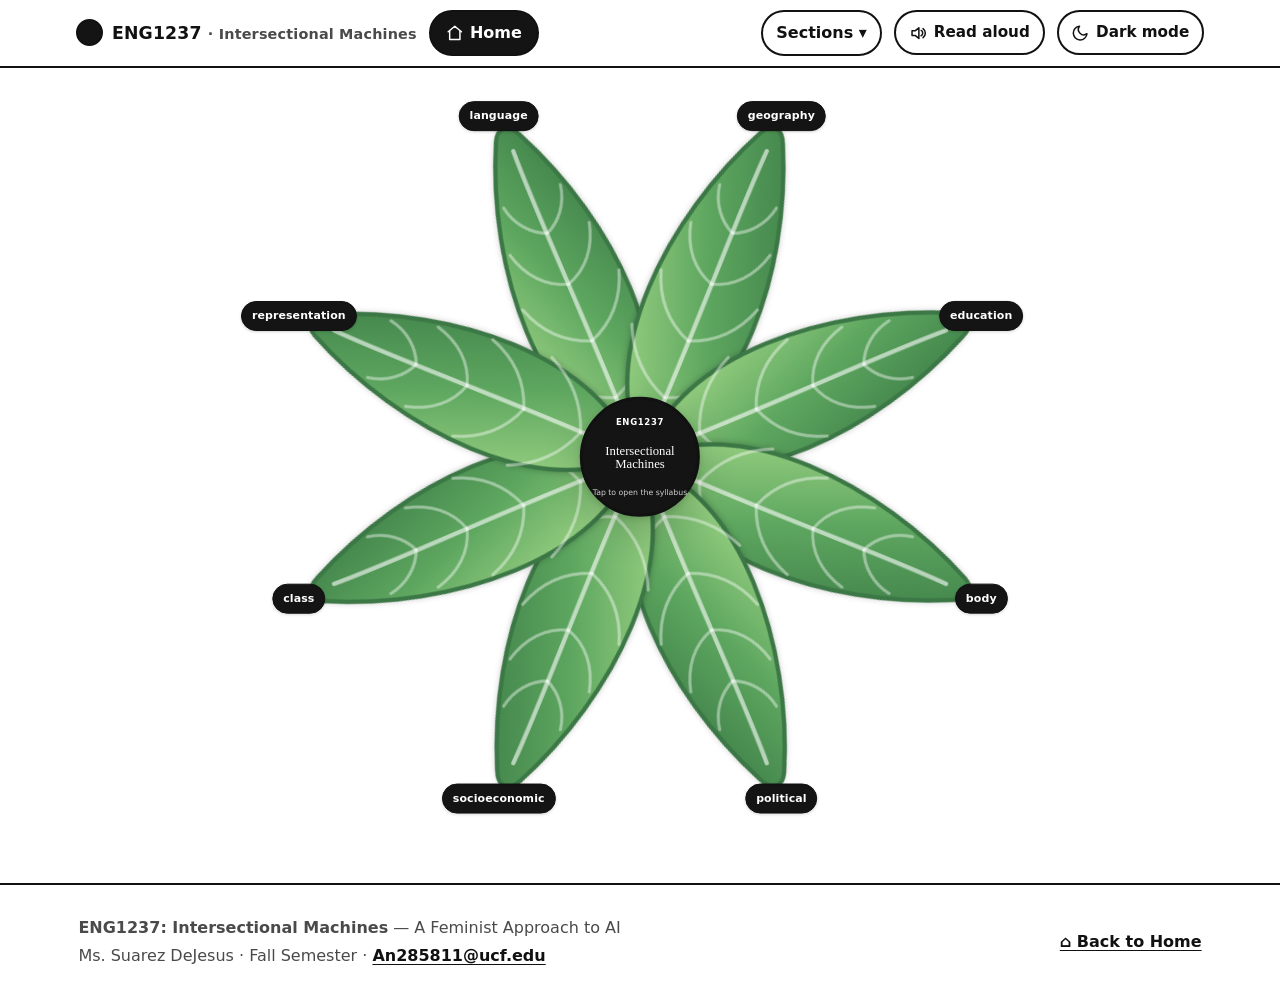
<file: index.html>
<!DOCTYPE html>
<html lang="en" data-theme="">
<head>
<meta charset="utf-8">
<meta name="viewport" content="width=device-width, initial-scale=1">
<title>ENG1237: Intersectional Machines — A Feminist Approach to AI</title>
<meta name="description" content="Interactive syllabus for ENG1237 Intersectional Machines: A Feminist Approach to AI.">
<link rel="preconnect" href="https://fonts.googleapis.com">
<link rel="stylesheet" href="assets/style.css?v=54cf5fe5">
<link rel="icon" href="data:image/svg+xml,%3Csvg xmlns='http://www.w3.org/2000/svg' viewBox='0 0 100 100'%3E%3Ccircle cx='50' cy='50' r='46' fill='%236b2d5c'/%3E%3Ctext x='50' y='68' font-size='54' text-anchor='middle' fill='%23fff' font-family='Georgia,serif'%3EIM%3C/text%3E%3C/svg%3E">
<script>
  // Set theme before paint to avoid a flash
  (function(){try{var t=localStorage.getItem('eng1237-theme');if(t==='light'||t==='dark')document.documentElement.setAttribute('data-theme',t);}catch(e){}})();
</script>
</head>
<body>
<a class="skip-link" href="#main">Skip to main content</a>

<div class="sticky-stack">
<header class="topbar">
  <div class="topbar-inner">
    <a class="brand" href="index.html">
      <span class="dot" aria-hidden="true"></span>
      <span>ENG1237 <small>&middot; Intersectional Machines</small></span>
    </a>
    <a class="home-tab" href="index.html"><svg viewBox="0 0 24 24" fill="none" stroke="currentColor" stroke-width="2" stroke-linecap="round" stroke-linejoin="round" aria-hidden="true"><path d="M3 10.5 12 3l9 7.5"/><path d="M5 9.5V21h14V9.5"/></svg><span>Home</span></a>
    <span class="nav-spacer"></span>

    <details class="menu" id="sections-menu">
      <summary aria-label="Jump to a section">Sections &#9662;</summary>
      <div class="menu-panel" role="menu">
        <a href="index.html" aria-current="page"><span class="num">&#8962;</span><span>Home</span></a>
        <a href="section1.html"><span class="num">1</span><span>Instructor Contact &amp; Course Frequency</span></a>
          <a href="section2.html"><span class="num">2</span><span>Course Description</span></a>
          <a href="section3.html"><span class="num">3</span><span>Course Objectives</span></a>
          <a href="section4.html"><span class="num">4</span><span>Required Course Reading Materials</span></a>
          <a href="section5.html"><span class="num">5</span><span>AI Bias Supplemental Readings</span></a>
          <a href="section6.html"><span class="num">6</span><span>Required Course Software &amp; AI Materials</span></a>
          <a href="section7.html"><span class="num">7</span><span>AI Policy</span></a>
          <a href="section8.html"><span class="num">8</span><span>Assignment Overview, Grading &amp; Late Policy</span></a>
          <a href="section9.html"><span class="num">9</span><span>Class-by-Class Schedule</span></a>
          <a href="section10.html"><span class="num">10</span><span>EXAMPLE of AGENTIC Textual Analysis</span></a>
      </div>
    </details>

    <button class="util-btn" id="read-aloud" type="button" aria-pressed="false"
            title="Read this page aloud">
      <svg viewBox="0 0 24 24" fill="none" stroke="currentColor" stroke-width="2" stroke-linecap="round" stroke-linejoin="round" aria-hidden="true"><path d="M4 9v6h4l5 4V5L8 9H4Z"/><path d="M16 8.5a4 4 0 0 1 0 7"/><path d="M18.5 6a7.5 7.5 0 0 1 0 12"/></svg><span class="label">Read aloud</span>
    </button>

    <button class="util-btn" id="theme-toggle" type="button" aria-pressed="false"
            title="Switch colour theme">
      <svg class="icon-sun" viewBox="0 0 24 24" fill="none" stroke="currentColor" stroke-width="2" stroke-linecap="round" stroke-linejoin="round" aria-hidden="true"><circle cx="12" cy="12" r="4"/><path d="M12 2v2M12 20v2M4.9 4.9l1.4 1.4M17.7 17.7l1.4 1.4M2 12h2M20 12h2M4.9 19.1l1.4-1.4M17.7 6.3l1.4-1.4"/></svg><svg class="icon-moon" viewBox="0 0 24 24" fill="none" stroke="currentColor" stroke-width="2" stroke-linecap="round" stroke-linejoin="round" aria-hidden="true"><path d="M21 12.8A9 9 0 1 1 11.2 3a7 7 0 0 0 9.8 9.8Z"/></svg><span class="label">Dark mode</span>
    </button>
  </div>
</header>

<div class="reader-bar" id="reader-bar" role="region" aria-label="Read aloud controls">
  <div class="reader-inner">
    <strong>&#128266; Reading aloud</strong>
    <button class="rbtn" id="reader-playpause" type="button">&#9208; Pause</button>
    <button class="rbtn" id="reader-restart" type="button">&#8635; Restart</button>
    <button class="rbtn" id="reader-stop" type="button">&#9632; Stop</button>
    <label>Voice
      <select id="reader-voice" aria-label="Choose a voice"></select>
    </label>
    <label>Speed
      <select id="reader-rate" aria-label="Reading speed">
        <option value="0.75">0.75&times;</option>
        <option value="0.9">0.9&times;</option>
        <option value="1" selected>1&times;</option>
        <option value="1.15">1.15&times;</option>
        <option value="1.35">1.35&times;</option>
      </select>
    </label>
    <span class="reader-status" id="reader-status" aria-live="polite"></span>
  </div>
</div>
</div>
<main id="main" tabindex="-1">
  <div class="wrap wide home-flower">
    <h1 class="visually-hidden">ENG1237: Intersectional Machines &mdash; syllabus</h1>

    <div class="lotus-stage" id="lotus-stage">
      <div class="lotus-fit">
        <div class="lotus">
    <div class="pads" role="group" aria-label="Course concepts — tap a leaf for a prelude">
      <button class="pad" type="button" style="--ang:337.5deg" data-concept="concept-language" aria-haspopup="dialog" aria-expanded="false"><span class="pad-leaf" aria-hidden="true"><svg class="leaf-svg" viewBox="0 0 60 120" aria-hidden="true" preserveAspectRatio="xMidYMax meet"><defs><linearGradient id="leafgrad" x1="0" y1="1" x2=".8" y2="0"><stop offset="0" stop-color="#a7db8b"/><stop offset=".55" stop-color="#5da65f"/><stop offset="1" stop-color="#3f8049"/></linearGradient></defs><path class="leaf-blade" d="M30 118 C4 96 8 44 26 7 C28 3 32 3 34 8 C52 46 55 95 30 118 Z" fill="url(#leafgrad)" stroke="#3c7746" stroke-width="1.4"/><path class="leaf-vein" d="M30 115 C31 74 29 36 30 12" fill="none" stroke="rgba(255,255,255,.6)" stroke-width="1.4" stroke-linecap="round"/><g class="leaf-vein" fill="none" stroke="rgba(255,255,255,.42)" stroke-width="1" stroke-linecap="round"><path d="M30 99 C22 96 15 90 11 81"/><path d="M30 99 C38 96 45 90 49 81"/><path d="M30 79 C22 76 16 70 13 61"/><path d="M30 79 C38 76 44 70 47 61"/><path d="M30 59 C23 57 18 51 16 43"/><path d="M30 59 C37 57 42 51 44 43"/><path d="M30 41 C25 39 21 34 20 28"/><path d="M30 41 C35 39 39 34 40 28"/></g></svg></span><span class="pad-label"><span class="pad-label-in">language</span></span></button>
      <button class="pad" type="button" style="--ang:22.5deg" data-concept="concept-geography" aria-haspopup="dialog" aria-expanded="false"><span class="pad-leaf" aria-hidden="true"><svg class="leaf-svg" viewBox="0 0 60 120" aria-hidden="true" preserveAspectRatio="xMidYMax meet"><defs><linearGradient id="leafgrad" x1="0" y1="1" x2=".8" y2="0"><stop offset="0" stop-color="#a7db8b"/><stop offset=".55" stop-color="#5da65f"/><stop offset="1" stop-color="#3f8049"/></linearGradient></defs><path class="leaf-blade" d="M30 118 C4 96 8 44 26 7 C28 3 32 3 34 8 C52 46 55 95 30 118 Z" fill="url(#leafgrad)" stroke="#3c7746" stroke-width="1.4"/><path class="leaf-vein" d="M30 115 C31 74 29 36 30 12" fill="none" stroke="rgba(255,255,255,.6)" stroke-width="1.4" stroke-linecap="round"/><g class="leaf-vein" fill="none" stroke="rgba(255,255,255,.42)" stroke-width="1" stroke-linecap="round"><path d="M30 99 C22 96 15 90 11 81"/><path d="M30 99 C38 96 45 90 49 81"/><path d="M30 79 C22 76 16 70 13 61"/><path d="M30 79 C38 76 44 70 47 61"/><path d="M30 59 C23 57 18 51 16 43"/><path d="M30 59 C37 57 42 51 44 43"/><path d="M30 41 C25 39 21 34 20 28"/><path d="M30 41 C35 39 39 34 40 28"/></g></svg></span><span class="pad-label"><span class="pad-label-in">geography</span></span></button>
      <button class="pad" type="button" style="--ang:67.5deg" data-concept="concept-education" aria-haspopup="dialog" aria-expanded="false"><span class="pad-leaf" aria-hidden="true"><svg class="leaf-svg" viewBox="0 0 60 120" aria-hidden="true" preserveAspectRatio="xMidYMax meet"><defs><linearGradient id="leafgrad" x1="0" y1="1" x2=".8" y2="0"><stop offset="0" stop-color="#a7db8b"/><stop offset=".55" stop-color="#5da65f"/><stop offset="1" stop-color="#3f8049"/></linearGradient></defs><path class="leaf-blade" d="M30 118 C4 96 8 44 26 7 C28 3 32 3 34 8 C52 46 55 95 30 118 Z" fill="url(#leafgrad)" stroke="#3c7746" stroke-width="1.4"/><path class="leaf-vein" d="M30 115 C31 74 29 36 30 12" fill="none" stroke="rgba(255,255,255,.6)" stroke-width="1.4" stroke-linecap="round"/><g class="leaf-vein" fill="none" stroke="rgba(255,255,255,.42)" stroke-width="1" stroke-linecap="round"><path d="M30 99 C22 96 15 90 11 81"/><path d="M30 99 C38 96 45 90 49 81"/><path d="M30 79 C22 76 16 70 13 61"/><path d="M30 79 C38 76 44 70 47 61"/><path d="M30 59 C23 57 18 51 16 43"/><path d="M30 59 C37 57 42 51 44 43"/><path d="M30 41 C25 39 21 34 20 28"/><path d="M30 41 C35 39 39 34 40 28"/></g></svg></span><span class="pad-label"><span class="pad-label-in">education</span></span></button>
      <button class="pad" type="button" style="--ang:112.5deg" data-concept="concept-body" aria-haspopup="dialog" aria-expanded="false"><span class="pad-leaf" aria-hidden="true"><svg class="leaf-svg" viewBox="0 0 60 120" aria-hidden="true" preserveAspectRatio="xMidYMax meet"><defs><linearGradient id="leafgrad" x1="0" y1="1" x2=".8" y2="0"><stop offset="0" stop-color="#a7db8b"/><stop offset=".55" stop-color="#5da65f"/><stop offset="1" stop-color="#3f8049"/></linearGradient></defs><path class="leaf-blade" d="M30 118 C4 96 8 44 26 7 C28 3 32 3 34 8 C52 46 55 95 30 118 Z" fill="url(#leafgrad)" stroke="#3c7746" stroke-width="1.4"/><path class="leaf-vein" d="M30 115 C31 74 29 36 30 12" fill="none" stroke="rgba(255,255,255,.6)" stroke-width="1.4" stroke-linecap="round"/><g class="leaf-vein" fill="none" stroke="rgba(255,255,255,.42)" stroke-width="1" stroke-linecap="round"><path d="M30 99 C22 96 15 90 11 81"/><path d="M30 99 C38 96 45 90 49 81"/><path d="M30 79 C22 76 16 70 13 61"/><path d="M30 79 C38 76 44 70 47 61"/><path d="M30 59 C23 57 18 51 16 43"/><path d="M30 59 C37 57 42 51 44 43"/><path d="M30 41 C25 39 21 34 20 28"/><path d="M30 41 C35 39 39 34 40 28"/></g></svg></span><span class="pad-label"><span class="pad-label-in">body</span></span></button>
      <button class="pad" type="button" style="--ang:157.5deg" data-concept="concept-political" aria-haspopup="dialog" aria-expanded="false"><span class="pad-leaf" aria-hidden="true"><svg class="leaf-svg" viewBox="0 0 60 120" aria-hidden="true" preserveAspectRatio="xMidYMax meet"><defs><linearGradient id="leafgrad" x1="0" y1="1" x2=".8" y2="0"><stop offset="0" stop-color="#a7db8b"/><stop offset=".55" stop-color="#5da65f"/><stop offset="1" stop-color="#3f8049"/></linearGradient></defs><path class="leaf-blade" d="M30 118 C4 96 8 44 26 7 C28 3 32 3 34 8 C52 46 55 95 30 118 Z" fill="url(#leafgrad)" stroke="#3c7746" stroke-width="1.4"/><path class="leaf-vein" d="M30 115 C31 74 29 36 30 12" fill="none" stroke="rgba(255,255,255,.6)" stroke-width="1.4" stroke-linecap="round"/><g class="leaf-vein" fill="none" stroke="rgba(255,255,255,.42)" stroke-width="1" stroke-linecap="round"><path d="M30 99 C22 96 15 90 11 81"/><path d="M30 99 C38 96 45 90 49 81"/><path d="M30 79 C22 76 16 70 13 61"/><path d="M30 79 C38 76 44 70 47 61"/><path d="M30 59 C23 57 18 51 16 43"/><path d="M30 59 C37 57 42 51 44 43"/><path d="M30 41 C25 39 21 34 20 28"/><path d="M30 41 C35 39 39 34 40 28"/></g></svg></span><span class="pad-label"><span class="pad-label-in">political</span></span></button>
      <button class="pad" type="button" style="--ang:202.5deg" data-concept="concept-socioeconomic" aria-haspopup="dialog" aria-expanded="false"><span class="pad-leaf" aria-hidden="true"><svg class="leaf-svg" viewBox="0 0 60 120" aria-hidden="true" preserveAspectRatio="xMidYMax meet"><defs><linearGradient id="leafgrad" x1="0" y1="1" x2=".8" y2="0"><stop offset="0" stop-color="#a7db8b"/><stop offset=".55" stop-color="#5da65f"/><stop offset="1" stop-color="#3f8049"/></linearGradient></defs><path class="leaf-blade" d="M30 118 C4 96 8 44 26 7 C28 3 32 3 34 8 C52 46 55 95 30 118 Z" fill="url(#leafgrad)" stroke="#3c7746" stroke-width="1.4"/><path class="leaf-vein" d="M30 115 C31 74 29 36 30 12" fill="none" stroke="rgba(255,255,255,.6)" stroke-width="1.4" stroke-linecap="round"/><g class="leaf-vein" fill="none" stroke="rgba(255,255,255,.42)" stroke-width="1" stroke-linecap="round"><path d="M30 99 C22 96 15 90 11 81"/><path d="M30 99 C38 96 45 90 49 81"/><path d="M30 79 C22 76 16 70 13 61"/><path d="M30 79 C38 76 44 70 47 61"/><path d="M30 59 C23 57 18 51 16 43"/><path d="M30 59 C37 57 42 51 44 43"/><path d="M30 41 C25 39 21 34 20 28"/><path d="M30 41 C35 39 39 34 40 28"/></g></svg></span><span class="pad-label"><span class="pad-label-in">socioeconomic</span></span></button>
      <button class="pad" type="button" style="--ang:247.5deg" data-concept="concept-class" aria-haspopup="dialog" aria-expanded="false"><span class="pad-leaf" aria-hidden="true"><svg class="leaf-svg" viewBox="0 0 60 120" aria-hidden="true" preserveAspectRatio="xMidYMax meet"><defs><linearGradient id="leafgrad" x1="0" y1="1" x2=".8" y2="0"><stop offset="0" stop-color="#a7db8b"/><stop offset=".55" stop-color="#5da65f"/><stop offset="1" stop-color="#3f8049"/></linearGradient></defs><path class="leaf-blade" d="M30 118 C4 96 8 44 26 7 C28 3 32 3 34 8 C52 46 55 95 30 118 Z" fill="url(#leafgrad)" stroke="#3c7746" stroke-width="1.4"/><path class="leaf-vein" d="M30 115 C31 74 29 36 30 12" fill="none" stroke="rgba(255,255,255,.6)" stroke-width="1.4" stroke-linecap="round"/><g class="leaf-vein" fill="none" stroke="rgba(255,255,255,.42)" stroke-width="1" stroke-linecap="round"><path d="M30 99 C22 96 15 90 11 81"/><path d="M30 99 C38 96 45 90 49 81"/><path d="M30 79 C22 76 16 70 13 61"/><path d="M30 79 C38 76 44 70 47 61"/><path d="M30 59 C23 57 18 51 16 43"/><path d="M30 59 C37 57 42 51 44 43"/><path d="M30 41 C25 39 21 34 20 28"/><path d="M30 41 C35 39 39 34 40 28"/></g></svg></span><span class="pad-label"><span class="pad-label-in">class</span></span></button>
      <button class="pad" type="button" style="--ang:292.5deg" data-concept="concept-representation" aria-haspopup="dialog" aria-expanded="false"><span class="pad-leaf" aria-hidden="true"><svg class="leaf-svg" viewBox="0 0 60 120" aria-hidden="true" preserveAspectRatio="xMidYMax meet"><defs><linearGradient id="leafgrad" x1="0" y1="1" x2=".8" y2="0"><stop offset="0" stop-color="#a7db8b"/><stop offset=".55" stop-color="#5da65f"/><stop offset="1" stop-color="#3f8049"/></linearGradient></defs><path class="leaf-blade" d="M30 118 C4 96 8 44 26 7 C28 3 32 3 34 8 C52 46 55 95 30 118 Z" fill="url(#leafgrad)" stroke="#3c7746" stroke-width="1.4"/><path class="leaf-vein" d="M30 115 C31 74 29 36 30 12" fill="none" stroke="rgba(255,255,255,.6)" stroke-width="1.4" stroke-linecap="round"/><g class="leaf-vein" fill="none" stroke="rgba(255,255,255,.42)" stroke-width="1" stroke-linecap="round"><path d="M30 99 C22 96 15 90 11 81"/><path d="M30 99 C38 96 45 90 49 81"/><path d="M30 79 C22 76 16 70 13 61"/><path d="M30 79 C38 76 44 70 47 61"/><path d="M30 59 C23 57 18 51 16 43"/><path d="M30 59 C37 57 42 51 44 43"/><path d="M30 41 C25 39 21 34 20 28"/><path d="M30 41 C35 39 39 34 40 28"/></g></svg></span><span class="pad-label"><span class="pad-label-in">representation</span></span></button>
    </div>
    <div class="ring ring-back" role="list">
      <a class="petal" role="listitem" href="section10.html" style="--ang:330.0deg; --pc:#a9d8c0;" aria-label="Section 10: Example of Agentic Textual Analysis"><span class="p-inner"><span class="p-num">10</span><span class="p-title">EXAMPLE of AGENTIC Textual Analysis</span></span></a>
    </div>
    <div class="ring ring0" role="list">
      <a class="petal" role="listitem" href="section1.html" style="--ang:30.0deg; --pc:#f4bcd0;" aria-label="Section 1: Instructor Contact and Course Frequency"><span class="p-inner"><span class="p-num">1</span><span class="p-title">Instructor Contact &amp; Course Frequency</span></span></a>
      <a class="petal" role="listitem" href="section2.html" style="--ang:150.0deg; --pc:#f7d6a3;" aria-label="Section 2: Course Description"><span class="p-inner"><span class="p-num">2</span><span class="p-title">Course Description</span></span></a>
      <a class="petal" role="listitem" href="section3.html" style="--ang:270.0deg; --pc:#f1e595;" aria-label="Section 3: Course Objectives"><span class="p-inner"><span class="p-num">3</span><span class="p-title">Course Objectives</span></span></a>
    </div>
    <div class="ring ring1" role="list">
      <a class="petal" role="listitem" href="section4.html" style="--ang:0.0deg; --pc:#cbe7a4;" aria-label="Section 4: Required Course Reading Materials"><span class="p-inner"><span class="p-num">4</span><span class="p-title">Required Course Reading Materials</span></span></a>
      <a class="petal" role="listitem" href="section5.html" style="--ang:60.0deg; --pc:#aee2d1;" aria-label="Section 5: AI Bias Supplemental Readings"><span class="p-inner"><span class="p-num">5</span><span class="p-title">AI Bias Supplemental Readings</span></span></a>
      <a class="petal" role="listitem" href="section6.html" style="--ang:120.0deg; --pc:#b4daf3;" aria-label="Section 6: Required Course Software and AI Materials"><span class="p-inner"><span class="p-num">6</span><span class="p-title">Required Course Software and AI Materials</span></span></a>
      <a class="petal" role="listitem" href="section7.html" style="--ang:180.0deg; --pc:#c4c8f1;" aria-label="Section 7: AI Policy"><span class="p-inner"><span class="p-num">7</span><span class="p-title">AI Policy</span></span></a>
      <a class="petal" role="listitem" href="section8.html" style="--ang:240.0deg; --pc:#e6c3ef;" aria-label="Section 8: Assignment Overview, Grading, and Late Policy"><span class="p-inner"><span class="p-num">8</span><span class="p-title">Assignment Overview, Grading, and Late Policy</span></span></a>
      <a class="petal" role="listitem" href="section9.html" style="--ang:300.0deg; --pc:#f6bcb7;" aria-label="Section 9: Class-by-Class Schedule"><span class="p-inner"><span class="p-num">9</span><span class="p-title">Class-by-Class Schedule</span></span></a>
    </div>
          <button type="button" class="lotus-center" id="lotus-center"
                  aria-expanded="false" aria-controls="lotus-stage">
            <span class="lc-course">ENG1237</span>
            <span class="lc-title">Intersectional Machines</span>
            <span class="lc-hint" id="lotus-hint">Tap to open the syllabus</span>
          </button>
        </div>
      </div>
    </div>
    <div class="bubble-sources" hidden aria-hidden="true">
      <div id="src-concept-language"><h3>language</h3><p class="take">What happens to dialect, register, and multilingual voice when generative AI rewrites it.</p><p class="fits"><span class="fits-h">Theories &amp; authors:</span> Slator, &ldquo;He Said, She Said&rdquo; (gender in machine translation); Noble, &ldquo;Google Search&rdquo;; Crenshaw on intersectional voice.</p></div>
      <div id="src-concept-geography"><h3>geography</h3><p class="take">Where AI is built, whose data it harvests, and which places it centers or pushes to the margins.</p><p class="fits"><span class="fits-h">Theories &amp; authors:</span> West et al., &ldquo;Discriminating Systems&rdquo;; Crawford &amp; Paglen, &ldquo;Excavating AI.&rdquo;</p></div>
      <div id="src-concept-education"><h3>education</h3><p class="take">How AI enters classrooms and the digital humanities, and whom its tools include or leave out.</p><p class="fits"><span class="fits-h">Theories &amp; authors:</span> Kirschenbaum, &ldquo;What is DH?&rdquo;; Williams, &ldquo;Disability, Universal Design &amp; the DH&rdquo;; Ratto, &ldquo;Critical Making.&rdquo;</p></div>
      <div id="src-concept-body"><h3>body</h3><p class="take">How AI reads &mdash; and mis-reads &mdash; bodies, from facial recognition to medical risk.</p><p class="fits"><span class="fits-h">Theories &amp; authors:</span> Buolamwini on the &ldquo;coded gaze&rdquo;; Williams on universal design; the healthcare risk-algorithm case (Obermeyer).</p></div>
      <div id="src-concept-political"><h3>political</h3><p class="take">AI in law, policing, and public benefits &mdash; and whom it disadvantages.</p><p class="fits"><span class="fits-h">Theories &amp; authors:</span> Crenshaw on antidiscrimination law; Angwin et al., &ldquo;Machine Bias&rdquo; (COMPAS); the MIDAS and Idaho Medicaid cases.</p></div>
      <div id="src-concept-socioeconomic"><h3>socioeconomic</h3><p class="take">AI gatekeeping jobs, credit, and housing.</p><p class="fits"><span class="fits-h">Theories &amp; authors:</span> Amazon&rsquo;s hiring tool; the Apple Card and mortgage-approval cases; West, &ldquo;Redistribution and Rekognition.&rdquo;</p></div>
      <div id="src-concept-class"><h3>class</h3><p class="take">Who holds power in the AI industry and whose labor is buried in the data.</p><p class="fits"><span class="fits-h">Theories &amp; authors:</span> West et al., &ldquo;Discriminating Systems&rdquo; (the &ldquo;diversity crisis&rdquo;); Wajcman, &ldquo;Feminist Theories of Technology.&rdquo;</p></div>
      <div id="src-concept-representation"><h3>representation</h3><p class="take">How AI pictures &mdash; and erases &mdash; identity in text and image.</p><p class="fits"><span class="fits-h">Theories &amp; authors:</span> Crawford &amp; Paglen, &ldquo;Excavating AI&rdquo;; Noble on hyper-visibility / invisibility; the Stable Diffusion and Gemini image cases.</p></div>
    </div>
    <div class="concept-bubble" id="concept-bubble" role="dialog"
         aria-label="Concept prelude" hidden>
      <button class="bubble-close" id="bubble-close" type="button" aria-label="Close">&times;</button>
      <div class="bubble-body" id="bubble-body"></div>
    </div>
    
  </div>
</main>

<footer class="site">
  <div class="foot-inner">
    <div>
      <strong>ENG1237: Intersectional Machines</strong> &mdash; A Feminist Approach to AI<br>
      Ms. Suarez DeJesus &middot; Fall Semester &middot;
      <a href="mailto:An285811@ucf.edu">An285811@ucf.edu</a>
    </div>
    <div><a href="index.html">&#8962; Back to Home</a></div>
  </div>
</footer>

<script src="assets/app.js?v=54cf5fe5"></script>
</body>
</html>
</file>
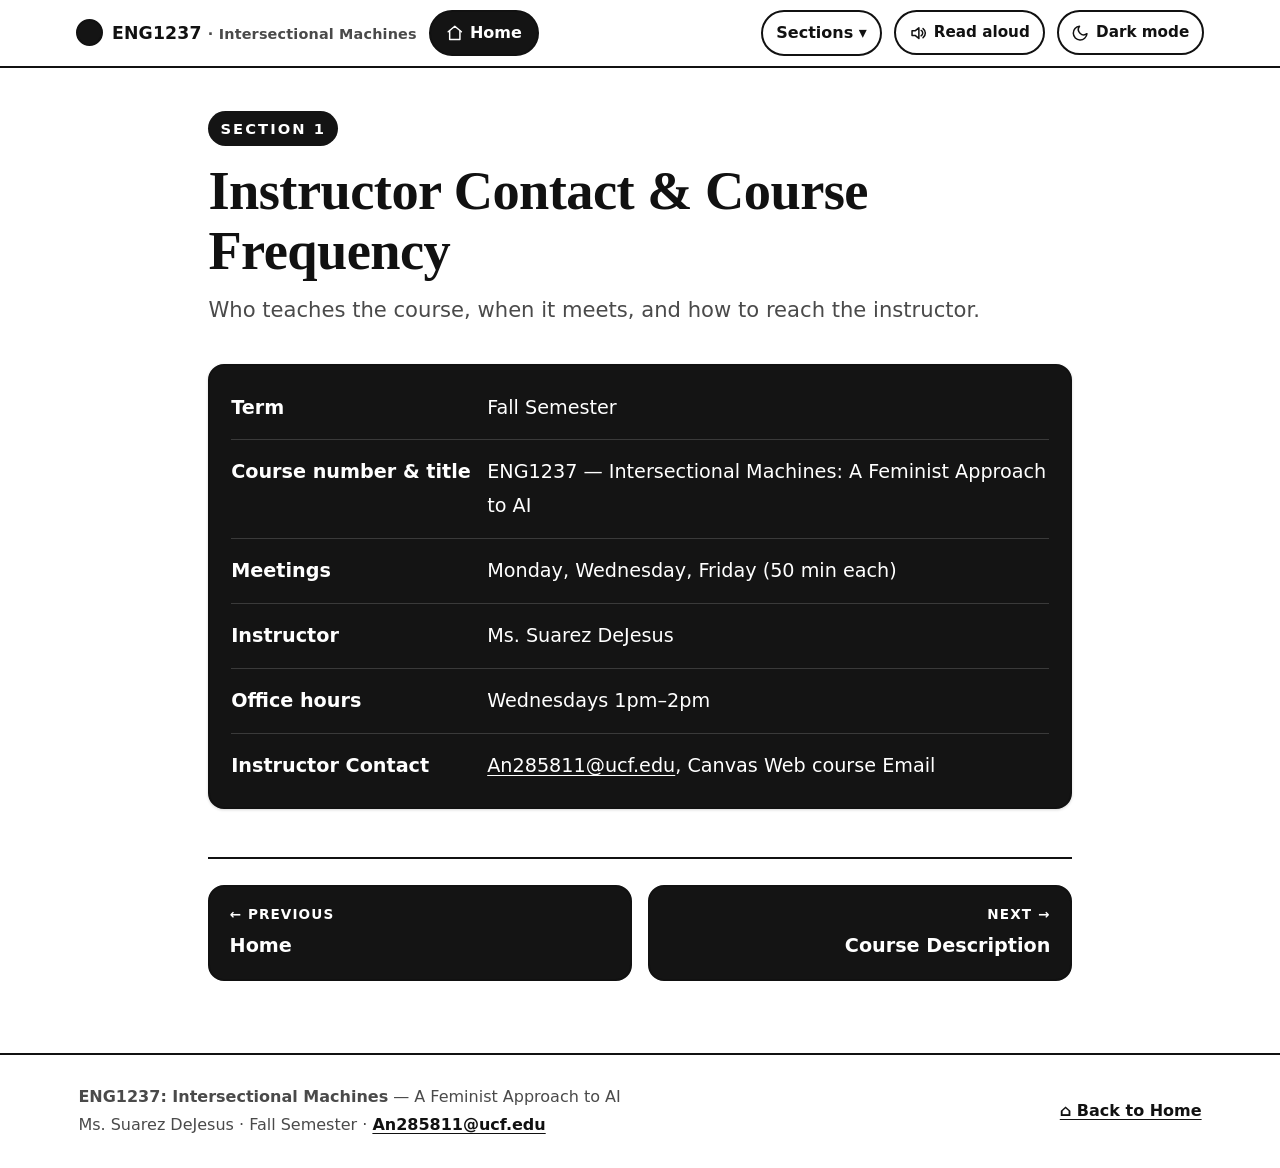
<file: section1.html>
<!DOCTYPE html>
<html lang="en" data-theme="">
<head>
<meta charset="utf-8">
<meta name="viewport" content="width=device-width, initial-scale=1">
<title>Section 1: Instructor Contact & Course Frequency — ENG1237 Intersectional Machines</title>
<meta name="description" content="Interactive syllabus for ENG1237 Intersectional Machines: A Feminist Approach to AI.">
<link rel="preconnect" href="https://fonts.googleapis.com">
<link rel="stylesheet" href="assets/style.css?v=54cf5fe5">
<link rel="icon" href="data:image/svg+xml,%3Csvg xmlns='http://www.w3.org/2000/svg' viewBox='0 0 100 100'%3E%3Ccircle cx='50' cy='50' r='46' fill='%236b2d5c'/%3E%3Ctext x='50' y='68' font-size='54' text-anchor='middle' fill='%23fff' font-family='Georgia,serif'%3EIM%3C/text%3E%3C/svg%3E">
<script>
  // Set theme before paint to avoid a flash
  (function(){try{var t=localStorage.getItem('eng1237-theme');if(t==='light'||t==='dark')document.documentElement.setAttribute('data-theme',t);}catch(e){}})();
</script>
</head>
<body>
<a class="skip-link" href="#main">Skip to main content</a>

<div class="sticky-stack">
<header class="topbar">
  <div class="topbar-inner">
    <a class="brand" href="index.html">
      <span class="dot" aria-hidden="true"></span>
      <span>ENG1237 <small>&middot; Intersectional Machines</small></span>
    </a>
    <a class="home-tab" href="index.html"><svg viewBox="0 0 24 24" fill="none" stroke="currentColor" stroke-width="2" stroke-linecap="round" stroke-linejoin="round" aria-hidden="true"><path d="M3 10.5 12 3l9 7.5"/><path d="M5 9.5V21h14V9.5"/></svg><span>Home</span></a>
    <span class="nav-spacer"></span>

    <details class="menu" id="sections-menu">
      <summary aria-label="Jump to a section">Sections &#9662;</summary>
      <div class="menu-panel" role="menu">
        <a href="index.html"><span class="num">&#8962;</span><span>Home</span></a>
        <a href="section1.html" aria-current="page"><span class="num">1</span><span>Instructor Contact &amp; Course Frequency</span></a>
          <a href="section2.html"><span class="num">2</span><span>Course Description</span></a>
          <a href="section3.html"><span class="num">3</span><span>Course Objectives</span></a>
          <a href="section4.html"><span class="num">4</span><span>Required Course Reading Materials</span></a>
          <a href="section5.html"><span class="num">5</span><span>AI Bias Supplemental Readings</span></a>
          <a href="section6.html"><span class="num">6</span><span>Required Course Software &amp; AI Materials</span></a>
          <a href="section7.html"><span class="num">7</span><span>AI Policy</span></a>
          <a href="section8.html"><span class="num">8</span><span>Assignment Overview, Grading &amp; Late Policy</span></a>
          <a href="section9.html"><span class="num">9</span><span>Class-by-Class Schedule</span></a>
          <a href="section10.html"><span class="num">10</span><span>EXAMPLE of AGENTIC Textual Analysis</span></a>
      </div>
    </details>

    <button class="util-btn" id="read-aloud" type="button" aria-pressed="false"
            title="Read this page aloud">
      <svg viewBox="0 0 24 24" fill="none" stroke="currentColor" stroke-width="2" stroke-linecap="round" stroke-linejoin="round" aria-hidden="true"><path d="M4 9v6h4l5 4V5L8 9H4Z"/><path d="M16 8.5a4 4 0 0 1 0 7"/><path d="M18.5 6a7.5 7.5 0 0 1 0 12"/></svg><span class="label">Read aloud</span>
    </button>

    <button class="util-btn" id="theme-toggle" type="button" aria-pressed="false"
            title="Switch colour theme">
      <svg class="icon-sun" viewBox="0 0 24 24" fill="none" stroke="currentColor" stroke-width="2" stroke-linecap="round" stroke-linejoin="round" aria-hidden="true"><circle cx="12" cy="12" r="4"/><path d="M12 2v2M12 20v2M4.9 4.9l1.4 1.4M17.7 17.7l1.4 1.4M2 12h2M20 12h2M4.9 19.1l1.4-1.4M17.7 6.3l1.4-1.4"/></svg><svg class="icon-moon" viewBox="0 0 24 24" fill="none" stroke="currentColor" stroke-width="2" stroke-linecap="round" stroke-linejoin="round" aria-hidden="true"><path d="M21 12.8A9 9 0 1 1 11.2 3a7 7 0 0 0 9.8 9.8Z"/></svg><span class="label">Dark mode</span>
    </button>
  </div>
</header>

<div class="reader-bar" id="reader-bar" role="region" aria-label="Read aloud controls">
  <div class="reader-inner">
    <strong>&#128266; Reading aloud</strong>
    <button class="rbtn" id="reader-playpause" type="button">&#9208; Pause</button>
    <button class="rbtn" id="reader-restart" type="button">&#8635; Restart</button>
    <button class="rbtn" id="reader-stop" type="button">&#9632; Stop</button>
    <label>Voice
      <select id="reader-voice" aria-label="Choose a voice"></select>
    </label>
    <label>Speed
      <select id="reader-rate" aria-label="Reading speed">
        <option value="0.75">0.75&times;</option>
        <option value="0.9">0.9&times;</option>
        <option value="1" selected>1&times;</option>
        <option value="1.15">1.15&times;</option>
        <option value="1.35">1.35&times;</option>
      </select>
    </label>
    <span class="reader-status" id="reader-status" aria-live="polite"></span>
  </div>
</div>
</div>
<main id="main" tabindex="-1">
  <div class="wrap">
    <div class="page-head"><span class="eyebrow">Section 1</span><h1>Instructor Contact &amp; Course Frequency</h1><p class="lede">Who teaches the course, when it meets, and how to reach the instructor.</p></div>

    <dl class="info-list">
      <div class="row"><dt>Term</dt><dd>Fall Semester</dd></div>
      <div class="row"><dt>Course number &amp; title</dt><dd>ENG1237 &mdash; Intersectional Machines: A Feminist Approach to AI</dd></div>
      <div class="row"><dt>Meetings</dt><dd>Monday, Wednesday, Friday (50 min each)</dd></div>
      <div class="row"><dt>Instructor</dt><dd>Ms. Suarez DeJesus</dd></div>
      <div class="row"><dt>Office hours</dt><dd>Wednesdays 1pm&ndash;2pm</dd></div>
      <div class="row"><dt>Instructor Contact</dt>
        <dd><a href="mailto:An285811@ucf.edu">An285811@ucf.edu</a>, Canvas Web course Email</dd></div>
    </dl>
    <nav class="pager" aria-label="Section navigation"><a class="prev" href="index.html"><span class="dir">&#8592; Previous</span><span class="ttl">Home</span></a><a class="next" href="section2.html"><span class="dir">Next &#8594;</span><span class="ttl">Course Description</span></a></nav>
  </div>
</main>

<footer class="site">
  <div class="foot-inner">
    <div>
      <strong>ENG1237: Intersectional Machines</strong> &mdash; A Feminist Approach to AI<br>
      Ms. Suarez DeJesus &middot; Fall Semester &middot;
      <a href="mailto:An285811@ucf.edu">An285811@ucf.edu</a>
    </div>
    <div><a href="index.html">&#8962; Back to Home</a></div>
  </div>
</footer>

<script src="assets/app.js?v=54cf5fe5"></script>
</body>
</html>
</file>
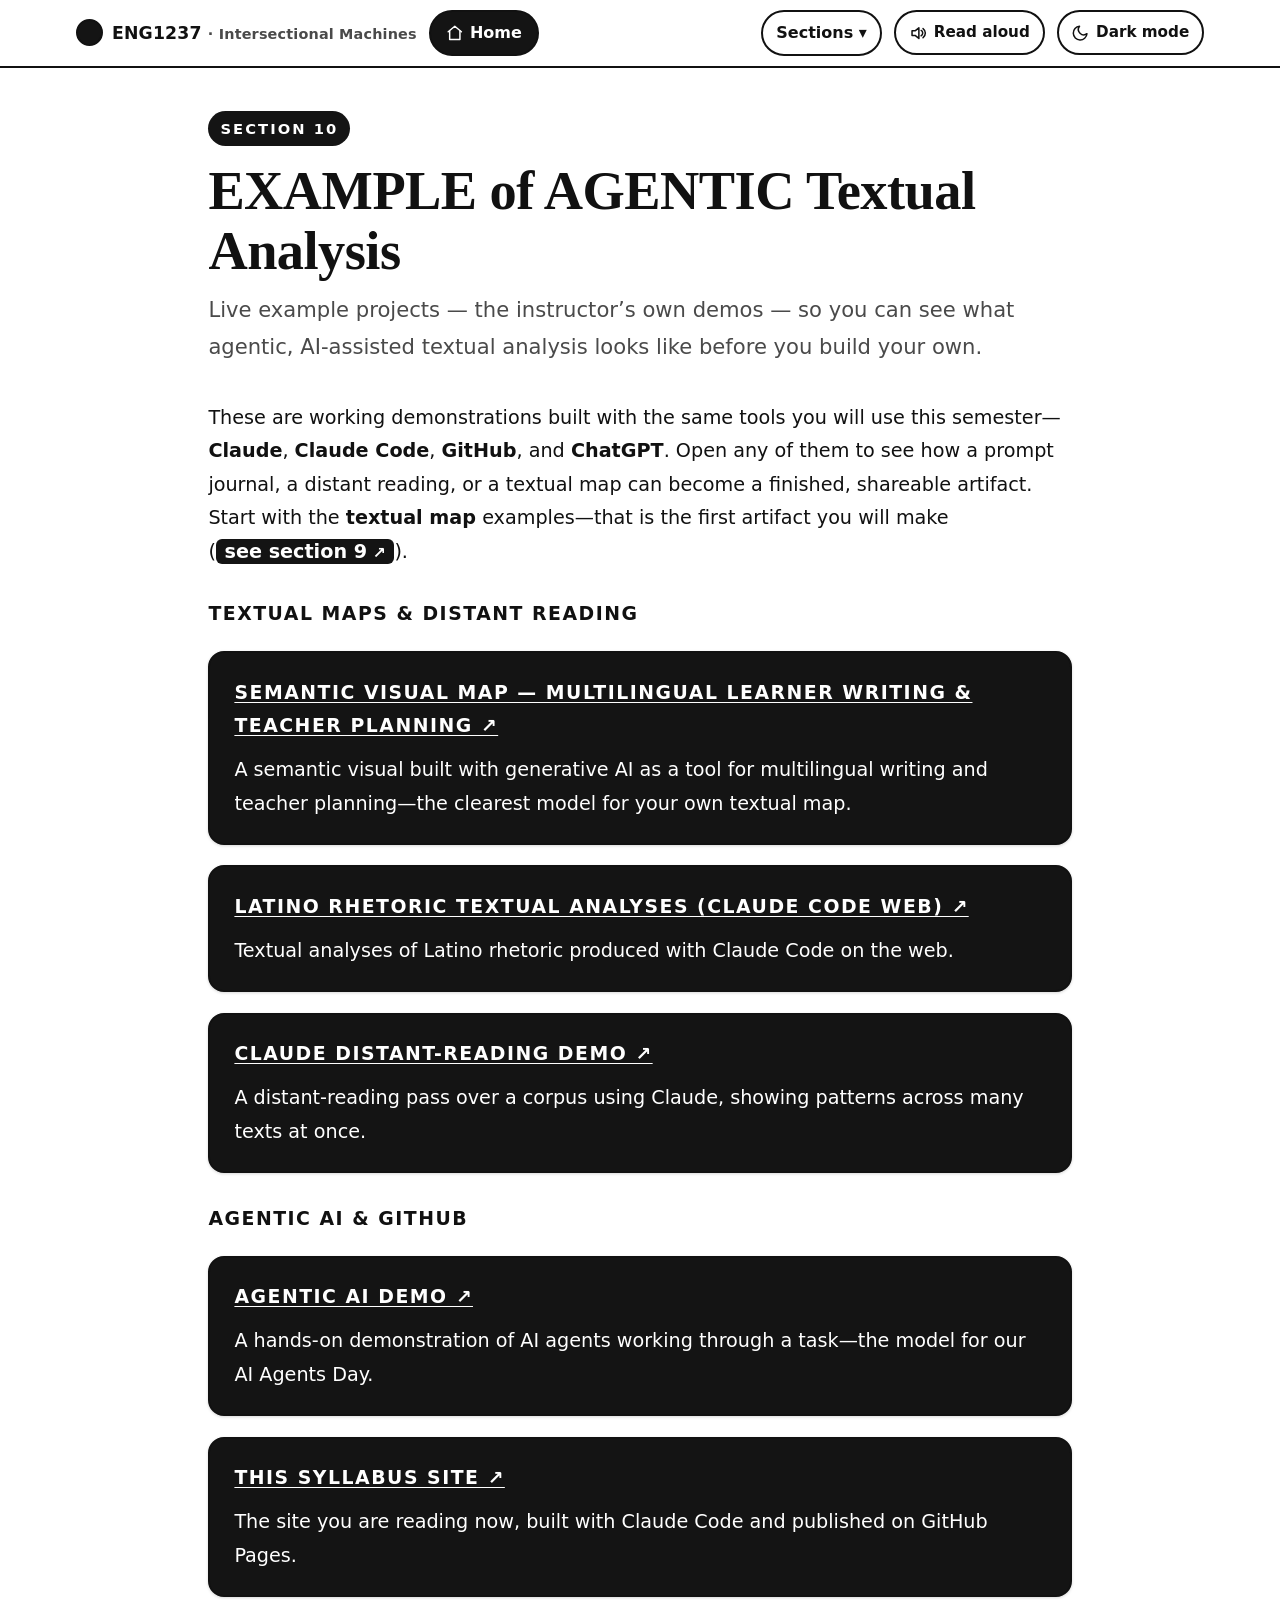
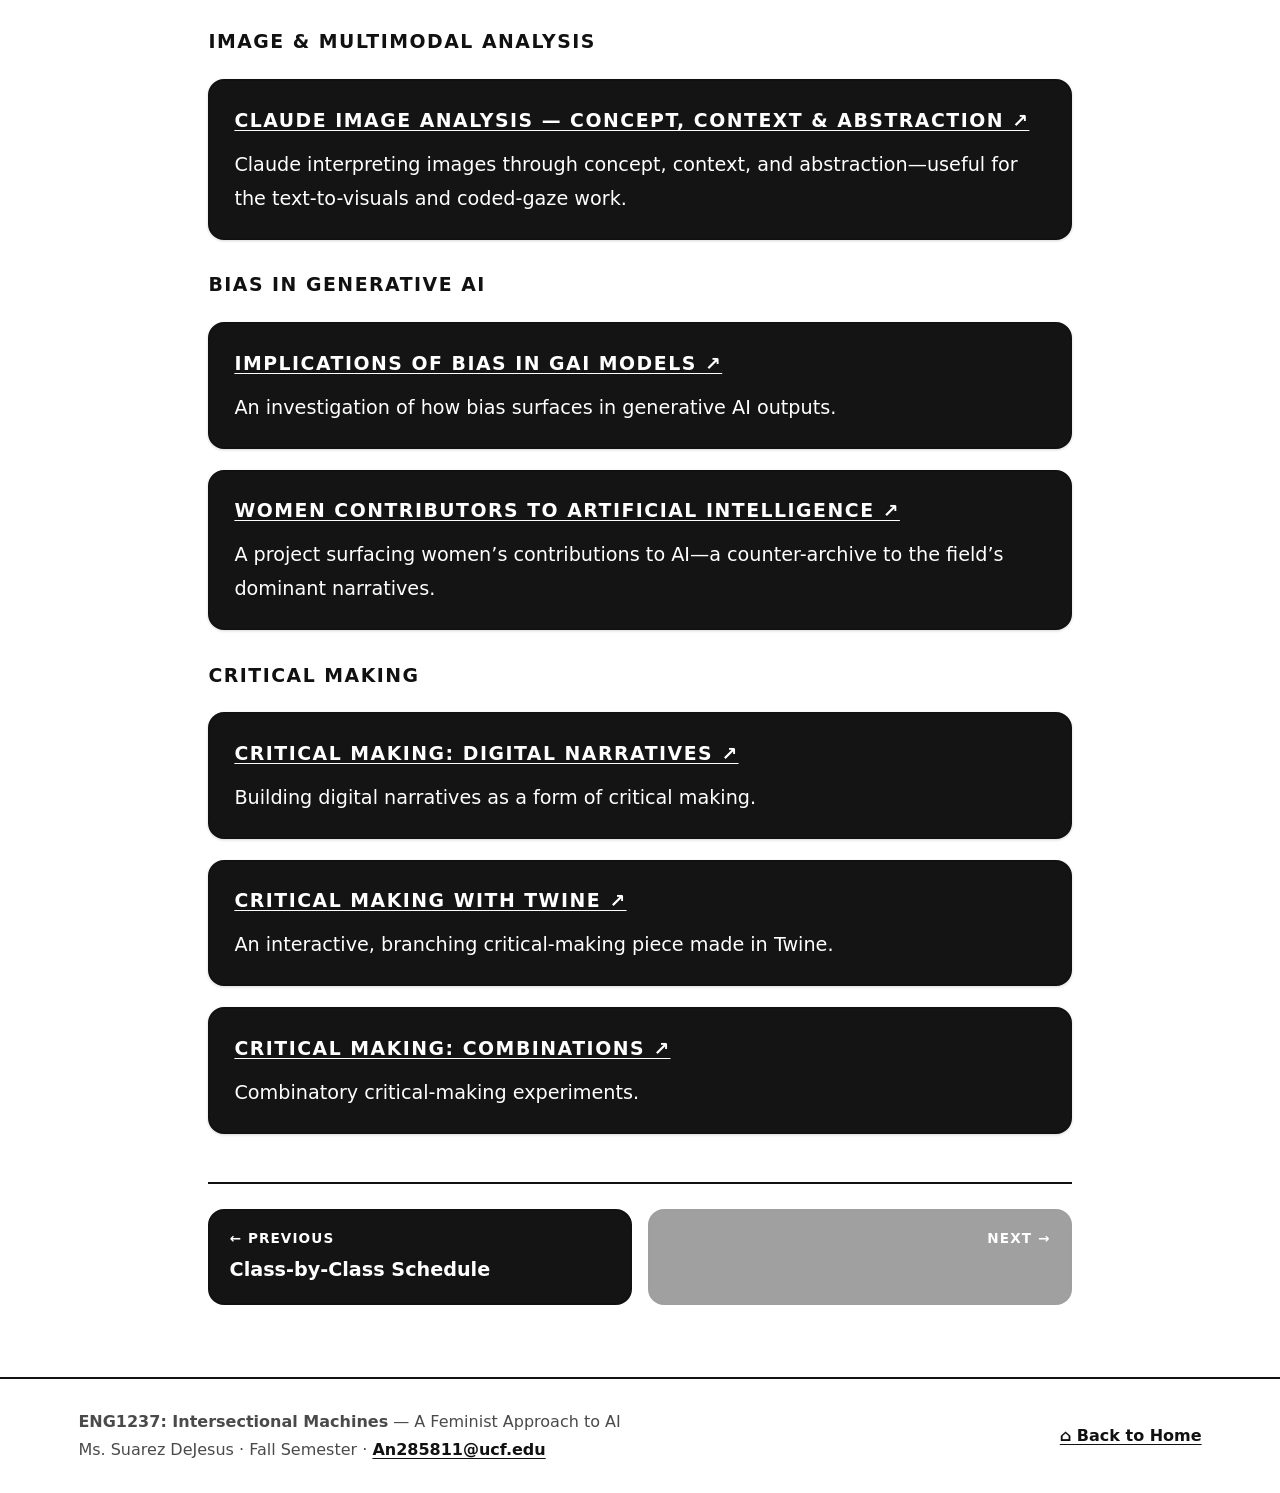
<file: section10.html>
<!DOCTYPE html>
<html lang="en" data-theme="">
<head>
<meta charset="utf-8">
<meta name="viewport" content="width=device-width, initial-scale=1">
<title>Section 10: EXAMPLE of AGENTIC Textual Analysis — ENG1237 Intersectional Machines</title>
<meta name="description" content="Interactive syllabus for ENG1237 Intersectional Machines: A Feminist Approach to AI.">
<link rel="preconnect" href="https://fonts.googleapis.com">
<link rel="stylesheet" href="assets/style.css?v=54cf5fe5">
<link rel="icon" href="data:image/svg+xml,%3Csvg xmlns='http://www.w3.org/2000/svg' viewBox='0 0 100 100'%3E%3Ccircle cx='50' cy='50' r='46' fill='%236b2d5c'/%3E%3Ctext x='50' y='68' font-size='54' text-anchor='middle' fill='%23fff' font-family='Georgia,serif'%3EIM%3C/text%3E%3C/svg%3E">
<script>
  // Set theme before paint to avoid a flash
  (function(){try{var t=localStorage.getItem('eng1237-theme');if(t==='light'||t==='dark')document.documentElement.setAttribute('data-theme',t);}catch(e){}})();
</script>
</head>
<body>
<a class="skip-link" href="#main">Skip to main content</a>

<div class="sticky-stack">
<header class="topbar">
  <div class="topbar-inner">
    <a class="brand" href="index.html">
      <span class="dot" aria-hidden="true"></span>
      <span>ENG1237 <small>&middot; Intersectional Machines</small></span>
    </a>
    <a class="home-tab" href="index.html"><svg viewBox="0 0 24 24" fill="none" stroke="currentColor" stroke-width="2" stroke-linecap="round" stroke-linejoin="round" aria-hidden="true"><path d="M3 10.5 12 3l9 7.5"/><path d="M5 9.5V21h14V9.5"/></svg><span>Home</span></a>
    <span class="nav-spacer"></span>

    <details class="menu" id="sections-menu">
      <summary aria-label="Jump to a section">Sections &#9662;</summary>
      <div class="menu-panel" role="menu">
        <a href="index.html"><span class="num">&#8962;</span><span>Home</span></a>
        <a href="section1.html"><span class="num">1</span><span>Instructor Contact &amp; Course Frequency</span></a>
          <a href="section2.html"><span class="num">2</span><span>Course Description</span></a>
          <a href="section3.html"><span class="num">3</span><span>Course Objectives</span></a>
          <a href="section4.html"><span class="num">4</span><span>Required Course Reading Materials</span></a>
          <a href="section5.html"><span class="num">5</span><span>AI Bias Supplemental Readings</span></a>
          <a href="section6.html"><span class="num">6</span><span>Required Course Software &amp; AI Materials</span></a>
          <a href="section7.html"><span class="num">7</span><span>AI Policy</span></a>
          <a href="section8.html"><span class="num">8</span><span>Assignment Overview, Grading &amp; Late Policy</span></a>
          <a href="section9.html"><span class="num">9</span><span>Class-by-Class Schedule</span></a>
          <a href="section10.html" aria-current="page"><span class="num">10</span><span>EXAMPLE of AGENTIC Textual Analysis</span></a>
      </div>
    </details>

    <button class="util-btn" id="read-aloud" type="button" aria-pressed="false"
            title="Read this page aloud">
      <svg viewBox="0 0 24 24" fill="none" stroke="currentColor" stroke-width="2" stroke-linecap="round" stroke-linejoin="round" aria-hidden="true"><path d="M4 9v6h4l5 4V5L8 9H4Z"/><path d="M16 8.5a4 4 0 0 1 0 7"/><path d="M18.5 6a7.5 7.5 0 0 1 0 12"/></svg><span class="label">Read aloud</span>
    </button>

    <button class="util-btn" id="theme-toggle" type="button" aria-pressed="false"
            title="Switch colour theme">
      <svg class="icon-sun" viewBox="0 0 24 24" fill="none" stroke="currentColor" stroke-width="2" stroke-linecap="round" stroke-linejoin="round" aria-hidden="true"><circle cx="12" cy="12" r="4"/><path d="M12 2v2M12 20v2M4.9 4.9l1.4 1.4M17.7 17.7l1.4 1.4M2 12h2M20 12h2M4.9 19.1l1.4-1.4M17.7 6.3l1.4-1.4"/></svg><svg class="icon-moon" viewBox="0 0 24 24" fill="none" stroke="currentColor" stroke-width="2" stroke-linecap="round" stroke-linejoin="round" aria-hidden="true"><path d="M21 12.8A9 9 0 1 1 11.2 3a7 7 0 0 0 9.8 9.8Z"/></svg><span class="label">Dark mode</span>
    </button>
  </div>
</header>

<div class="reader-bar" id="reader-bar" role="region" aria-label="Read aloud controls">
  <div class="reader-inner">
    <strong>&#128266; Reading aloud</strong>
    <button class="rbtn" id="reader-playpause" type="button">&#9208; Pause</button>
    <button class="rbtn" id="reader-restart" type="button">&#8635; Restart</button>
    <button class="rbtn" id="reader-stop" type="button">&#9632; Stop</button>
    <label>Voice
      <select id="reader-voice" aria-label="Choose a voice"></select>
    </label>
    <label>Speed
      <select id="reader-rate" aria-label="Reading speed">
        <option value="0.75">0.75&times;</option>
        <option value="0.9">0.9&times;</option>
        <option value="1" selected>1&times;</option>
        <option value="1.15">1.15&times;</option>
        <option value="1.35">1.35&times;</option>
      </select>
    </label>
    <span class="reader-status" id="reader-status" aria-live="polite"></span>
  </div>
</div>
</div>
<main id="main" tabindex="-1">
  <div class="wrap">
    <div class="page-head"><span class="eyebrow">Section 10</span><h1>EXAMPLE of AGENTIC Textual Analysis</h1><p class="lede">Live example projects &mdash; the instructor&rsquo;s own demos &mdash; so you can see what agentic, AI-assisted textual analysis looks like before you build your own.</p></div>

    <p>These are working demonstrations built with the same tools you will use this
    semester&mdash;<strong>Claude</strong>, <strong>Claude Code</strong>,
    <strong>GitHub</strong>, and <strong>ChatGPT</strong>. Open any of them to see how a
    prompt journal, a distant reading, or a textual map can become a finished, shareable
    artifact. Start with the <strong>textual map</strong> examples&mdash;that is the first
    artifact you will make (<a class="xref" href="section9.html">see section 9</a>).</p>
    <section class="reading-group">
      <h3>Textual maps &amp; distant reading</h3>
      <div class="block">
        <h3 style="margin-top:0"><a href="https://acsuarez84.github.io/Generative-AI-Prompt-Engineering-Teaching-Learning-with-AI/" target="_blank" rel="noopener">Semantic visual map &mdash; multilingual learner writing &amp; teacher planning &#8599;</a></h3>
        <p style="margin-bottom:0">A semantic visual built with generative AI as a tool for multilingual writing and teacher planning&mdash;the clearest model for your own textual map.</p>
      </div>
      <div class="block">
        <h3 style="margin-top:0"><a href="https://acsuarez84.github.io/HumInAgeofAI-Textual-Analyses/" target="_blank" rel="noopener">Latino Rhetoric textual analyses (Claude Code Web) &#8599;</a></h3>
        <p style="margin-bottom:0">Textual analyses of Latino rhetoric produced with Claude Code on the web.</p>
      </div>
      <div class="block">
        <h3 style="margin-top:0"><a href="https://acsuarez84.github.io/claude-distant-reading-demo/" target="_blank" rel="noopener">Claude distant-reading demo &#8599;</a></h3>
        <p style="margin-bottom:0">A distant-reading pass over a corpus using Claude, showing patterns across many texts at once.</p>
      </div>
    </section>
    <section class="reading-group">
      <h3>Agentic AI &amp; GitHub</h3>
      <div class="block">
        <h3 style="margin-top:0"><a href="https://acsuarez84.github.io/AgenticDemoing/" target="_blank" rel="noopener">Agentic AI demo &#8599;</a></h3>
        <p style="margin-bottom:0">A hands-on demonstration of AI agents working through a task&mdash;the model for our AI Agents Day.</p>
      </div>
      <div class="block">
        <h3 style="margin-top:0"><a href="https://acsuarez84.github.io/ENG1237-Intersectional-Machines-Course-Syllabus/" target="_blank" rel="noopener">This syllabus site &#8599;</a></h3>
        <p style="margin-bottom:0">The site you are reading now, built with Claude Code and published on GitHub Pages.</p>
      </div>
    </section>
    <section class="reading-group">
      <h3>Image &amp; multimodal analysis</h3>
      <div class="block">
        <h3 style="margin-top:0"><a href="https://acsuarez84.github.io/Image-Analysis-Demo/" target="_blank" rel="noopener">Claude image analysis &mdash; concept, context &amp; abstraction &#8599;</a></h3>
        <p style="margin-bottom:0">Claude interpreting images through concept, context, and abstraction&mdash;useful for the text-to-visuals and coded-gaze work.</p>
      </div>
    </section>
    <section class="reading-group">
      <h3>Bias in generative AI</h3>
      <div class="block">
        <h3 style="margin-top:0"><a href="https://acsuarez84.github.io/Implications-of-Bias-in-GAI-Models/" target="_blank" rel="noopener">Implications of bias in GAI models &#8599;</a></h3>
        <p style="margin-bottom:0">An investigation of how bias surfaces in generative AI outputs.</p>
      </div>
      <div class="block">
        <h3 style="margin-top:0"><a href="https://acsuarez84.github.io/Women-Contributors-to-Artificial-Intelligence/" target="_blank" rel="noopener">Women contributors to Artificial Intelligence &#8599;</a></h3>
        <p style="margin-bottom:0">A project surfacing women&rsquo;s contributions to AI&mdash;a counter-archive to the field&rsquo;s dominant narratives.</p>
      </div>
    </section>
    <section class="reading-group">
      <h3>Critical making</h3>
      <div class="block">
        <h3 style="margin-top:0"><a href="https://acsuarez84.github.io/CriticalMakingDigitaNarratives/" target="_blank" rel="noopener">Critical Making: digital narratives &#8599;</a></h3>
        <p style="margin-bottom:0">Building digital narratives as a form of critical making.</p>
      </div>
      <div class="block">
        <h3 style="margin-top:0"><a href="https://acsuarez84.github.io/CriticalMakingTwine/" target="_blank" rel="noopener">Critical Making with Twine &#8599;</a></h3>
        <p style="margin-bottom:0">An interactive, branching critical-making piece made in Twine.</p>
      </div>
      <div class="block">
        <h3 style="margin-top:0"><a href="https://acsuarez84.github.io/CriticalMakingCombinations/" target="_blank" rel="noopener">Critical Making: combinations &#8599;</a></h3>
        <p style="margin-bottom:0">Combinatory critical-making experiments.</p>
      </div>
    </section>
    <nav class="pager" aria-label="Section navigation"><a class="prev" href="section9.html"><span class="dir">&#8592; Previous</span><span class="ttl">Class-by-Class Schedule</span></a><a class="next disabled" aria-disabled="true"><span class="dir">Next &#8594;</span><span class="ttl">&nbsp;</span></a></nav>
  </div>
</main>

<footer class="site">
  <div class="foot-inner">
    <div>
      <strong>ENG1237: Intersectional Machines</strong> &mdash; A Feminist Approach to AI<br>
      Ms. Suarez DeJesus &middot; Fall Semester &middot;
      <a href="mailto:An285811@ucf.edu">An285811@ucf.edu</a>
    </div>
    <div><a href="index.html">&#8962; Back to Home</a></div>
  </div>
</footer>

<script src="assets/app.js?v=54cf5fe5"></script>
</body>
</html>
</file>
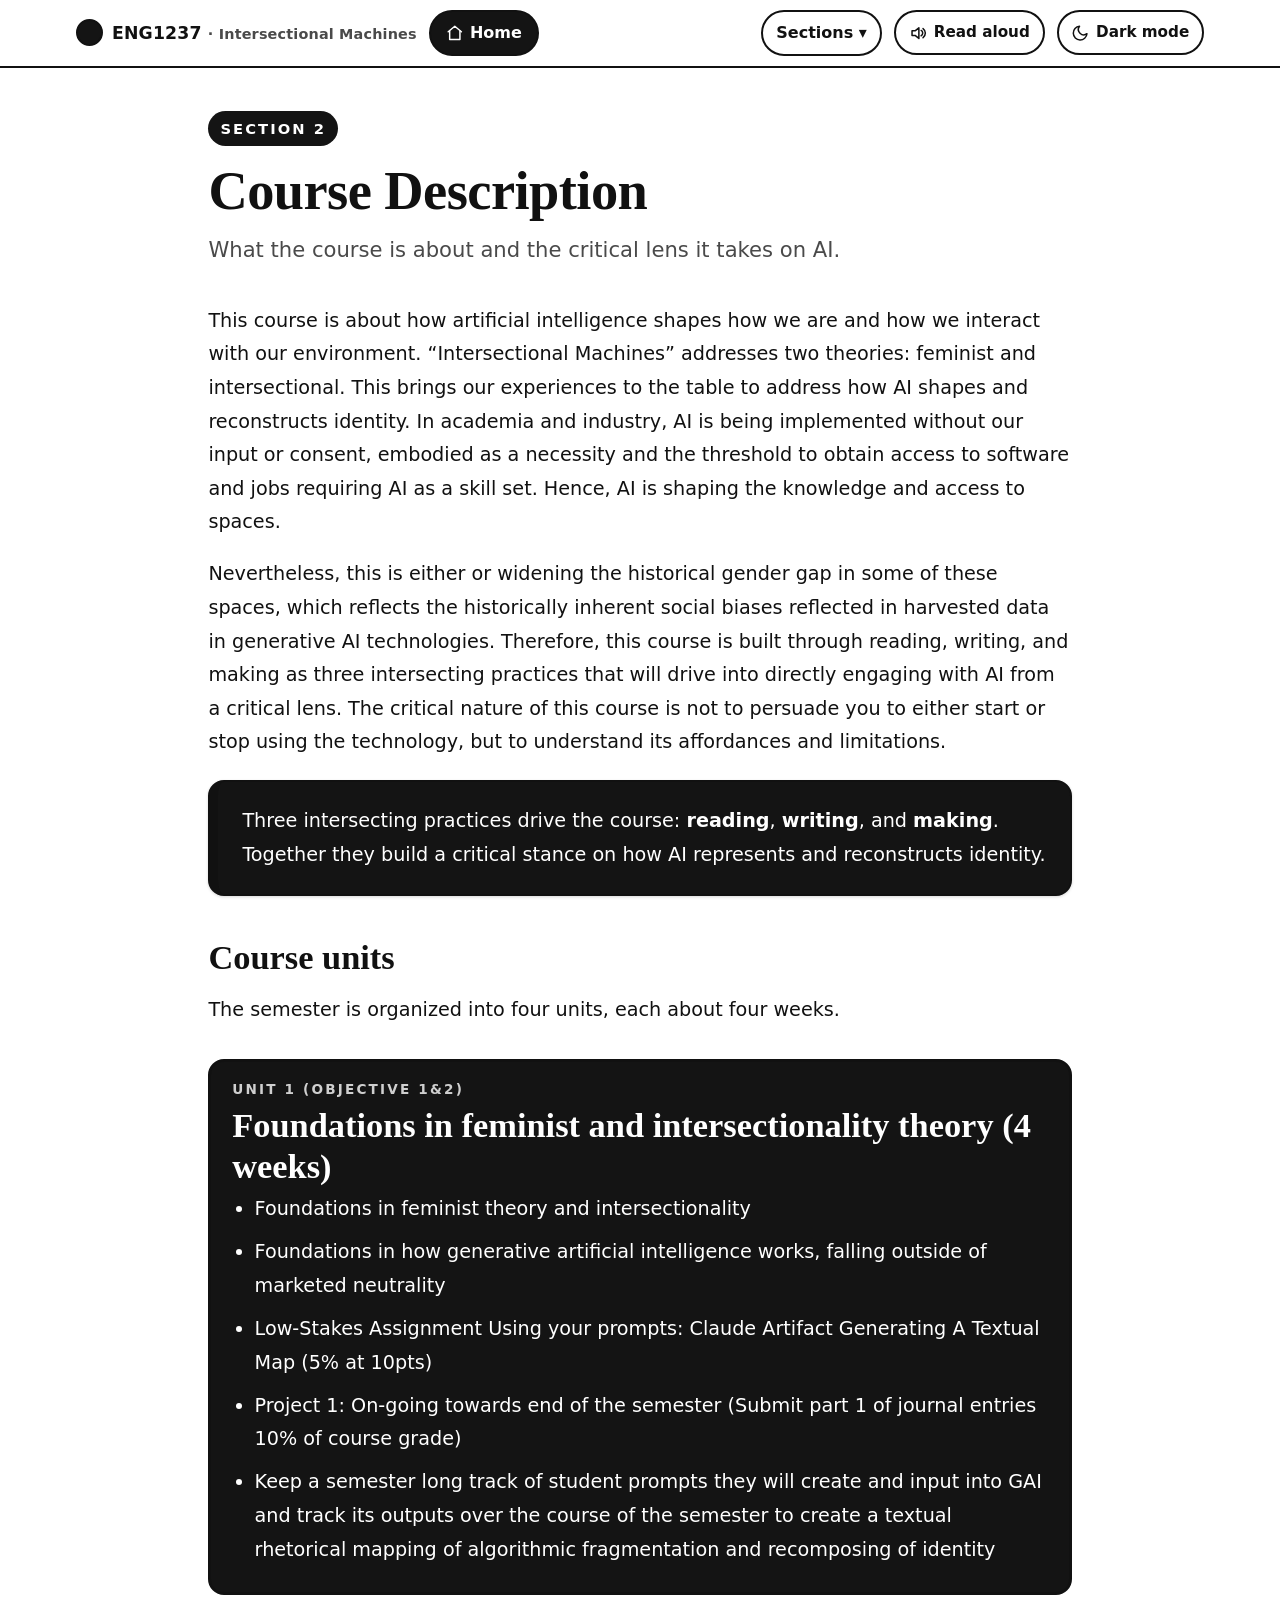
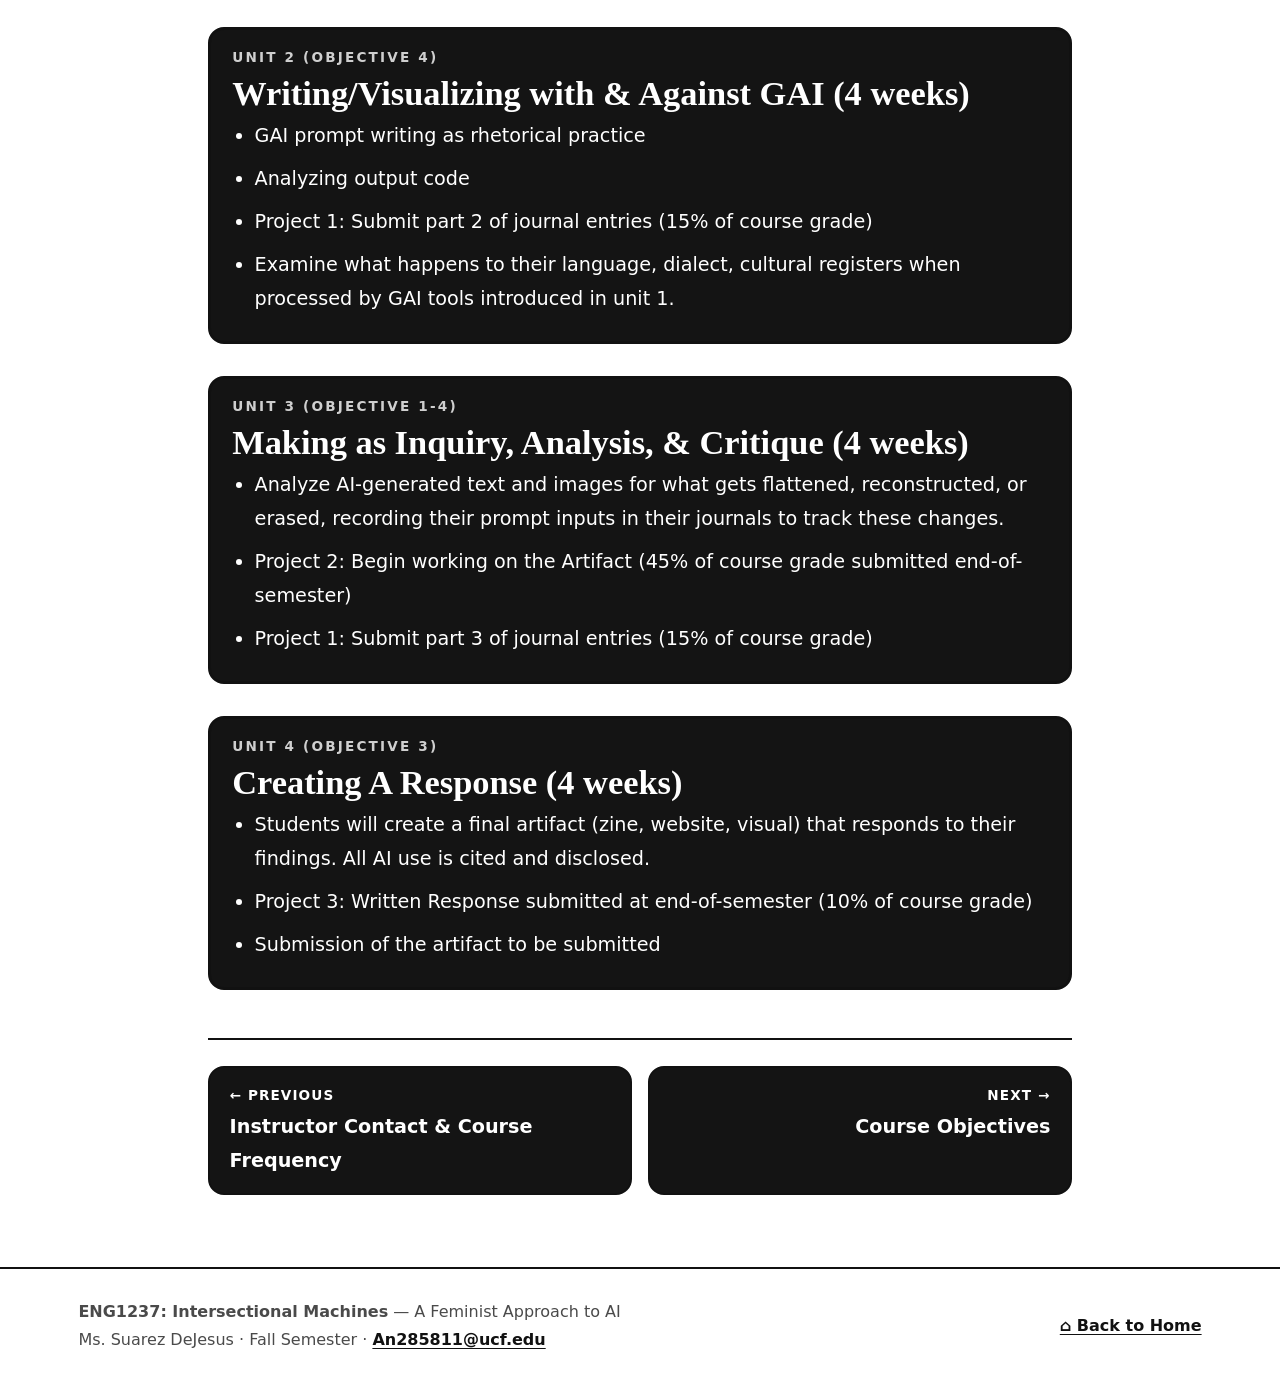
<file: section2.html>
<!DOCTYPE html>
<html lang="en" data-theme="">
<head>
<meta charset="utf-8">
<meta name="viewport" content="width=device-width, initial-scale=1">
<title>Section 2: Course Description — ENG1237 Intersectional Machines</title>
<meta name="description" content="Interactive syllabus for ENG1237 Intersectional Machines: A Feminist Approach to AI.">
<link rel="preconnect" href="https://fonts.googleapis.com">
<link rel="stylesheet" href="assets/style.css?v=54cf5fe5">
<link rel="icon" href="data:image/svg+xml,%3Csvg xmlns='http://www.w3.org/2000/svg' viewBox='0 0 100 100'%3E%3Ccircle cx='50' cy='50' r='46' fill='%236b2d5c'/%3E%3Ctext x='50' y='68' font-size='54' text-anchor='middle' fill='%23fff' font-family='Georgia,serif'%3EIM%3C/text%3E%3C/svg%3E">
<script>
  // Set theme before paint to avoid a flash
  (function(){try{var t=localStorage.getItem('eng1237-theme');if(t==='light'||t==='dark')document.documentElement.setAttribute('data-theme',t);}catch(e){}})();
</script>
</head>
<body>
<a class="skip-link" href="#main">Skip to main content</a>

<div class="sticky-stack">
<header class="topbar">
  <div class="topbar-inner">
    <a class="brand" href="index.html">
      <span class="dot" aria-hidden="true"></span>
      <span>ENG1237 <small>&middot; Intersectional Machines</small></span>
    </a>
    <a class="home-tab" href="index.html"><svg viewBox="0 0 24 24" fill="none" stroke="currentColor" stroke-width="2" stroke-linecap="round" stroke-linejoin="round" aria-hidden="true"><path d="M3 10.5 12 3l9 7.5"/><path d="M5 9.5V21h14V9.5"/></svg><span>Home</span></a>
    <span class="nav-spacer"></span>

    <details class="menu" id="sections-menu">
      <summary aria-label="Jump to a section">Sections &#9662;</summary>
      <div class="menu-panel" role="menu">
        <a href="index.html"><span class="num">&#8962;</span><span>Home</span></a>
        <a href="section1.html"><span class="num">1</span><span>Instructor Contact &amp; Course Frequency</span></a>
          <a href="section2.html" aria-current="page"><span class="num">2</span><span>Course Description</span></a>
          <a href="section3.html"><span class="num">3</span><span>Course Objectives</span></a>
          <a href="section4.html"><span class="num">4</span><span>Required Course Reading Materials</span></a>
          <a href="section5.html"><span class="num">5</span><span>AI Bias Supplemental Readings</span></a>
          <a href="section6.html"><span class="num">6</span><span>Required Course Software &amp; AI Materials</span></a>
          <a href="section7.html"><span class="num">7</span><span>AI Policy</span></a>
          <a href="section8.html"><span class="num">8</span><span>Assignment Overview, Grading &amp; Late Policy</span></a>
          <a href="section9.html"><span class="num">9</span><span>Class-by-Class Schedule</span></a>
          <a href="section10.html"><span class="num">10</span><span>EXAMPLE of AGENTIC Textual Analysis</span></a>
      </div>
    </details>

    <button class="util-btn" id="read-aloud" type="button" aria-pressed="false"
            title="Read this page aloud">
      <svg viewBox="0 0 24 24" fill="none" stroke="currentColor" stroke-width="2" stroke-linecap="round" stroke-linejoin="round" aria-hidden="true"><path d="M4 9v6h4l5 4V5L8 9H4Z"/><path d="M16 8.5a4 4 0 0 1 0 7"/><path d="M18.5 6a7.5 7.5 0 0 1 0 12"/></svg><span class="label">Read aloud</span>
    </button>

    <button class="util-btn" id="theme-toggle" type="button" aria-pressed="false"
            title="Switch colour theme">
      <svg class="icon-sun" viewBox="0 0 24 24" fill="none" stroke="currentColor" stroke-width="2" stroke-linecap="round" stroke-linejoin="round" aria-hidden="true"><circle cx="12" cy="12" r="4"/><path d="M12 2v2M12 20v2M4.9 4.9l1.4 1.4M17.7 17.7l1.4 1.4M2 12h2M20 12h2M4.9 19.1l1.4-1.4M17.7 6.3l1.4-1.4"/></svg><svg class="icon-moon" viewBox="0 0 24 24" fill="none" stroke="currentColor" stroke-width="2" stroke-linecap="round" stroke-linejoin="round" aria-hidden="true"><path d="M21 12.8A9 9 0 1 1 11.2 3a7 7 0 0 0 9.8 9.8Z"/></svg><span class="label">Dark mode</span>
    </button>
  </div>
</header>

<div class="reader-bar" id="reader-bar" role="region" aria-label="Read aloud controls">
  <div class="reader-inner">
    <strong>&#128266; Reading aloud</strong>
    <button class="rbtn" id="reader-playpause" type="button">&#9208; Pause</button>
    <button class="rbtn" id="reader-restart" type="button">&#8635; Restart</button>
    <button class="rbtn" id="reader-stop" type="button">&#9632; Stop</button>
    <label>Voice
      <select id="reader-voice" aria-label="Choose a voice"></select>
    </label>
    <label>Speed
      <select id="reader-rate" aria-label="Reading speed">
        <option value="0.75">0.75&times;</option>
        <option value="0.9">0.9&times;</option>
        <option value="1" selected>1&times;</option>
        <option value="1.15">1.15&times;</option>
        <option value="1.35">1.35&times;</option>
      </select>
    </label>
    <span class="reader-status" id="reader-status" aria-live="polite"></span>
  </div>
</div>
</div>
<main id="main" tabindex="-1">
  <div class="wrap">
    <div class="page-head"><span class="eyebrow">Section 2</span><h1>Course Description</h1><p class="lede">What the course is about and the critical lens it takes on AI.</p></div>

    <p>This course is about how artificial intelligence shapes how we are and how we
    interact with our environment. &ldquo;Intersectional Machines&rdquo; addresses two
    theories: feminist and intersectional. This brings our experiences to the table to
    address how AI shapes and reconstructs identity. In academia and industry, AI is being
    implemented without our input or consent, embodied as a necessity and the threshold to
    obtain access to software and jobs requiring AI as a skill set. Hence, AI is shaping the
    knowledge and access to spaces.</p>

    <p>Nevertheless, this is either or widening the historical gender gap in some of these
    spaces, which reflects the historically inherent social biases reflected in harvested
    data in generative AI technologies. Therefore, this course is built through reading,
    writing, and making as three intersecting practices that will drive into directly
    engaging with AI from a critical lens. The critical nature of this course is not to
    persuade you to either start or stop using the technology, but to understand its
    affordances and limitations.</p>

    <div class="callout">
      <p>Three intersecting practices drive the course: <strong>reading</strong>,
      <strong>writing</strong>, and <strong>making</strong>. Together they build a critical
      stance on how AI represents and reconstructs identity.</p>
    </div>

    <h2 id="course-units">Course units</h2>
    <p>The semester is organized into four units, each about four weeks.</p>
    <div class="unit-band">
      <div class="u-label">UNIT 1 (objective 1&amp;2)</div>
      <h2>Foundations in feminist and intersectionality theory (4 weeks)</h2>
      <ul class="clean" style="margin-bottom:0">
        <li>Foundations in feminist theory and intersectionality</li>
        <li>Foundations in how generative artificial intelligence works, falling outside of marketed neutrality</li>
        <li>Low-Stakes Assignment Using your prompts: Claude Artifact Generating A Textual Map (5% at 10pts)</li>
        <li>Project 1: On-going towards end of the semester (Submit part 1 of journal entries 10% of course grade)</li>
        <li>Keep a semester long track of student prompts they will create and input into GAI and track its outputs over the course of the semester to create a textual rhetorical mapping of algorithmic fragmentation and recomposing of identity</li>
      </ul>
    </div>
    <div class="unit-band">
      <div class="u-label">UNIT 2 (objective 4)</div>
      <h2>Writing/Visualizing with &amp; Against GAI (4 weeks)</h2>
      <ul class="clean" style="margin-bottom:0">
        <li>GAI prompt writing as rhetorical practice</li>
        <li>Analyzing output code</li>
        <li>Project 1: Submit part 2 of journal entries (15% of course grade)</li>
        <li>Examine what happens to their language, dialect, cultural registers when processed by GAI tools introduced in unit 1.</li>
      </ul>
    </div>
    <div class="unit-band">
      <div class="u-label">UNIT 3 (objective 1-4)</div>
      <h2>Making as Inquiry, Analysis, &amp; Critique (4 weeks)</h2>
      <ul class="clean" style="margin-bottom:0">
        <li>Analyze AI-generated text and images for what gets flattened, reconstructed, or erased, recording their prompt inputs in their journals to track these changes.</li>
        <li>Project 2: Begin working on the Artifact (45% of course grade submitted end-of-semester)</li>
        <li>Project 1: Submit part 3 of journal entries (15% of course grade)</li>
      </ul>
    </div>
    <div class="unit-band">
      <div class="u-label">UNIT 4 (objective 3)</div>
      <h2>Creating A Response (4 weeks)</h2>
      <ul class="clean" style="margin-bottom:0">
        <li>Students will create a final artifact (zine, website, visual) that responds to their findings. All AI use is cited and disclosed.</li>
        <li>Project 3: Written Response submitted at end-of-semester (10% of course grade)</li>
        <li>Submission of the artifact to be submitted</li>
      </ul>
    </div>
    <nav class="pager" aria-label="Section navigation"><a class="prev" href="section1.html"><span class="dir">&#8592; Previous</span><span class="ttl">Instructor Contact &amp; Course Frequency</span></a><a class="next" href="section3.html"><span class="dir">Next &#8594;</span><span class="ttl">Course Objectives</span></a></nav>
  </div>
</main>

<footer class="site">
  <div class="foot-inner">
    <div>
      <strong>ENG1237: Intersectional Machines</strong> &mdash; A Feminist Approach to AI<br>
      Ms. Suarez DeJesus &middot; Fall Semester &middot;
      <a href="mailto:An285811@ucf.edu">An285811@ucf.edu</a>
    </div>
    <div><a href="index.html">&#8962; Back to Home</a></div>
  </div>
</footer>

<script src="assets/app.js?v=54cf5fe5"></script>
</body>
</html>
</file>
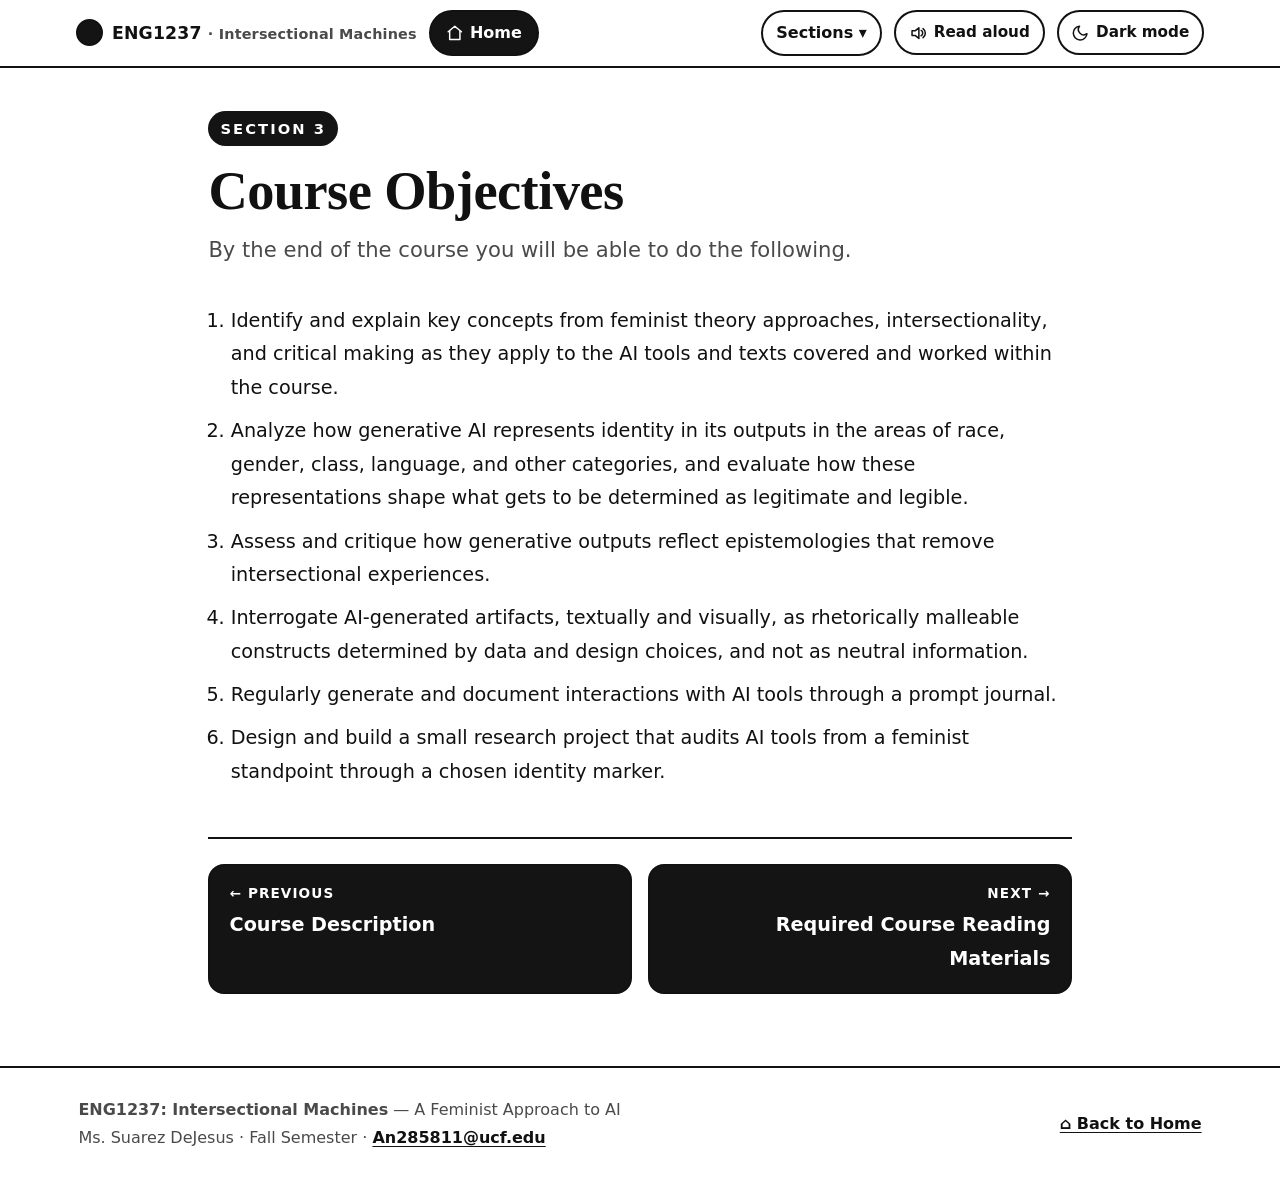
<file: section3.html>
<!DOCTYPE html>
<html lang="en" data-theme="">
<head>
<meta charset="utf-8">
<meta name="viewport" content="width=device-width, initial-scale=1">
<title>Section 3: Course Objectives — ENG1237 Intersectional Machines</title>
<meta name="description" content="Interactive syllabus for ENG1237 Intersectional Machines: A Feminist Approach to AI.">
<link rel="preconnect" href="https://fonts.googleapis.com">
<link rel="stylesheet" href="assets/style.css?v=54cf5fe5">
<link rel="icon" href="data:image/svg+xml,%3Csvg xmlns='http://www.w3.org/2000/svg' viewBox='0 0 100 100'%3E%3Ccircle cx='50' cy='50' r='46' fill='%236b2d5c'/%3E%3Ctext x='50' y='68' font-size='54' text-anchor='middle' fill='%23fff' font-family='Georgia,serif'%3EIM%3C/text%3E%3C/svg%3E">
<script>
  // Set theme before paint to avoid a flash
  (function(){try{var t=localStorage.getItem('eng1237-theme');if(t==='light'||t==='dark')document.documentElement.setAttribute('data-theme',t);}catch(e){}})();
</script>
</head>
<body>
<a class="skip-link" href="#main">Skip to main content</a>

<div class="sticky-stack">
<header class="topbar">
  <div class="topbar-inner">
    <a class="brand" href="index.html">
      <span class="dot" aria-hidden="true"></span>
      <span>ENG1237 <small>&middot; Intersectional Machines</small></span>
    </a>
    <a class="home-tab" href="index.html"><svg viewBox="0 0 24 24" fill="none" stroke="currentColor" stroke-width="2" stroke-linecap="round" stroke-linejoin="round" aria-hidden="true"><path d="M3 10.5 12 3l9 7.5"/><path d="M5 9.5V21h14V9.5"/></svg><span>Home</span></a>
    <span class="nav-spacer"></span>

    <details class="menu" id="sections-menu">
      <summary aria-label="Jump to a section">Sections &#9662;</summary>
      <div class="menu-panel" role="menu">
        <a href="index.html"><span class="num">&#8962;</span><span>Home</span></a>
        <a href="section1.html"><span class="num">1</span><span>Instructor Contact &amp; Course Frequency</span></a>
          <a href="section2.html"><span class="num">2</span><span>Course Description</span></a>
          <a href="section3.html" aria-current="page"><span class="num">3</span><span>Course Objectives</span></a>
          <a href="section4.html"><span class="num">4</span><span>Required Course Reading Materials</span></a>
          <a href="section5.html"><span class="num">5</span><span>AI Bias Supplemental Readings</span></a>
          <a href="section6.html"><span class="num">6</span><span>Required Course Software &amp; AI Materials</span></a>
          <a href="section7.html"><span class="num">7</span><span>AI Policy</span></a>
          <a href="section8.html"><span class="num">8</span><span>Assignment Overview, Grading &amp; Late Policy</span></a>
          <a href="section9.html"><span class="num">9</span><span>Class-by-Class Schedule</span></a>
          <a href="section10.html"><span class="num">10</span><span>EXAMPLE of AGENTIC Textual Analysis</span></a>
      </div>
    </details>

    <button class="util-btn" id="read-aloud" type="button" aria-pressed="false"
            title="Read this page aloud">
      <svg viewBox="0 0 24 24" fill="none" stroke="currentColor" stroke-width="2" stroke-linecap="round" stroke-linejoin="round" aria-hidden="true"><path d="M4 9v6h4l5 4V5L8 9H4Z"/><path d="M16 8.5a4 4 0 0 1 0 7"/><path d="M18.5 6a7.5 7.5 0 0 1 0 12"/></svg><span class="label">Read aloud</span>
    </button>

    <button class="util-btn" id="theme-toggle" type="button" aria-pressed="false"
            title="Switch colour theme">
      <svg class="icon-sun" viewBox="0 0 24 24" fill="none" stroke="currentColor" stroke-width="2" stroke-linecap="round" stroke-linejoin="round" aria-hidden="true"><circle cx="12" cy="12" r="4"/><path d="M12 2v2M12 20v2M4.9 4.9l1.4 1.4M17.7 17.7l1.4 1.4M2 12h2M20 12h2M4.9 19.1l1.4-1.4M17.7 6.3l1.4-1.4"/></svg><svg class="icon-moon" viewBox="0 0 24 24" fill="none" stroke="currentColor" stroke-width="2" stroke-linecap="round" stroke-linejoin="round" aria-hidden="true"><path d="M21 12.8A9 9 0 1 1 11.2 3a7 7 0 0 0 9.8 9.8Z"/></svg><span class="label">Dark mode</span>
    </button>
  </div>
</header>

<div class="reader-bar" id="reader-bar" role="region" aria-label="Read aloud controls">
  <div class="reader-inner">
    <strong>&#128266; Reading aloud</strong>
    <button class="rbtn" id="reader-playpause" type="button">&#9208; Pause</button>
    <button class="rbtn" id="reader-restart" type="button">&#8635; Restart</button>
    <button class="rbtn" id="reader-stop" type="button">&#9632; Stop</button>
    <label>Voice
      <select id="reader-voice" aria-label="Choose a voice"></select>
    </label>
    <label>Speed
      <select id="reader-rate" aria-label="Reading speed">
        <option value="0.75">0.75&times;</option>
        <option value="0.9">0.9&times;</option>
        <option value="1" selected>1&times;</option>
        <option value="1.15">1.15&times;</option>
        <option value="1.35">1.35&times;</option>
      </select>
    </label>
    <span class="reader-status" id="reader-status" aria-live="polite"></span>
  </div>
</div>
</div>
<main id="main" tabindex="-1">
  <div class="wrap">
    <div class="page-head"><span class="eyebrow">Section 3</span><h1>Course Objectives</h1><p class="lede">By the end of the course you will be able to do the following.</p></div>
    <ol class="clean">
      <li>Identify and explain key concepts from feminist theory approaches, intersectionality, and critical making as they apply to the AI tools and texts covered and worked within the course.</li>
      <li>Analyze how generative AI represents identity in its outputs in the areas of race, gender, class, language, and other categories, and evaluate how these representations shape what gets to be determined as legitimate and legible.</li>
      <li>Assess and critique how generative outputs reflect epistemologies that remove intersectional experiences.</li>
      <li>Interrogate AI-generated artifacts, textually and visually, as rhetorically malleable constructs determined by data and design choices, and not as neutral information.</li>
      <li>Regularly generate and document interactions with AI tools through a prompt journal.</li>
      <li>Design and build a small research project that audits AI tools from a feminist standpoint through a chosen identity marker.</li>
    </ol>
    <nav class="pager" aria-label="Section navigation"><a class="prev" href="section2.html"><span class="dir">&#8592; Previous</span><span class="ttl">Course Description</span></a><a class="next" href="section4.html"><span class="dir">Next &#8594;</span><span class="ttl">Required Course Reading Materials</span></a></nav>
  </div>
</main>

<footer class="site">
  <div class="foot-inner">
    <div>
      <strong>ENG1237: Intersectional Machines</strong> &mdash; A Feminist Approach to AI<br>
      Ms. Suarez DeJesus &middot; Fall Semester &middot;
      <a href="mailto:An285811@ucf.edu">An285811@ucf.edu</a>
    </div>
    <div><a href="index.html">&#8962; Back to Home</a></div>
  </div>
</footer>

<script src="assets/app.js?v=54cf5fe5"></script>
</body>
</html>
</file>
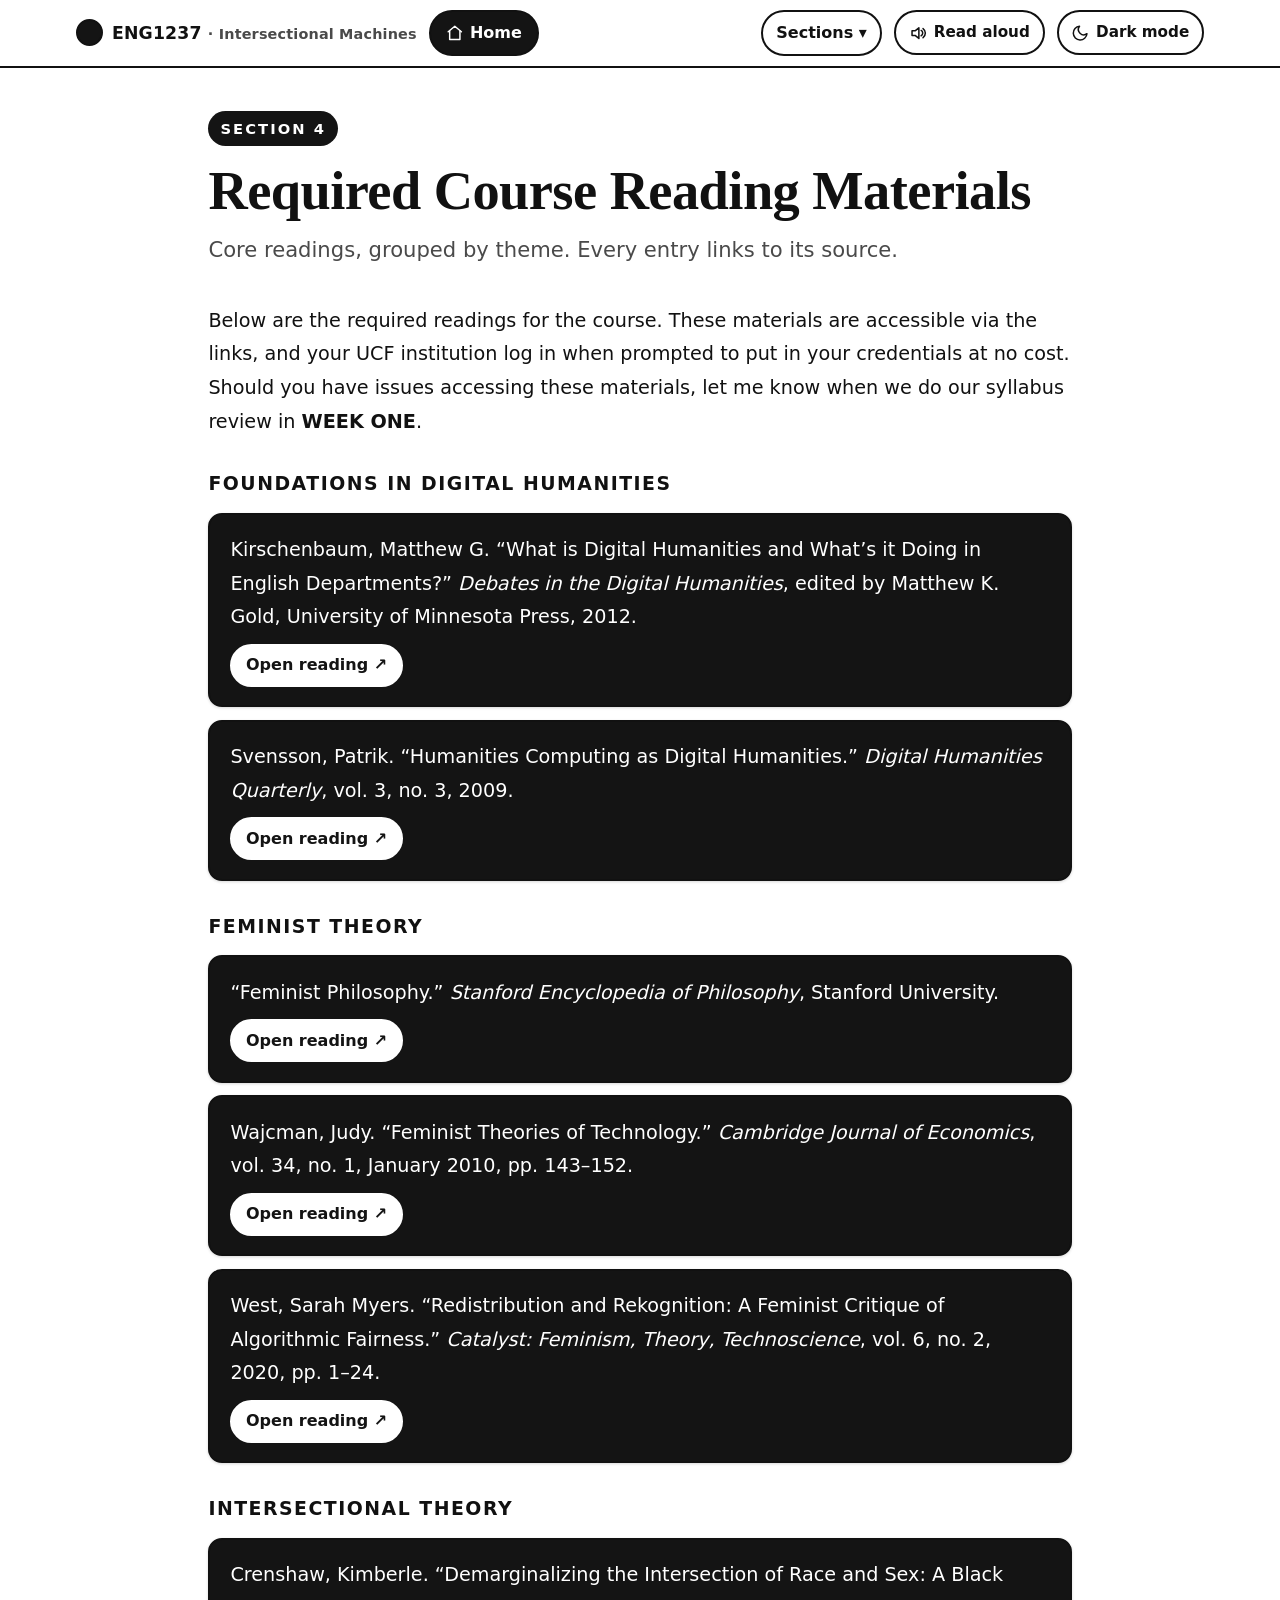
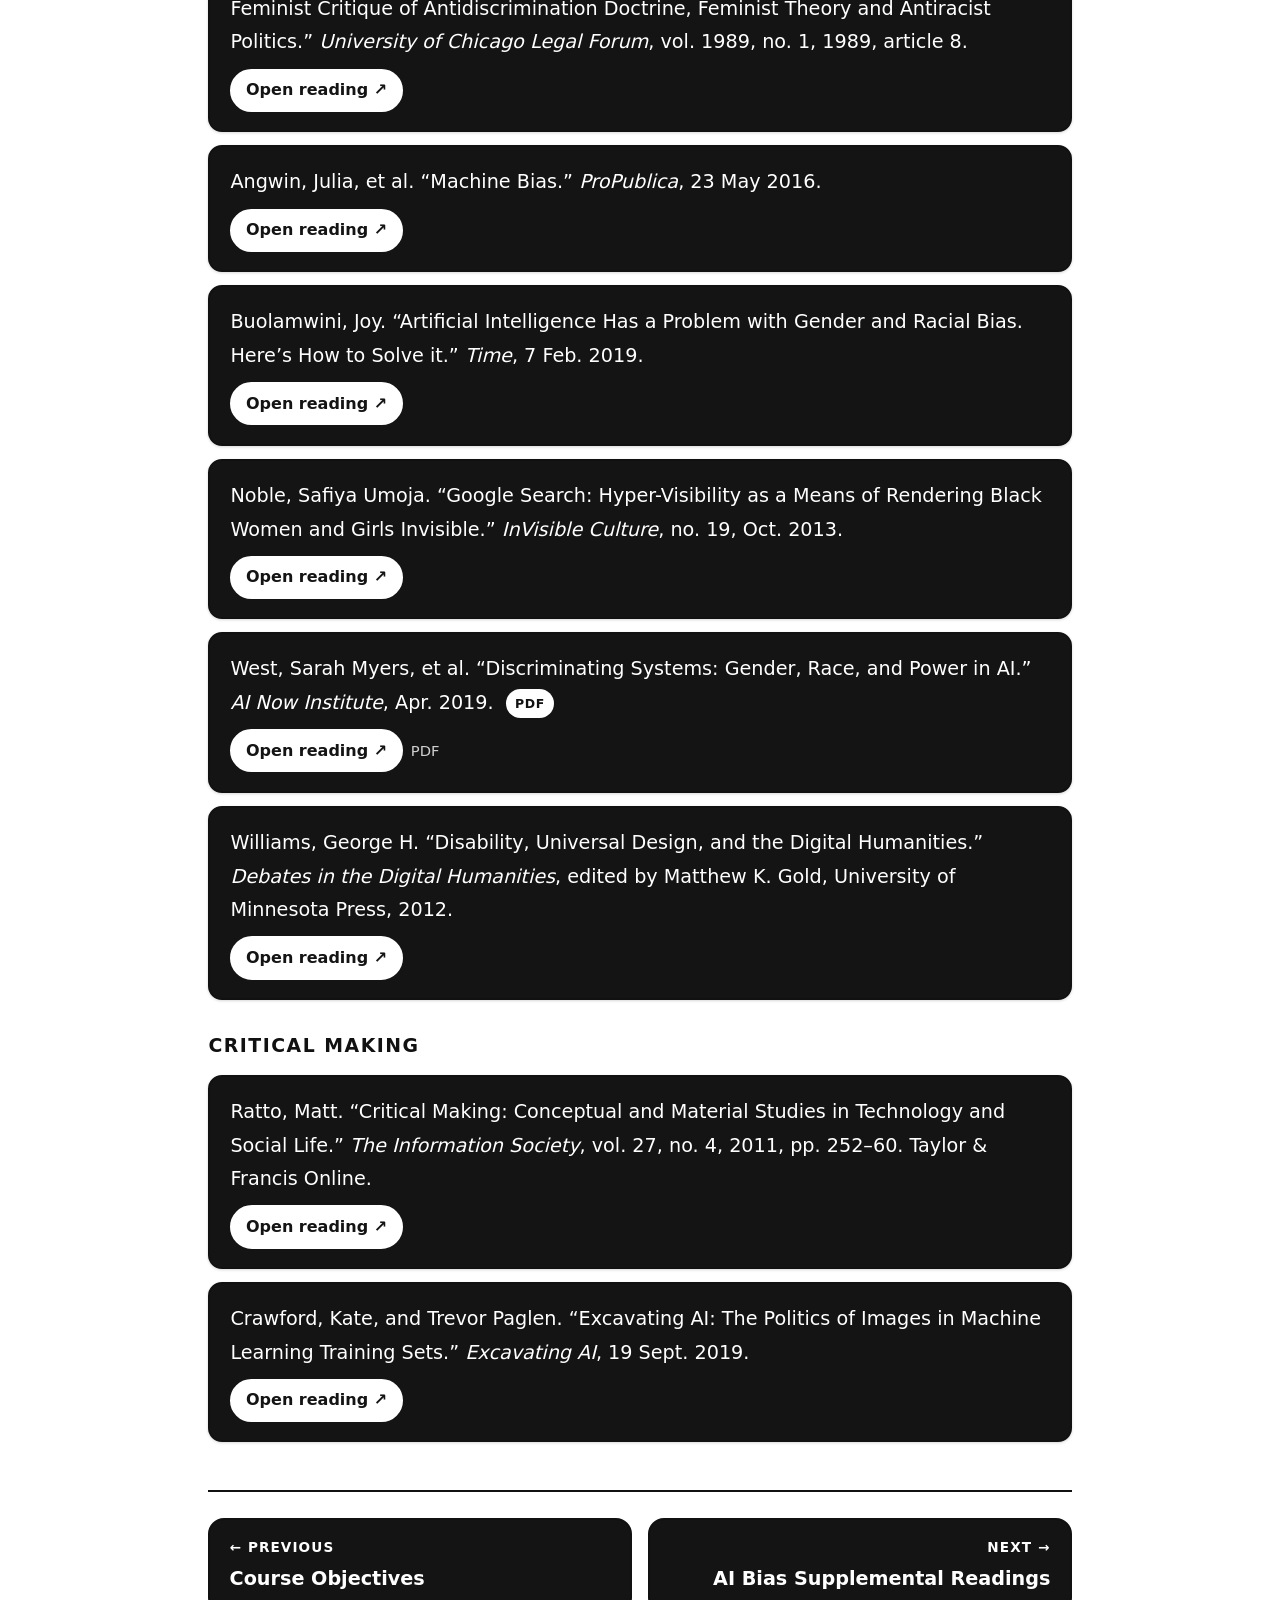
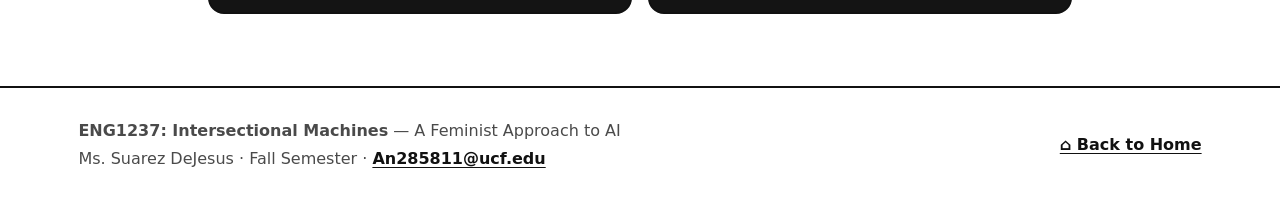
<file: section4.html>
<!DOCTYPE html>
<html lang="en" data-theme="">
<head>
<meta charset="utf-8">
<meta name="viewport" content="width=device-width, initial-scale=1">
<title>Section 4: Required Course Reading Materials — ENG1237 Intersectional Machines</title>
<meta name="description" content="Interactive syllabus for ENG1237 Intersectional Machines: A Feminist Approach to AI.">
<link rel="preconnect" href="https://fonts.googleapis.com">
<link rel="stylesheet" href="assets/style.css?v=54cf5fe5">
<link rel="icon" href="data:image/svg+xml,%3Csvg xmlns='http://www.w3.org/2000/svg' viewBox='0 0 100 100'%3E%3Ccircle cx='50' cy='50' r='46' fill='%236b2d5c'/%3E%3Ctext x='50' y='68' font-size='54' text-anchor='middle' fill='%23fff' font-family='Georgia,serif'%3EIM%3C/text%3E%3C/svg%3E">
<script>
  // Set theme before paint to avoid a flash
  (function(){try{var t=localStorage.getItem('eng1237-theme');if(t==='light'||t==='dark')document.documentElement.setAttribute('data-theme',t);}catch(e){}})();
</script>
</head>
<body>
<a class="skip-link" href="#main">Skip to main content</a>

<div class="sticky-stack">
<header class="topbar">
  <div class="topbar-inner">
    <a class="brand" href="index.html">
      <span class="dot" aria-hidden="true"></span>
      <span>ENG1237 <small>&middot; Intersectional Machines</small></span>
    </a>
    <a class="home-tab" href="index.html"><svg viewBox="0 0 24 24" fill="none" stroke="currentColor" stroke-width="2" stroke-linecap="round" stroke-linejoin="round" aria-hidden="true"><path d="M3 10.5 12 3l9 7.5"/><path d="M5 9.5V21h14V9.5"/></svg><span>Home</span></a>
    <span class="nav-spacer"></span>

    <details class="menu" id="sections-menu">
      <summary aria-label="Jump to a section">Sections &#9662;</summary>
      <div class="menu-panel" role="menu">
        <a href="index.html"><span class="num">&#8962;</span><span>Home</span></a>
        <a href="section1.html"><span class="num">1</span><span>Instructor Contact &amp; Course Frequency</span></a>
          <a href="section2.html"><span class="num">2</span><span>Course Description</span></a>
          <a href="section3.html"><span class="num">3</span><span>Course Objectives</span></a>
          <a href="section4.html" aria-current="page"><span class="num">4</span><span>Required Course Reading Materials</span></a>
          <a href="section5.html"><span class="num">5</span><span>AI Bias Supplemental Readings</span></a>
          <a href="section6.html"><span class="num">6</span><span>Required Course Software &amp; AI Materials</span></a>
          <a href="section7.html"><span class="num">7</span><span>AI Policy</span></a>
          <a href="section8.html"><span class="num">8</span><span>Assignment Overview, Grading &amp; Late Policy</span></a>
          <a href="section9.html"><span class="num">9</span><span>Class-by-Class Schedule</span></a>
          <a href="section10.html"><span class="num">10</span><span>EXAMPLE of AGENTIC Textual Analysis</span></a>
      </div>
    </details>

    <button class="util-btn" id="read-aloud" type="button" aria-pressed="false"
            title="Read this page aloud">
      <svg viewBox="0 0 24 24" fill="none" stroke="currentColor" stroke-width="2" stroke-linecap="round" stroke-linejoin="round" aria-hidden="true"><path d="M4 9v6h4l5 4V5L8 9H4Z"/><path d="M16 8.5a4 4 0 0 1 0 7"/><path d="M18.5 6a7.5 7.5 0 0 1 0 12"/></svg><span class="label">Read aloud</span>
    </button>

    <button class="util-btn" id="theme-toggle" type="button" aria-pressed="false"
            title="Switch colour theme">
      <svg class="icon-sun" viewBox="0 0 24 24" fill="none" stroke="currentColor" stroke-width="2" stroke-linecap="round" stroke-linejoin="round" aria-hidden="true"><circle cx="12" cy="12" r="4"/><path d="M12 2v2M12 20v2M4.9 4.9l1.4 1.4M17.7 17.7l1.4 1.4M2 12h2M20 12h2M4.9 19.1l1.4-1.4M17.7 6.3l1.4-1.4"/></svg><svg class="icon-moon" viewBox="0 0 24 24" fill="none" stroke="currentColor" stroke-width="2" stroke-linecap="round" stroke-linejoin="round" aria-hidden="true"><path d="M21 12.8A9 9 0 1 1 11.2 3a7 7 0 0 0 9.8 9.8Z"/></svg><span class="label">Dark mode</span>
    </button>
  </div>
</header>

<div class="reader-bar" id="reader-bar" role="region" aria-label="Read aloud controls">
  <div class="reader-inner">
    <strong>&#128266; Reading aloud</strong>
    <button class="rbtn" id="reader-playpause" type="button">&#9208; Pause</button>
    <button class="rbtn" id="reader-restart" type="button">&#8635; Restart</button>
    <button class="rbtn" id="reader-stop" type="button">&#9632; Stop</button>
    <label>Voice
      <select id="reader-voice" aria-label="Choose a voice"></select>
    </label>
    <label>Speed
      <select id="reader-rate" aria-label="Reading speed">
        <option value="0.75">0.75&times;</option>
        <option value="0.9">0.9&times;</option>
        <option value="1" selected>1&times;</option>
        <option value="1.15">1.15&times;</option>
        <option value="1.35">1.35&times;</option>
      </select>
    </label>
    <span class="reader-status" id="reader-status" aria-live="polite"></span>
  </div>
</div>
</div>
<main id="main" tabindex="-1">
  <div class="wrap">
    <div class="page-head"><span class="eyebrow">Section 4</span><h1>Required Course Reading Materials</h1><p class="lede">Core readings, grouped by theme. Every entry links to its source.</p></div>

    <p>Below are the required readings for the course. These materials are accessible via
    the links, and your UCF institution log in when prompted to put in your credentials at
    no cost. Should you have issues accessing these materials, let me know when we do our
    syllabus review in <strong>WEEK ONE</strong>.</p>
    <section class="reading-group" id="foundations">
      <h3>Foundations in Digital Humanities</h3>
      <div class="reading"><span class="cite">Kirschenbaum, Matthew G. &ldquo;What is Digital Humanities and What&rsquo;s it Doing in English Departments?&rdquo; <em>Debates in the Digital Humanities</em>, edited by Matthew K. Gold, University of Minnesota Press, 2012.</span><div class="actions"><a class="open" href="https://dhdebates.gc.cuny.edu/read/untitled-88c11800-9446-469b-a3be-3fdb36bfbd1e/section/f5640d43-b8eb-4d49-bc4b-eb31a16f3d06" target="_blank" rel="noopener">Open reading &#8599;</a></div></div>
      <div class="reading"><span class="cite">Svensson, Patrik. &ldquo;Humanities Computing as Digital Humanities.&rdquo; <em>Digital Humanities Quarterly</em>, vol. 3, no. 3, 2009.</span><div class="actions"><a class="open" href="https://doi.org/10.63744/ejvcpnbazkgk" target="_blank" rel="noopener">Open reading &#8599;</a></div></div>
    </section>
    <section class="reading-group" id="feminist">
      <h3>Feminist Theory</h3>
      <div class="reading"><span class="cite">&ldquo;Feminist Philosophy.&rdquo; <em>Stanford Encyclopedia of Philosophy</em>, Stanford University.</span><div class="actions"><a class="open" href="https://plato.stanford.edu/entries/feminist-philosophy/" target="_blank" rel="noopener">Open reading &#8599;</a></div></div>
      <div class="reading"><span class="cite">Wajcman, Judy. &ldquo;Feminist Theories of Technology.&rdquo; <em>Cambridge Journal of Economics</em>, vol. 34, no. 1, January 2010, pp. 143&ndash;152.</span><div class="actions"><a class="open" href="https://doi.org/10.1093/cje/ben057" target="_blank" rel="noopener">Open reading &#8599;</a></div></div>
      <div class="reading"><span class="cite">West, Sarah Myers. &ldquo;Redistribution and Rekognition: A Feminist Critique of Algorithmic Fairness.&rdquo; <em>Catalyst: Feminism, Theory, Technoscience</em>, vol. 6, no. 2, 2020, pp. 1&ndash;24.</span><div class="actions"><a class="open" href="https://catalystjournal.org/index.php/catalyst/article/view/33043" target="_blank" rel="noopener">Open reading &#8599;</a></div></div>
    </section>
    <section class="reading-group" id="intersectional">
      <h3>Intersectional Theory</h3>
      <div class="reading"><span class="cite">Crenshaw, Kimberle. &ldquo;Demarginalizing the Intersection of Race and Sex: A Black Feminist Critique of Antidiscrimination Doctrine, Feminist Theory and Antiracist Politics.&rdquo; <em>University of Chicago Legal Forum</em>, vol. 1989, no. 1, 1989, article 8.</span><div class="actions"><a class="open" href="https://chicagounbound.uchicago.edu/uclf/vol1989/iss1/8/" target="_blank" rel="noopener">Open reading &#8599;</a></div></div>
      <div class="reading"><span class="cite">Angwin, Julia, et al. &ldquo;Machine Bias.&rdquo; <em>ProPublica</em>, 23 May 2016.</span><div class="actions"><a class="open" href="https://www.propublica.org/article/machine-bias-risk-assessments-in-criminal-sentencing" target="_blank" rel="noopener">Open reading &#8599;</a></div></div>
      <div class="reading"><span class="cite">Buolamwini, Joy. &ldquo;Artificial Intelligence Has a Problem with Gender and Racial Bias. Here&rsquo;s How to Solve it.&rdquo; <em>Time</em>, 7 Feb. 2019.</span><div class="actions"><a class="open" href="https://time.com/5520558/artificial-intelligence-racial-gender-bias/" target="_blank" rel="noopener">Open reading &#8599;</a></div></div>
      <div class="reading"><span class="cite">Noble, Safiya Umoja. &ldquo;Google Search: Hyper-Visibility as a Means of Rendering Black Women and Girls Invisible.&rdquo; <em>InVisible Culture</em>, no. 19, Oct. 2013.</span><div class="actions"><a class="open" href="https://www.invisibleculturejournal.com/pub/google-search-hypervisibility/release/1" target="_blank" rel="noopener">Open reading &#8599;</a></div></div>
      <div class="reading"><span class="cite">West, Sarah Myers, et al. &ldquo;Discriminating Systems: Gender, Race, and Power in AI.&rdquo; <em>AI Now Institute</em>, Apr. 2019. <span class="badge">PDF</span></span><div class="actions"><a class="open" href="https://ainowinstitute.org/wp-content/uploads/2023/04/discriminatingsystems.pdf" target="_blank" rel="noopener">Open reading &#8599;</a><span class="note">PDF</span></div></div>
      <div class="reading"><span class="cite">Williams, George H. &ldquo;Disability, Universal Design, and the Digital Humanities.&rdquo; <em>Debates in the Digital Humanities</em>, edited by Matthew K. Gold, University of Minnesota Press, 2012.</span><div class="actions"><a class="open" href="https://dhdebates.gc.cuny.edu/read/untitled-88c11800-9446-469b-a3be-3fdb36bfbd1e/section/2a59a6fe-3e93-43ae-a42f-1b26d1b4becc" target="_blank" rel="noopener">Open reading &#8599;</a></div></div>
    </section>
    <section class="reading-group" id="making">
      <h3>Critical Making</h3>
      <div class="reading"><span class="cite">Ratto, Matt. &ldquo;Critical Making: Conceptual and Material Studies in Technology and Social Life.&rdquo; <em>The Information Society</em>, vol. 27, no. 4, 2011, pp. 252&ndash;60. Taylor &amp; Francis Online.</span><div class="actions"><a class="open" href="https://doi.org/10.1080/01972243.2011.583819" target="_blank" rel="noopener">Open reading &#8599;</a></div></div>
      <div class="reading"><span class="cite">Crawford, Kate, and Trevor Paglen. &ldquo;Excavating AI: The Politics of Images in Machine Learning Training Sets.&rdquo; <em>Excavating AI</em>, 19 Sept. 2019.</span><div class="actions"><a class="open" href="https://excavating.ai" target="_blank" rel="noopener">Open reading &#8599;</a></div></div>
    </section>
    <nav class="pager" aria-label="Section navigation"><a class="prev" href="section3.html"><span class="dir">&#8592; Previous</span><span class="ttl">Course Objectives</span></a><a class="next" href="section5.html"><span class="dir">Next &#8594;</span><span class="ttl">AI Bias Supplemental Readings</span></a></nav>
  </div>
</main>

<footer class="site">
  <div class="foot-inner">
    <div>
      <strong>ENG1237: Intersectional Machines</strong> &mdash; A Feminist Approach to AI<br>
      Ms. Suarez DeJesus &middot; Fall Semester &middot;
      <a href="mailto:An285811@ucf.edu">An285811@ucf.edu</a>
    </div>
    <div><a href="index.html">&#8962; Back to Home</a></div>
  </div>
</footer>

<script src="assets/app.js?v=54cf5fe5"></script>
</body>
</html>
</file>
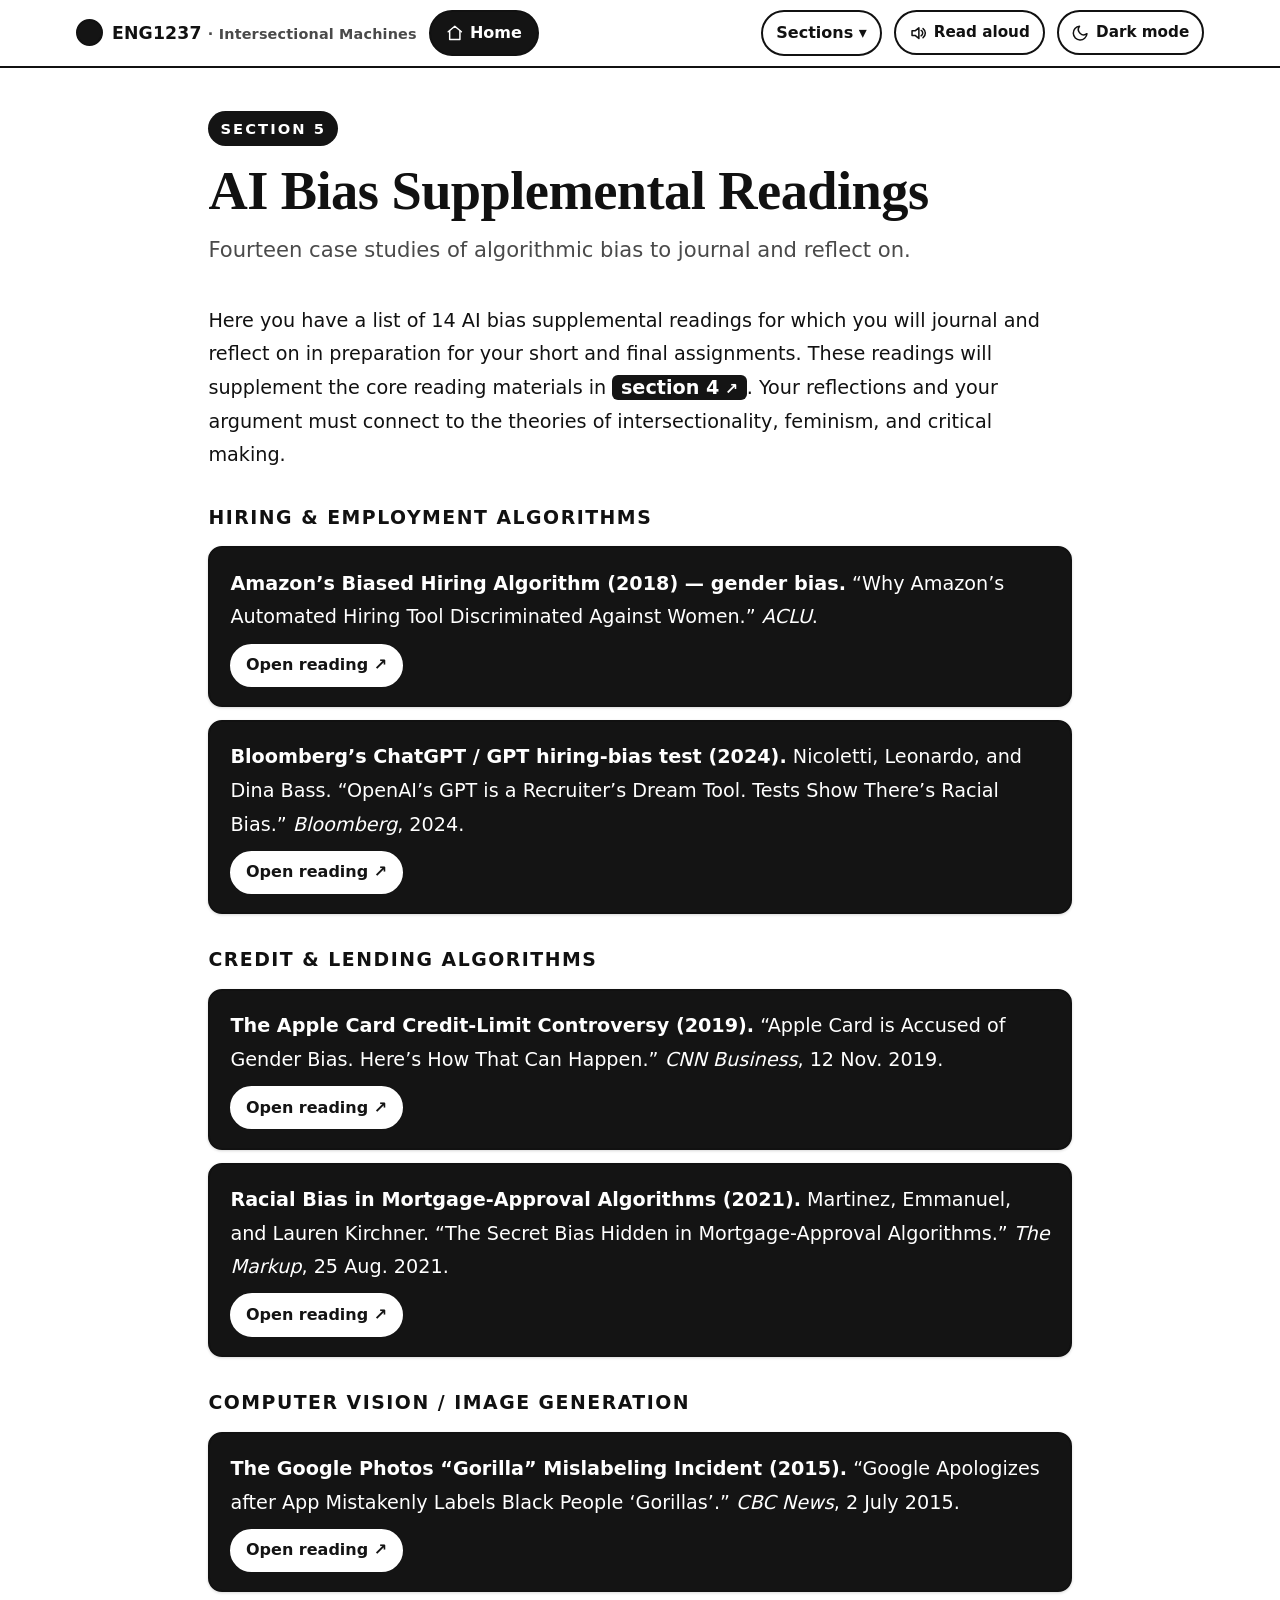
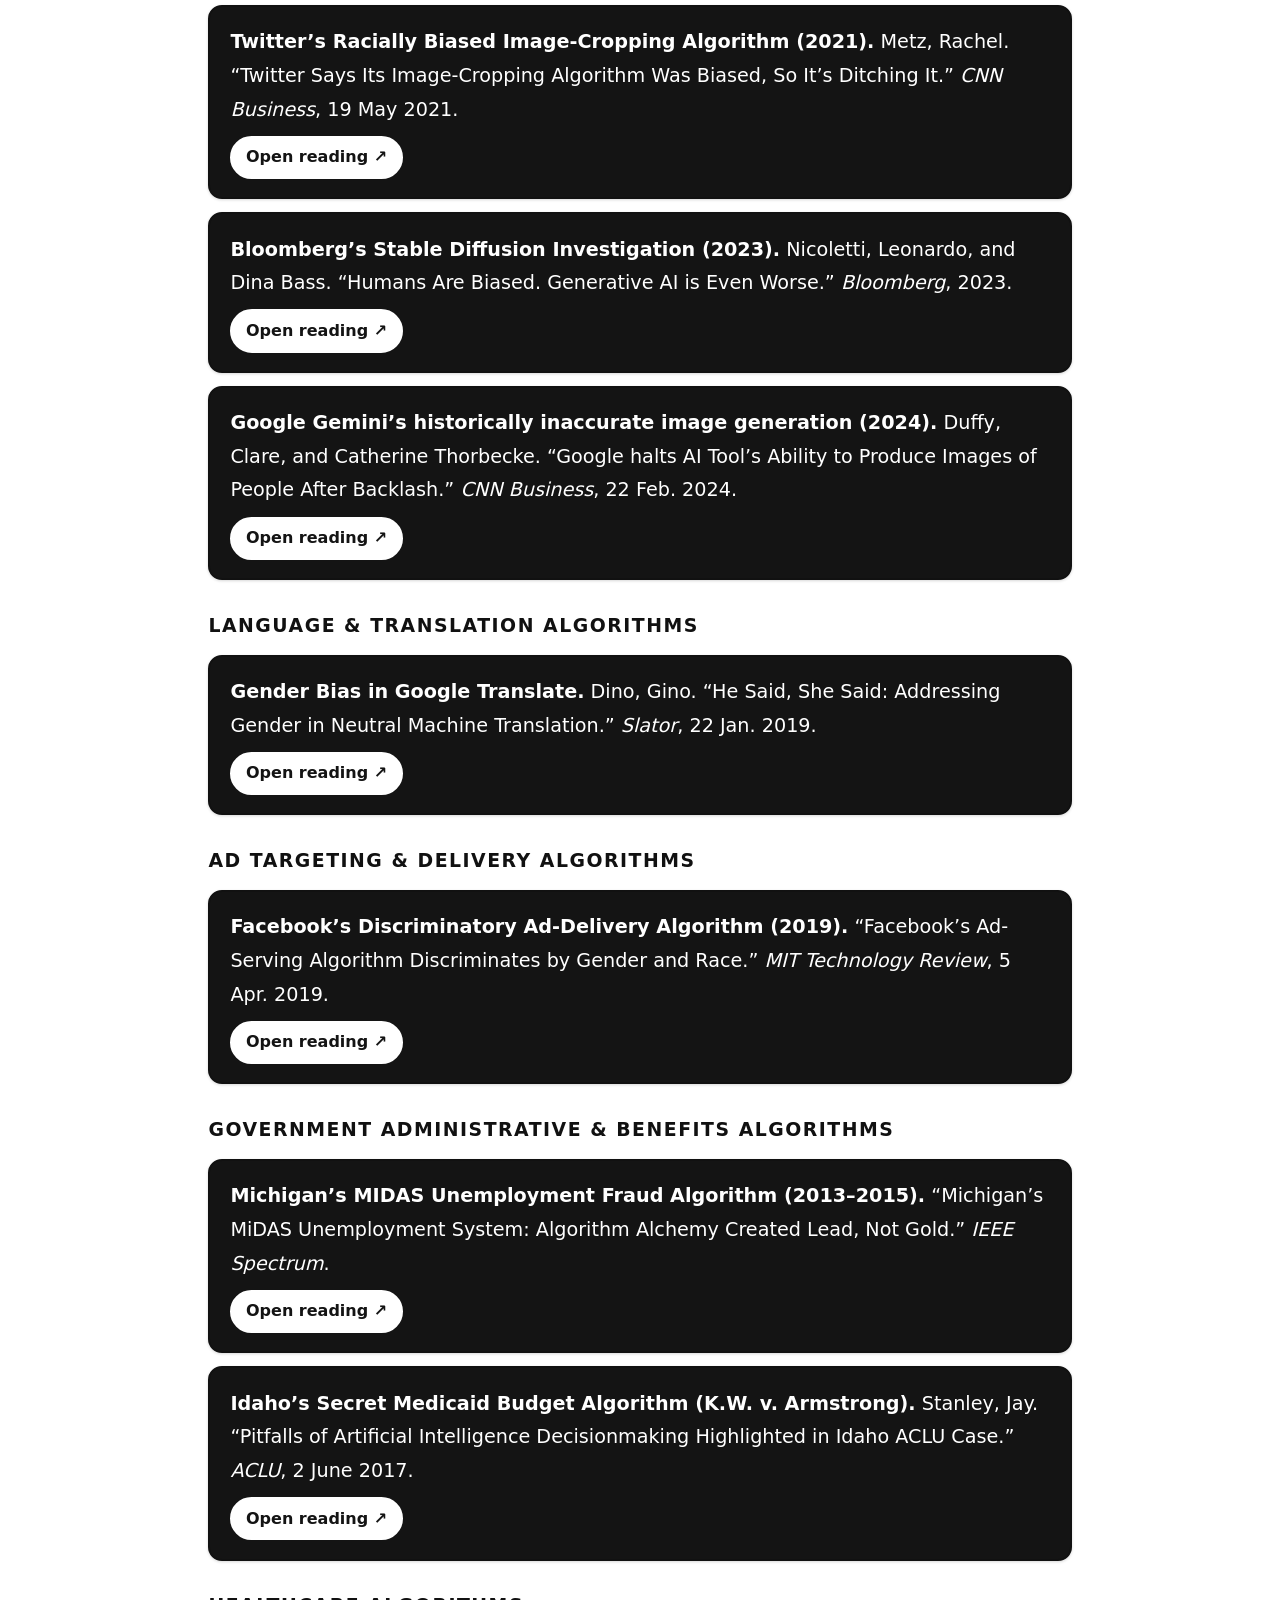
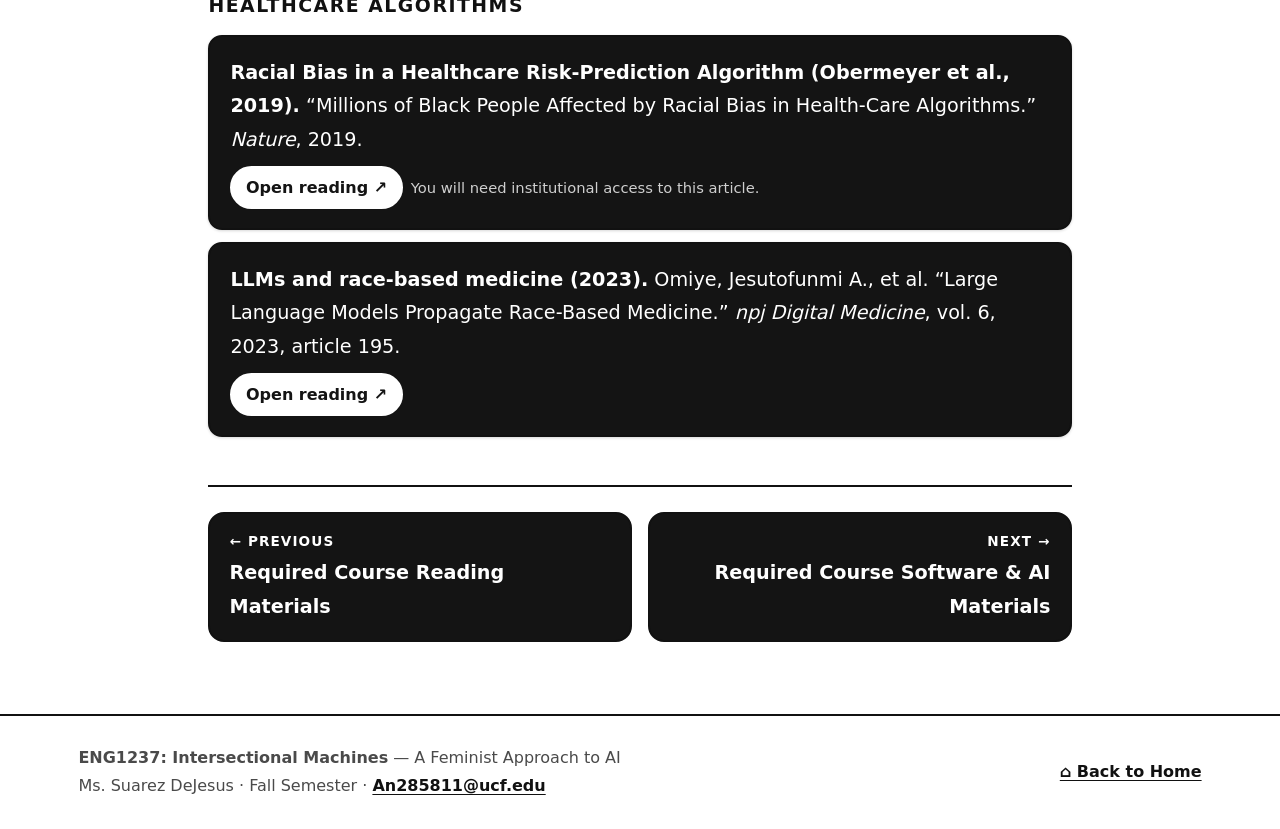
<file: section5.html>
<!DOCTYPE html>
<html lang="en" data-theme="">
<head>
<meta charset="utf-8">
<meta name="viewport" content="width=device-width, initial-scale=1">
<title>Section 5: AI Bias Supplemental Readings — ENG1237 Intersectional Machines</title>
<meta name="description" content="Interactive syllabus for ENG1237 Intersectional Machines: A Feminist Approach to AI.">
<link rel="preconnect" href="https://fonts.googleapis.com">
<link rel="stylesheet" href="assets/style.css?v=54cf5fe5">
<link rel="icon" href="data:image/svg+xml,%3Csvg xmlns='http://www.w3.org/2000/svg' viewBox='0 0 100 100'%3E%3Ccircle cx='50' cy='50' r='46' fill='%236b2d5c'/%3E%3Ctext x='50' y='68' font-size='54' text-anchor='middle' fill='%23fff' font-family='Georgia,serif'%3EIM%3C/text%3E%3C/svg%3E">
<script>
  // Set theme before paint to avoid a flash
  (function(){try{var t=localStorage.getItem('eng1237-theme');if(t==='light'||t==='dark')document.documentElement.setAttribute('data-theme',t);}catch(e){}})();
</script>
</head>
<body>
<a class="skip-link" href="#main">Skip to main content</a>

<div class="sticky-stack">
<header class="topbar">
  <div class="topbar-inner">
    <a class="brand" href="index.html">
      <span class="dot" aria-hidden="true"></span>
      <span>ENG1237 <small>&middot; Intersectional Machines</small></span>
    </a>
    <a class="home-tab" href="index.html"><svg viewBox="0 0 24 24" fill="none" stroke="currentColor" stroke-width="2" stroke-linecap="round" stroke-linejoin="round" aria-hidden="true"><path d="M3 10.5 12 3l9 7.5"/><path d="M5 9.5V21h14V9.5"/></svg><span>Home</span></a>
    <span class="nav-spacer"></span>

    <details class="menu" id="sections-menu">
      <summary aria-label="Jump to a section">Sections &#9662;</summary>
      <div class="menu-panel" role="menu">
        <a href="index.html"><span class="num">&#8962;</span><span>Home</span></a>
        <a href="section1.html"><span class="num">1</span><span>Instructor Contact &amp; Course Frequency</span></a>
          <a href="section2.html"><span class="num">2</span><span>Course Description</span></a>
          <a href="section3.html"><span class="num">3</span><span>Course Objectives</span></a>
          <a href="section4.html"><span class="num">4</span><span>Required Course Reading Materials</span></a>
          <a href="section5.html" aria-current="page"><span class="num">5</span><span>AI Bias Supplemental Readings</span></a>
          <a href="section6.html"><span class="num">6</span><span>Required Course Software &amp; AI Materials</span></a>
          <a href="section7.html"><span class="num">7</span><span>AI Policy</span></a>
          <a href="section8.html"><span class="num">8</span><span>Assignment Overview, Grading &amp; Late Policy</span></a>
          <a href="section9.html"><span class="num">9</span><span>Class-by-Class Schedule</span></a>
          <a href="section10.html"><span class="num">10</span><span>EXAMPLE of AGENTIC Textual Analysis</span></a>
      </div>
    </details>

    <button class="util-btn" id="read-aloud" type="button" aria-pressed="false"
            title="Read this page aloud">
      <svg viewBox="0 0 24 24" fill="none" stroke="currentColor" stroke-width="2" stroke-linecap="round" stroke-linejoin="round" aria-hidden="true"><path d="M4 9v6h4l5 4V5L8 9H4Z"/><path d="M16 8.5a4 4 0 0 1 0 7"/><path d="M18.5 6a7.5 7.5 0 0 1 0 12"/></svg><span class="label">Read aloud</span>
    </button>

    <button class="util-btn" id="theme-toggle" type="button" aria-pressed="false"
            title="Switch colour theme">
      <svg class="icon-sun" viewBox="0 0 24 24" fill="none" stroke="currentColor" stroke-width="2" stroke-linecap="round" stroke-linejoin="round" aria-hidden="true"><circle cx="12" cy="12" r="4"/><path d="M12 2v2M12 20v2M4.9 4.9l1.4 1.4M17.7 17.7l1.4 1.4M2 12h2M20 12h2M4.9 19.1l1.4-1.4M17.7 6.3l1.4-1.4"/></svg><svg class="icon-moon" viewBox="0 0 24 24" fill="none" stroke="currentColor" stroke-width="2" stroke-linecap="round" stroke-linejoin="round" aria-hidden="true"><path d="M21 12.8A9 9 0 1 1 11.2 3a7 7 0 0 0 9.8 9.8Z"/></svg><span class="label">Dark mode</span>
    </button>
  </div>
</header>

<div class="reader-bar" id="reader-bar" role="region" aria-label="Read aloud controls">
  <div class="reader-inner">
    <strong>&#128266; Reading aloud</strong>
    <button class="rbtn" id="reader-playpause" type="button">&#9208; Pause</button>
    <button class="rbtn" id="reader-restart" type="button">&#8635; Restart</button>
    <button class="rbtn" id="reader-stop" type="button">&#9632; Stop</button>
    <label>Voice
      <select id="reader-voice" aria-label="Choose a voice"></select>
    </label>
    <label>Speed
      <select id="reader-rate" aria-label="Reading speed">
        <option value="0.75">0.75&times;</option>
        <option value="0.9">0.9&times;</option>
        <option value="1" selected>1&times;</option>
        <option value="1.15">1.15&times;</option>
        <option value="1.35">1.35&times;</option>
      </select>
    </label>
    <span class="reader-status" id="reader-status" aria-live="polite"></span>
  </div>
</div>
</div>
<main id="main" tabindex="-1">
  <div class="wrap">
    <div class="page-head"><span class="eyebrow">Section 5</span><h1>AI Bias Supplemental Readings</h1><p class="lede">Fourteen case studies of algorithmic bias to journal and reflect on.</p></div>

    <p>Here you have a list of 14 AI bias supplemental readings for which you will journal
    and reflect on in preparation for your short and final assignments. These readings will
    supplement the core reading materials in <a class="xref" href="section4.html">section 4</a>. Your reflections and your argument
    must connect to the theories of intersectionality, feminism, and critical making.</p>
    <section class="reading-group" id="hiring">
      <h3>Hiring &amp; Employment Algorithms</h3>
      <div class="reading"><span class="cite"><strong>Amazon&rsquo;s Biased Hiring Algorithm (2018) &mdash; gender bias.</strong> &ldquo;Why Amazon&rsquo;s Automated Hiring Tool Discriminated Against Women.&rdquo; <em>ACLU</em>.</span><div class="actions"><a class="open" href="https://www.aclu.org/news/womens-rights/why-amazons-automated-hiring-tool-discriminated-against" target="_blank" rel="noopener">Open reading &#8599;</a></div></div>
      <div class="reading"><span class="cite"><strong>Bloomberg&rsquo;s ChatGPT / GPT hiring-bias test (2024).</strong> Nicoletti, Leonardo, and Dina Bass. &ldquo;OpenAI&rsquo;s GPT is a Recruiter&rsquo;s Dream Tool. Tests Show There&rsquo;s Racial Bias.&rdquo; <em>Bloomberg</em>, 2024.</span><div class="actions"><a class="open" href="https://www.bloomberg.com/graphics/2024-openai-gpt-hiring-racial-discrimination/" target="_blank" rel="noopener">Open reading &#8599;</a></div></div>
    </section>
    <section class="reading-group" id="credit">
      <h3>Credit &amp; Lending Algorithms</h3>
      <div class="reading"><span class="cite"><strong>The Apple Card Credit-Limit Controversy (2019).</strong> &ldquo;Apple Card is Accused of Gender Bias. Here&rsquo;s How That Can Happen.&rdquo; <em>CNN Business</em>, 12 Nov. 2019.</span><div class="actions"><a class="open" href="https://www.cnn.com/2019/11/12/business/apple-card-gender-bias" target="_blank" rel="noopener">Open reading &#8599;</a></div></div>
      <div class="reading"><span class="cite"><strong>Racial Bias in Mortgage-Approval Algorithms (2021).</strong> Martinez, Emmanuel, and Lauren Kirchner. &ldquo;The Secret Bias Hidden in Mortgage-Approval Algorithms.&rdquo; <em>The Markup</em>, 25 Aug. 2021.</span><div class="actions"><a class="open" href="https://themarkup.org/denied/2021/08/25/the-secret-bias-hidden-in-mortgage-approval-algorithms" target="_blank" rel="noopener">Open reading &#8599;</a></div></div>
    </section>
    <section class="reading-group" id="vision">
      <h3>Computer Vision / Image Generation</h3>
      <div class="reading"><span class="cite"><strong>The Google Photos &ldquo;Gorilla&rdquo; Mislabeling Incident (2015).</strong> &ldquo;Google Apologizes after App Mistakenly Labels Black People &lsquo;Gorillas&rsquo;.&rdquo; <em>CBC News</em>, 2 July 2015.</span><div class="actions"><a class="open" href="https://www.cbc.ca/news/trending/google-photos-black-people-gorillas-1.3135754" target="_blank" rel="noopener">Open reading &#8599;</a></div></div>
      <div class="reading"><span class="cite"><strong>Twitter&rsquo;s Racially Biased Image-Cropping Algorithm (2021).</strong> Metz, Rachel. &ldquo;Twitter Says Its Image-Cropping Algorithm Was Biased, So It&rsquo;s Ditching It.&rdquo; <em>CNN Business</em>, 19 May 2021.</span><div class="actions"><a class="open" href="https://www.cnn.com/2021/05/19/tech/twitter-image-cropping-algorithm-bias/index.html" target="_blank" rel="noopener">Open reading &#8599;</a></div></div>
      <div class="reading"><span class="cite"><strong>Bloomberg&rsquo;s Stable Diffusion Investigation (2023).</strong> Nicoletti, Leonardo, and Dina Bass. &ldquo;Humans Are Biased. Generative AI is Even Worse.&rdquo; <em>Bloomberg</em>, 2023.</span><div class="actions"><a class="open" href="https://www.bloomberg.com/graphics/2023-generative-ai-bias/" target="_blank" rel="noopener">Open reading &#8599;</a></div></div>
      <div class="reading"><span class="cite"><strong>Google Gemini&rsquo;s historically inaccurate image generation (2024).</strong> Duffy, Clare, and Catherine Thorbecke. &ldquo;Google halts AI Tool&rsquo;s Ability to Produce Images of People After Backlash.&rdquo; <em>CNN Business</em>, 22 Feb. 2024.</span><div class="actions"><a class="open" href="https://www.cnn.com/2024/02/22/tech/google-gemini-ai-image-generator" target="_blank" rel="noopener">Open reading &#8599;</a></div></div>
    </section>
    <section class="reading-group" id="language">
      <h3>Language &amp; Translation Algorithms</h3>
      <div class="reading"><span class="cite"><strong>Gender Bias in Google Translate.</strong> Dino, Gino. &ldquo;He Said, She Said: Addressing Gender in Neutral Machine Translation.&rdquo; <em>Slator</em>, 22 Jan. 2019.</span><div class="actions"><a class="open" href="https://slator.com/he-said-she-said-addressing-gender-in-neural-machine-translation/" target="_blank" rel="noopener">Open reading &#8599;</a></div></div>
    </section>
    <section class="reading-group" id="ads">
      <h3>Ad Targeting &amp; Delivery Algorithms</h3>
      <div class="reading"><span class="cite"><strong>Facebook&rsquo;s Discriminatory Ad-Delivery Algorithm (2019).</strong> &ldquo;Facebook&rsquo;s Ad-Serving Algorithm Discriminates by Gender and Race.&rdquo; <em>MIT Technology Review</em>, 5 Apr. 2019.</span><div class="actions"><a class="open" href="https://www.technologyreview.com/2019/04/05/1175/facebook-algorithm-discriminates-ai-bias/" target="_blank" rel="noopener">Open reading &#8599;</a></div></div>
    </section>
    <section class="reading-group" id="government">
      <h3>Government Administrative &amp; Benefits Algorithms</h3>
      <div class="reading"><span class="cite"><strong>Michigan&rsquo;s MIDAS Unemployment Fraud Algorithm (2013&ndash;2015).</strong> &ldquo;Michigan&rsquo;s MiDAS Unemployment System: Algorithm Alchemy Created Lead, Not Gold.&rdquo; <em>IEEE Spectrum</em>.</span><div class="actions"><a class="open" href="https://spectrum.ieee.org/michigans-midas-unemployment-system-algorithm-alchemy-that-created-lead-not-gold" target="_blank" rel="noopener">Open reading &#8599;</a></div></div>
      <div class="reading"><span class="cite"><strong>Idaho&rsquo;s Secret Medicaid Budget Algorithm (K.W. v. Armstrong).</strong> Stanley, Jay. &ldquo;Pitfalls of Artificial Intelligence Decisionmaking Highlighted in Idaho ACLU Case.&rdquo; <em>ACLU</em>, 2 June 2017.</span><div class="actions"><a class="open" href="https://www.aclu.org/news/privacy-technology/pitfalls-artificial-intelligence-decisionmaking-highlighted-idaho-aclu-case" target="_blank" rel="noopener">Open reading &#8599;</a></div></div>
    </section>
    <section class="reading-group" id="healthcare">
      <h3>Healthcare Algorithms</h3>
      <div class="reading"><span class="cite"><strong>Racial Bias in a Healthcare Risk-Prediction Algorithm (Obermeyer et al., 2019).</strong> &ldquo;Millions of Black People Affected by Racial Bias in Health-Care Algorithms.&rdquo; <em>Nature</em>, 2019.</span><div class="actions"><a class="open" href="https://www.nature.com/articles/d41586-019-03228-6" target="_blank" rel="noopener">Open reading &#8599;</a><span class="note">You will need institutional access to this article.</span></div></div>
      <div class="reading"><span class="cite"><strong>LLMs and race-based medicine (2023).</strong> Omiye, Jesutofunmi A., et al. &ldquo;Large Language Models Propagate Race-Based Medicine.&rdquo; <em>npj Digital Medicine</em>, vol. 6, 2023, article 195.</span><div class="actions"><a class="open" href="https://www.nature.com/articles/s41746-023-00939-z" target="_blank" rel="noopener">Open reading &#8599;</a></div></div>
    </section>
    <nav class="pager" aria-label="Section navigation"><a class="prev" href="section4.html"><span class="dir">&#8592; Previous</span><span class="ttl">Required Course Reading Materials</span></a><a class="next" href="section6.html"><span class="dir">Next &#8594;</span><span class="ttl">Required Course Software &amp; AI Materials</span></a></nav>
  </div>
</main>

<footer class="site">
  <div class="foot-inner">
    <div>
      <strong>ENG1237: Intersectional Machines</strong> &mdash; A Feminist Approach to AI<br>
      Ms. Suarez DeJesus &middot; Fall Semester &middot;
      <a href="mailto:An285811@ucf.edu">An285811@ucf.edu</a>
    </div>
    <div><a href="index.html">&#8962; Back to Home</a></div>
  </div>
</footer>

<script src="assets/app.js?v=54cf5fe5"></script>
</body>
</html>
</file>
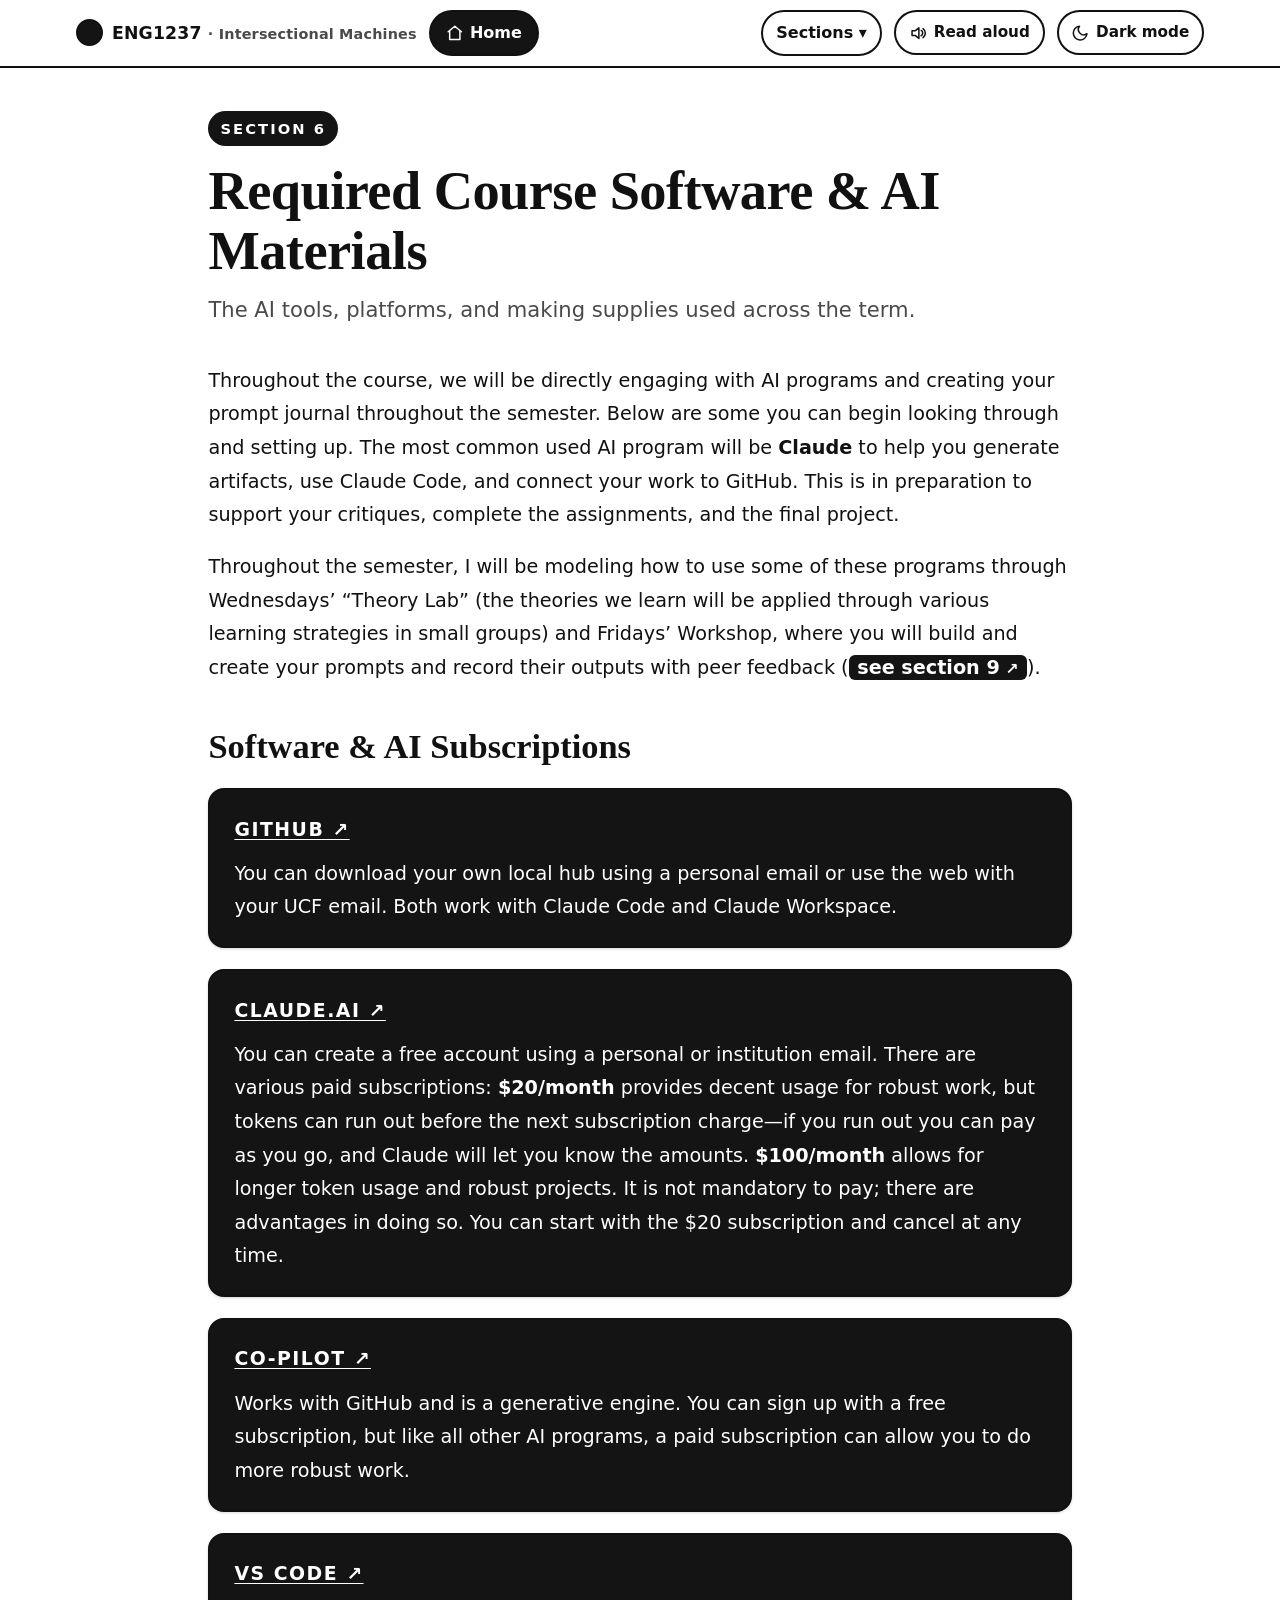
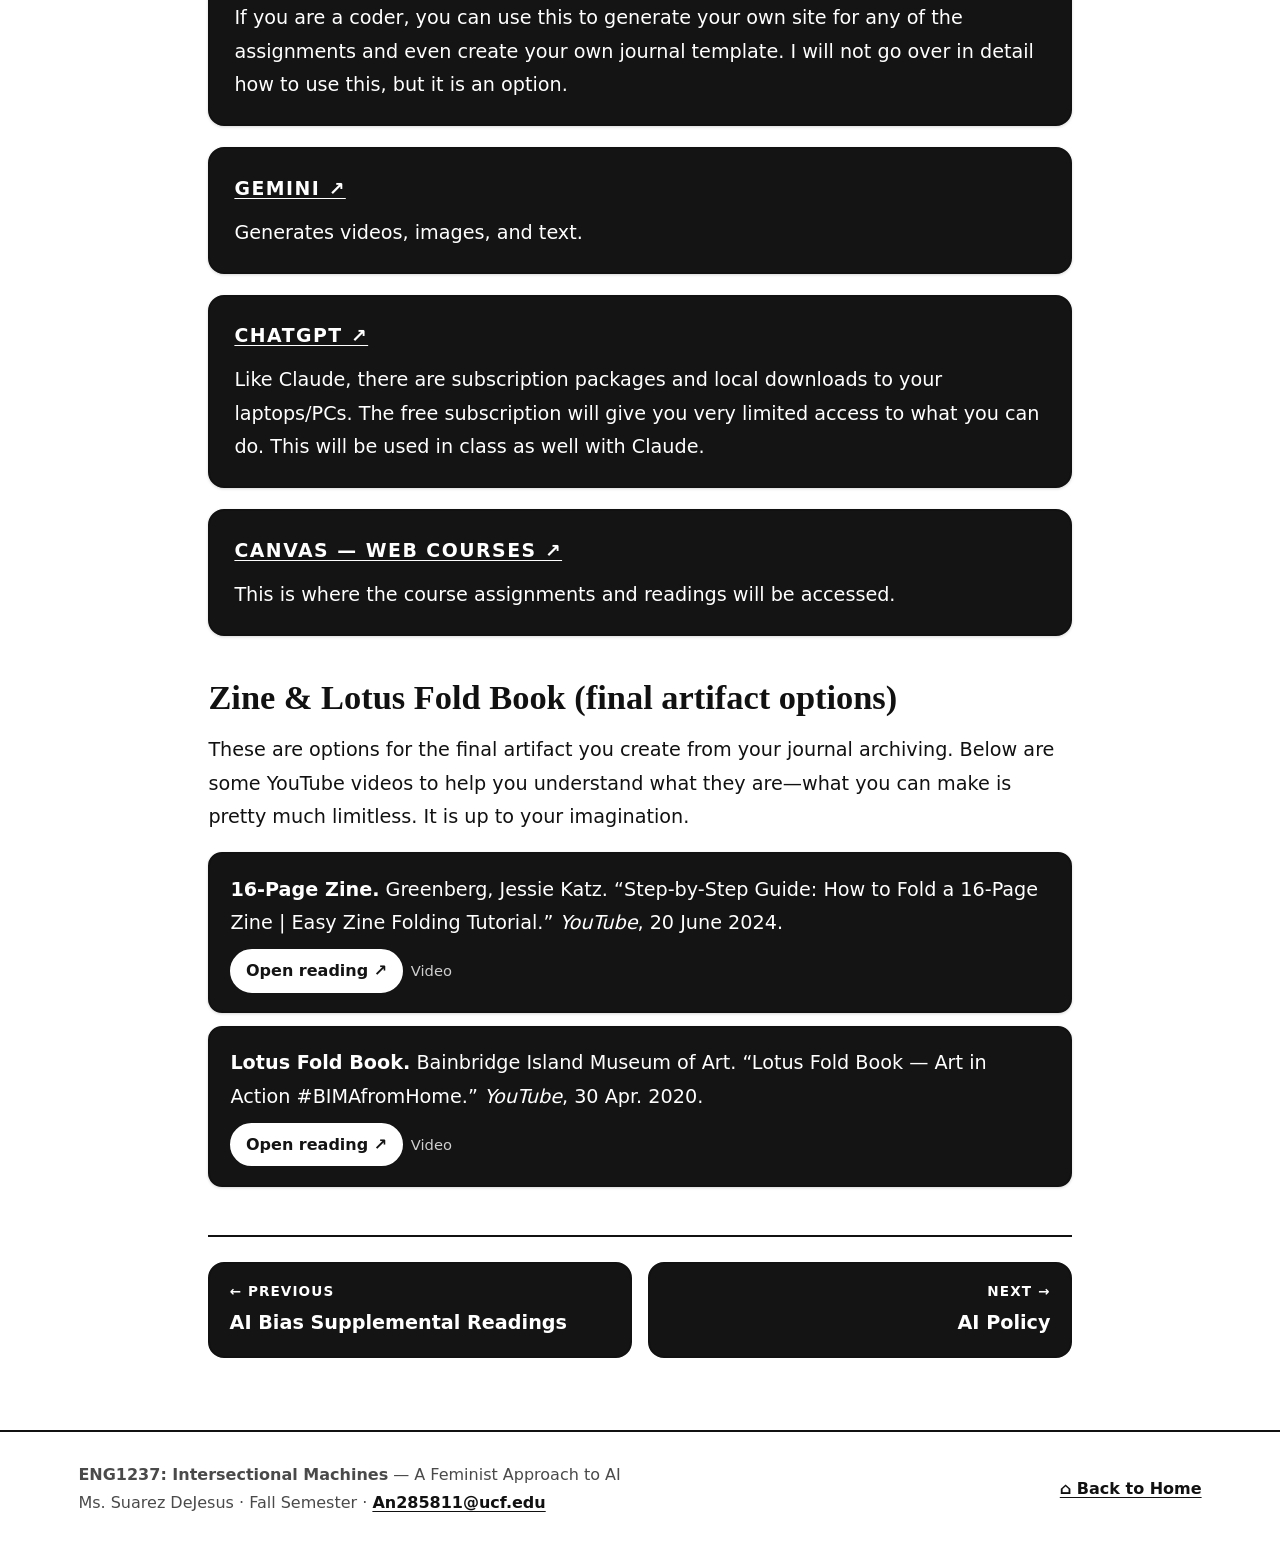
<file: section6.html>
<!DOCTYPE html>
<html lang="en" data-theme="">
<head>
<meta charset="utf-8">
<meta name="viewport" content="width=device-width, initial-scale=1">
<title>Section 6: Required Course Software & AI Materials — ENG1237 Intersectional Machines</title>
<meta name="description" content="Interactive syllabus for ENG1237 Intersectional Machines: A Feminist Approach to AI.">
<link rel="preconnect" href="https://fonts.googleapis.com">
<link rel="stylesheet" href="assets/style.css?v=54cf5fe5">
<link rel="icon" href="data:image/svg+xml,%3Csvg xmlns='http://www.w3.org/2000/svg' viewBox='0 0 100 100'%3E%3Ccircle cx='50' cy='50' r='46' fill='%236b2d5c'/%3E%3Ctext x='50' y='68' font-size='54' text-anchor='middle' fill='%23fff' font-family='Georgia,serif'%3EIM%3C/text%3E%3C/svg%3E">
<script>
  // Set theme before paint to avoid a flash
  (function(){try{var t=localStorage.getItem('eng1237-theme');if(t==='light'||t==='dark')document.documentElement.setAttribute('data-theme',t);}catch(e){}})();
</script>
</head>
<body>
<a class="skip-link" href="#main">Skip to main content</a>

<div class="sticky-stack">
<header class="topbar">
  <div class="topbar-inner">
    <a class="brand" href="index.html">
      <span class="dot" aria-hidden="true"></span>
      <span>ENG1237 <small>&middot; Intersectional Machines</small></span>
    </a>
    <a class="home-tab" href="index.html"><svg viewBox="0 0 24 24" fill="none" stroke="currentColor" stroke-width="2" stroke-linecap="round" stroke-linejoin="round" aria-hidden="true"><path d="M3 10.5 12 3l9 7.5"/><path d="M5 9.5V21h14V9.5"/></svg><span>Home</span></a>
    <span class="nav-spacer"></span>

    <details class="menu" id="sections-menu">
      <summary aria-label="Jump to a section">Sections &#9662;</summary>
      <div class="menu-panel" role="menu">
        <a href="index.html"><span class="num">&#8962;</span><span>Home</span></a>
        <a href="section1.html"><span class="num">1</span><span>Instructor Contact &amp; Course Frequency</span></a>
          <a href="section2.html"><span class="num">2</span><span>Course Description</span></a>
          <a href="section3.html"><span class="num">3</span><span>Course Objectives</span></a>
          <a href="section4.html"><span class="num">4</span><span>Required Course Reading Materials</span></a>
          <a href="section5.html"><span class="num">5</span><span>AI Bias Supplemental Readings</span></a>
          <a href="section6.html" aria-current="page"><span class="num">6</span><span>Required Course Software &amp; AI Materials</span></a>
          <a href="section7.html"><span class="num">7</span><span>AI Policy</span></a>
          <a href="section8.html"><span class="num">8</span><span>Assignment Overview, Grading &amp; Late Policy</span></a>
          <a href="section9.html"><span class="num">9</span><span>Class-by-Class Schedule</span></a>
          <a href="section10.html"><span class="num">10</span><span>EXAMPLE of AGENTIC Textual Analysis</span></a>
      </div>
    </details>

    <button class="util-btn" id="read-aloud" type="button" aria-pressed="false"
            title="Read this page aloud">
      <svg viewBox="0 0 24 24" fill="none" stroke="currentColor" stroke-width="2" stroke-linecap="round" stroke-linejoin="round" aria-hidden="true"><path d="M4 9v6h4l5 4V5L8 9H4Z"/><path d="M16 8.5a4 4 0 0 1 0 7"/><path d="M18.5 6a7.5 7.5 0 0 1 0 12"/></svg><span class="label">Read aloud</span>
    </button>

    <button class="util-btn" id="theme-toggle" type="button" aria-pressed="false"
            title="Switch colour theme">
      <svg class="icon-sun" viewBox="0 0 24 24" fill="none" stroke="currentColor" stroke-width="2" stroke-linecap="round" stroke-linejoin="round" aria-hidden="true"><circle cx="12" cy="12" r="4"/><path d="M12 2v2M12 20v2M4.9 4.9l1.4 1.4M17.7 17.7l1.4 1.4M2 12h2M20 12h2M4.9 19.1l1.4-1.4M17.7 6.3l1.4-1.4"/></svg><svg class="icon-moon" viewBox="0 0 24 24" fill="none" stroke="currentColor" stroke-width="2" stroke-linecap="round" stroke-linejoin="round" aria-hidden="true"><path d="M21 12.8A9 9 0 1 1 11.2 3a7 7 0 0 0 9.8 9.8Z"/></svg><span class="label">Dark mode</span>
    </button>
  </div>
</header>

<div class="reader-bar" id="reader-bar" role="region" aria-label="Read aloud controls">
  <div class="reader-inner">
    <strong>&#128266; Reading aloud</strong>
    <button class="rbtn" id="reader-playpause" type="button">&#9208; Pause</button>
    <button class="rbtn" id="reader-restart" type="button">&#8635; Restart</button>
    <button class="rbtn" id="reader-stop" type="button">&#9632; Stop</button>
    <label>Voice
      <select id="reader-voice" aria-label="Choose a voice"></select>
    </label>
    <label>Speed
      <select id="reader-rate" aria-label="Reading speed">
        <option value="0.75">0.75&times;</option>
        <option value="0.9">0.9&times;</option>
        <option value="1" selected>1&times;</option>
        <option value="1.15">1.15&times;</option>
        <option value="1.35">1.35&times;</option>
      </select>
    </label>
    <span class="reader-status" id="reader-status" aria-live="polite"></span>
  </div>
</div>
</div>
<main id="main" tabindex="-1">
  <div class="wrap">
    <div class="page-head"><span class="eyebrow">Section 6</span><h1>Required Course Software &amp; AI Materials</h1><p class="lede">The AI tools, platforms, and making supplies used across the term.</p></div>

    <p>Throughout the course, we will be directly engaging with AI programs and creating
    your prompt journal throughout the semester. Below are some you can begin looking through
    and setting up. The most common used AI program will be <strong>Claude</strong> to help you
    generate artifacts, use Claude Code, and connect your work to GitHub. This is in
    preparation to support your critiques, complete the assignments, and the final project.</p>

    <p>Throughout the semester, I will be modeling how to use some of these programs through
    Wednesdays&rsquo; &ldquo;Theory Lab&rdquo; (the theories we learn will be applied through
    various learning strategies in small groups) and Fridays&rsquo; Workshop, where you will
    build and create your prompts and record their outputs with peer feedback
    (<a class="xref" href="section9.html">see section 9</a>).</p>

    <h2>Software &amp; AI Subscriptions</h2>
    <div class="block">
      <h3 style="margin-top:0"><a href="https://github.com" target="_blank" rel="noopener">GitHub &#8599;</a></h3>
      <p style="margin-bottom:0">You can download your own local hub using a personal email or use the web with your UCF email. Both work with Claude Code and Claude Workspace.</p>
    </div>
    <div class="block">
      <h3 style="margin-top:0"><a href="https://claude.ai" target="_blank" rel="noopener">Claude.ai &#8599;</a></h3>
      <p style="margin-bottom:0">You can create a free account using a personal or institution email. There are various paid subscriptions: <strong>$20/month</strong> provides decent usage for robust work, but tokens can run out before the next subscription charge&mdash;if you run out you can pay as you go, and Claude will let you know the amounts. <strong>$100/month</strong> allows for longer token usage and robust projects. It is not mandatory to pay; there are advantages in doing so. You can start with the $20 subscription and cancel at any time.</p>
    </div>
    <div class="block">
      <h3 style="margin-top:0"><a href="https://copilot.microsoft.com/" target="_blank" rel="noopener">Co-Pilot &#8599;</a></h3>
      <p style="margin-bottom:0">Works with GitHub and is a generative engine. You can sign up with a free subscription, but like all other AI programs, a paid subscription can allow you to do more robust work.</p>
    </div>
    <div class="block">
      <h3 style="margin-top:0"><a href="https://code.visualstudio.com/" target="_blank" rel="noopener">VS Code &#8599;</a></h3>
      <p style="margin-bottom:0">If you are a coder, you can use this to generate your own site for any of the assignments and even create your own journal template. I will not go over in detail how to use this, but it is an option.</p>
    </div>
    <div class="block">
      <h3 style="margin-top:0"><a href="https://gemini.google.com/" target="_blank" rel="noopener">Gemini &#8599;</a></h3>
      <p style="margin-bottom:0">Generates videos, images, and text.</p>
    </div>
    <div class="block">
      <h3 style="margin-top:0"><a href="https://chatgpt.com/" target="_blank" rel="noopener">ChatGPT &#8599;</a></h3>
      <p style="margin-bottom:0">Like Claude, there are subscription packages and local downloads to your laptops/PCs. The free subscription will give you very limited access to what you can do. This will be used in class as well with Claude.</p>
    </div>
    <div class="block">
      <h3 style="margin-top:0"><a href="https://webcourses.ucf.edu/" target="_blank" rel="noopener">Canvas &mdash; Web Courses &#8599;</a></h3>
      <p style="margin-bottom:0">This is where the course assignments and readings will be accessed.</p>
    </div>

    <h2>Zine &amp; Lotus Fold Book (final artifact options)</h2>
    <p>These are options for the final artifact you create from your journal archiving.
    Below are some YouTube videos to help you understand what they are&mdash;what you can
    make is pretty much limitless. It is up to your imagination.</p>
    <div class="reading"><span class="cite"><strong>16-Page Zine.</strong> Greenberg, Jessie Katz. &ldquo;Step-by-Step Guide: How to Fold a 16-Page Zine | Easy Zine Folding Tutorial.&rdquo; <em>YouTube</em>, 20 June 2024.</span><div class="actions"><a class="open" href="https://www.youtube.com/watch?v=f5mZrr0iBLo" target="_blank" rel="noopener">Open reading &#8599;</a><span class="note">Video</span></div></div>
    <div class="reading"><span class="cite"><strong>Lotus Fold Book.</strong> Bainbridge Island Museum of Art. &ldquo;Lotus Fold Book &mdash; Art in Action #BIMAfromHome.&rdquo; <em>YouTube</em>, 30 Apr. 2020.</span><div class="actions"><a class="open" href="https://www.youtube.com/watch?v=l4CasT1LWhM" target="_blank" rel="noopener">Open reading &#8599;</a><span class="note">Video</span></div></div>
    <nav class="pager" aria-label="Section navigation"><a class="prev" href="section5.html"><span class="dir">&#8592; Previous</span><span class="ttl">AI Bias Supplemental Readings</span></a><a class="next" href="section7.html"><span class="dir">Next &#8594;</span><span class="ttl">AI Policy</span></a></nav>
  </div>
</main>

<footer class="site">
  <div class="foot-inner">
    <div>
      <strong>ENG1237: Intersectional Machines</strong> &mdash; A Feminist Approach to AI<br>
      Ms. Suarez DeJesus &middot; Fall Semester &middot;
      <a href="mailto:An285811@ucf.edu">An285811@ucf.edu</a>
    </div>
    <div><a href="index.html">&#8962; Back to Home</a></div>
  </div>
</footer>

<script src="assets/app.js?v=54cf5fe5"></script>
</body>
</html>
</file>
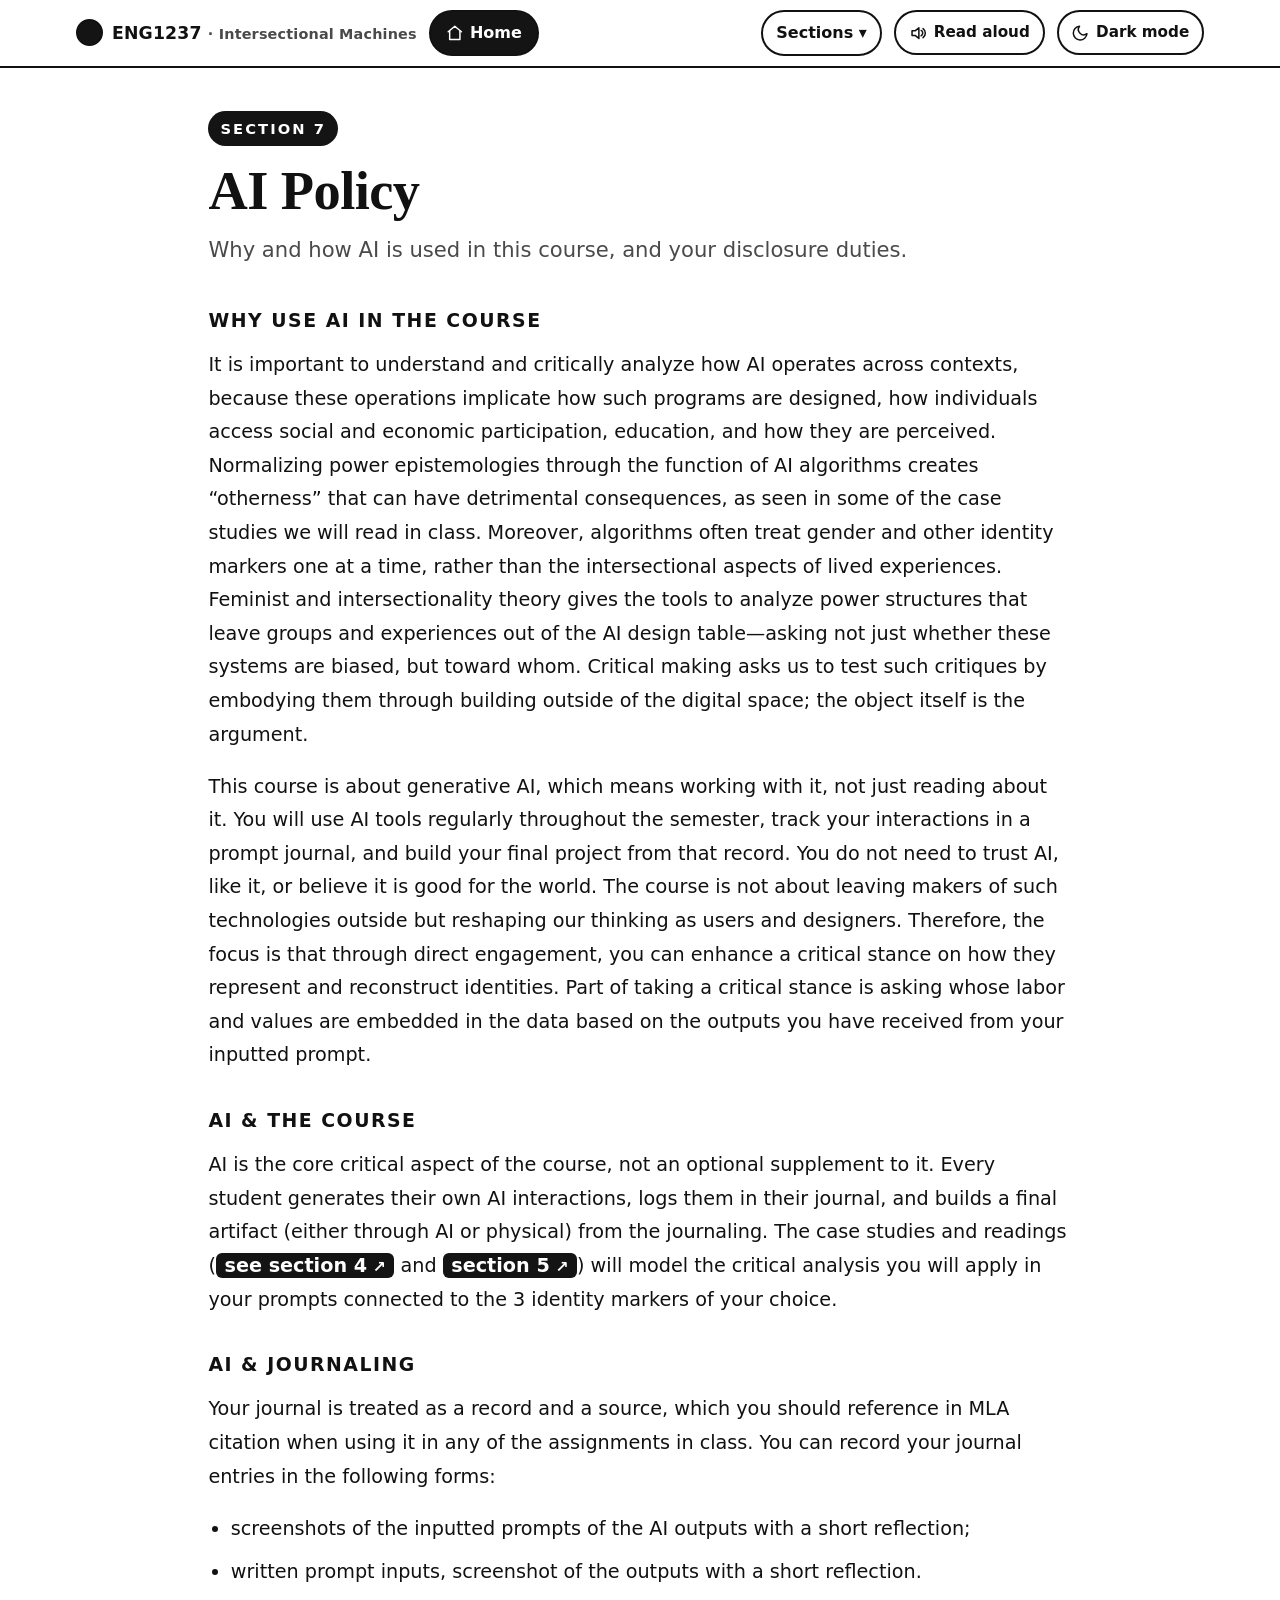
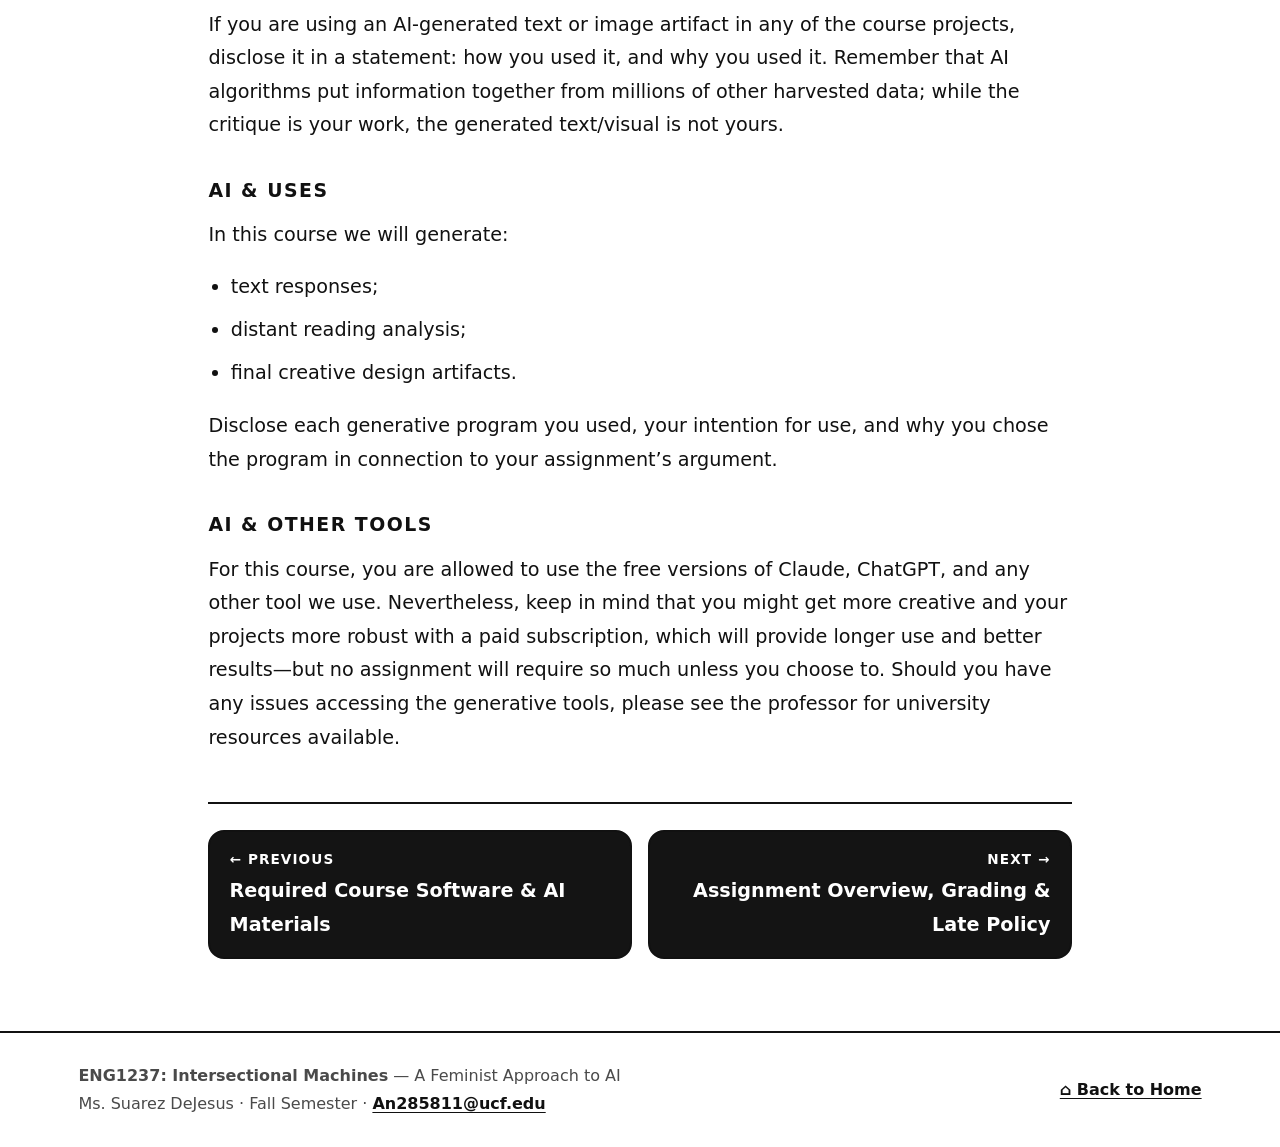
<file: section7.html>
<!DOCTYPE html>
<html lang="en" data-theme="">
<head>
<meta charset="utf-8">
<meta name="viewport" content="width=device-width, initial-scale=1">
<title>Section 7: AI Policy — ENG1237 Intersectional Machines</title>
<meta name="description" content="Interactive syllabus for ENG1237 Intersectional Machines: A Feminist Approach to AI.">
<link rel="preconnect" href="https://fonts.googleapis.com">
<link rel="stylesheet" href="assets/style.css?v=54cf5fe5">
<link rel="icon" href="data:image/svg+xml,%3Csvg xmlns='http://www.w3.org/2000/svg' viewBox='0 0 100 100'%3E%3Ccircle cx='50' cy='50' r='46' fill='%236b2d5c'/%3E%3Ctext x='50' y='68' font-size='54' text-anchor='middle' fill='%23fff' font-family='Georgia,serif'%3EIM%3C/text%3E%3C/svg%3E">
<script>
  // Set theme before paint to avoid a flash
  (function(){try{var t=localStorage.getItem('eng1237-theme');if(t==='light'||t==='dark')document.documentElement.setAttribute('data-theme',t);}catch(e){}})();
</script>
</head>
<body>
<a class="skip-link" href="#main">Skip to main content</a>

<div class="sticky-stack">
<header class="topbar">
  <div class="topbar-inner">
    <a class="brand" href="index.html">
      <span class="dot" aria-hidden="true"></span>
      <span>ENG1237 <small>&middot; Intersectional Machines</small></span>
    </a>
    <a class="home-tab" href="index.html"><svg viewBox="0 0 24 24" fill="none" stroke="currentColor" stroke-width="2" stroke-linecap="round" stroke-linejoin="round" aria-hidden="true"><path d="M3 10.5 12 3l9 7.5"/><path d="M5 9.5V21h14V9.5"/></svg><span>Home</span></a>
    <span class="nav-spacer"></span>

    <details class="menu" id="sections-menu">
      <summary aria-label="Jump to a section">Sections &#9662;</summary>
      <div class="menu-panel" role="menu">
        <a href="index.html"><span class="num">&#8962;</span><span>Home</span></a>
        <a href="section1.html"><span class="num">1</span><span>Instructor Contact &amp; Course Frequency</span></a>
          <a href="section2.html"><span class="num">2</span><span>Course Description</span></a>
          <a href="section3.html"><span class="num">3</span><span>Course Objectives</span></a>
          <a href="section4.html"><span class="num">4</span><span>Required Course Reading Materials</span></a>
          <a href="section5.html"><span class="num">5</span><span>AI Bias Supplemental Readings</span></a>
          <a href="section6.html"><span class="num">6</span><span>Required Course Software &amp; AI Materials</span></a>
          <a href="section7.html" aria-current="page"><span class="num">7</span><span>AI Policy</span></a>
          <a href="section8.html"><span class="num">8</span><span>Assignment Overview, Grading &amp; Late Policy</span></a>
          <a href="section9.html"><span class="num">9</span><span>Class-by-Class Schedule</span></a>
          <a href="section10.html"><span class="num">10</span><span>EXAMPLE of AGENTIC Textual Analysis</span></a>
      </div>
    </details>

    <button class="util-btn" id="read-aloud" type="button" aria-pressed="false"
            title="Read this page aloud">
      <svg viewBox="0 0 24 24" fill="none" stroke="currentColor" stroke-width="2" stroke-linecap="round" stroke-linejoin="round" aria-hidden="true"><path d="M4 9v6h4l5 4V5L8 9H4Z"/><path d="M16 8.5a4 4 0 0 1 0 7"/><path d="M18.5 6a7.5 7.5 0 0 1 0 12"/></svg><span class="label">Read aloud</span>
    </button>

    <button class="util-btn" id="theme-toggle" type="button" aria-pressed="false"
            title="Switch colour theme">
      <svg class="icon-sun" viewBox="0 0 24 24" fill="none" stroke="currentColor" stroke-width="2" stroke-linecap="round" stroke-linejoin="round" aria-hidden="true"><circle cx="12" cy="12" r="4"/><path d="M12 2v2M12 20v2M4.9 4.9l1.4 1.4M17.7 17.7l1.4 1.4M2 12h2M20 12h2M4.9 19.1l1.4-1.4M17.7 6.3l1.4-1.4"/></svg><svg class="icon-moon" viewBox="0 0 24 24" fill="none" stroke="currentColor" stroke-width="2" stroke-linecap="round" stroke-linejoin="round" aria-hidden="true"><path d="M21 12.8A9 9 0 1 1 11.2 3a7 7 0 0 0 9.8 9.8Z"/></svg><span class="label">Dark mode</span>
    </button>
  </div>
</header>

<div class="reader-bar" id="reader-bar" role="region" aria-label="Read aloud controls">
  <div class="reader-inner">
    <strong>&#128266; Reading aloud</strong>
    <button class="rbtn" id="reader-playpause" type="button">&#9208; Pause</button>
    <button class="rbtn" id="reader-restart" type="button">&#8635; Restart</button>
    <button class="rbtn" id="reader-stop" type="button">&#9632; Stop</button>
    <label>Voice
      <select id="reader-voice" aria-label="Choose a voice"></select>
    </label>
    <label>Speed
      <select id="reader-rate" aria-label="Reading speed">
        <option value="0.75">0.75&times;</option>
        <option value="0.9">0.9&times;</option>
        <option value="1" selected>1&times;</option>
        <option value="1.15">1.15&times;</option>
        <option value="1.35">1.35&times;</option>
      </select>
    </label>
    <span class="reader-status" id="reader-status" aria-live="polite"></span>
  </div>
</div>
</div>
<main id="main" tabindex="-1">
  <div class="wrap">
    <div class="page-head"><span class="eyebrow">Section 7</span><h1>AI Policy</h1><p class="lede">Why and how AI is used in this course, and your disclosure duties.</p></div>

    <h3>Why Use AI In the Course</h3>
    <p>It is important to understand and critically analyze how AI operates across contexts,
    because these operations implicate how such programs are designed, how individuals access
    social and economic participation, education, and how they are perceived. Normalizing power
    epistemologies through the function of AI algorithms creates &ldquo;otherness&rdquo; that can
    have detrimental consequences, as seen in some of the case studies we will read in class.
    Moreover, algorithms often treat gender and other identity markers one at a time, rather than
    the intersectional aspects of lived experiences. Feminist and intersectionality theory gives
    the tools to analyze power structures that leave groups and experiences out of the AI design
    table&mdash;asking not just whether these systems are biased, but toward whom. Critical making
    asks us to test such critiques by embodying them through building outside of the digital space;
    the object itself is the argument.</p>

    <p>This course is about generative AI, which means working with it, not just reading about it.
    You will use AI tools regularly throughout the semester, track your interactions in a prompt
    journal, and build your final project from that record. You do not need to trust AI, like it,
    or believe it is good for the world. The course is not about leaving makers of such technologies
    outside but reshaping our thinking as users and designers. Therefore, the focus is that through
    direct engagement, you can enhance a critical stance on how they represent and reconstruct
    identities. Part of taking a critical stance is asking whose labor and values are embedded in the
    data based on the outputs you have received from your inputted prompt.</p>

    <h3>AI &amp; The Course</h3>
    <p>AI is the core critical aspect of the course, not an optional supplement to it. Every student
    generates their own AI interactions, logs them in their journal, and builds a final artifact
    (either through AI or physical) from the journaling. The case studies and readings
    (<a class="xref" href="section4.html">see section 4</a> and <a class="xref" href="section5.html">section 5</a>) will model the critical analysis you will apply in your prompts connected to the
    3 identity markers of your choice.</p>

    <h3>AI &amp; Journaling</h3>
    <p>Your journal is treated as a record and a source, which you should reference in MLA citation
    when using it in any of the assignments in class. You can record your journal entries in the
    following forms:</p>
    <ul class="clean">
      <li>screenshots of the inputted prompts of the AI outputs with a short reflection;</li>
      <li>written prompt inputs, screenshot of the outputs with a short reflection.</li>
    </ul>
    <p>If you are using an AI-generated text or image artifact in any of the course projects, disclose
    it in a statement: how you used it, and why you used it. Remember that AI algorithms put
    information together from millions of other harvested data; while the critique is your work, the
    generated text/visual is not yours.</p>

    <h3>AI &amp; Uses</h3>
    <p>In this course we will generate:</p>
    <ul class="clean">
      <li>text responses;</li>
      <li>distant reading analysis;</li>
      <li>final creative design artifacts.</li>
    </ul>
    <p>Disclose each generative program you used, your intention for use, and why you chose the
    program in connection to your assignment&rsquo;s argument.</p>

    <h3>AI &amp; Other Tools</h3>
    <p>For this course, you are allowed to use the free versions of Claude, ChatGPT, and any other
    tool we use. Nevertheless, keep in mind that you might get more creative and your projects more
    robust with a paid subscription, which will provide longer use and better results&mdash;but no
    assignment will require so much unless you choose to. Should you have any issues accessing the
    generative tools, please see the professor for university resources available.</p>
    <nav class="pager" aria-label="Section navigation"><a class="prev" href="section6.html"><span class="dir">&#8592; Previous</span><span class="ttl">Required Course Software &amp; AI Materials</span></a><a class="next" href="section8.html"><span class="dir">Next &#8594;</span><span class="ttl">Assignment Overview, Grading &amp; Late Policy</span></a></nav>
  </div>
</main>

<footer class="site">
  <div class="foot-inner">
    <div>
      <strong>ENG1237: Intersectional Machines</strong> &mdash; A Feminist Approach to AI<br>
      Ms. Suarez DeJesus &middot; Fall Semester &middot;
      <a href="mailto:An285811@ucf.edu">An285811@ucf.edu</a>
    </div>
    <div><a href="index.html">&#8962; Back to Home</a></div>
  </div>
</footer>

<script src="assets/app.js?v=54cf5fe5"></script>
</body>
</html>
</file>
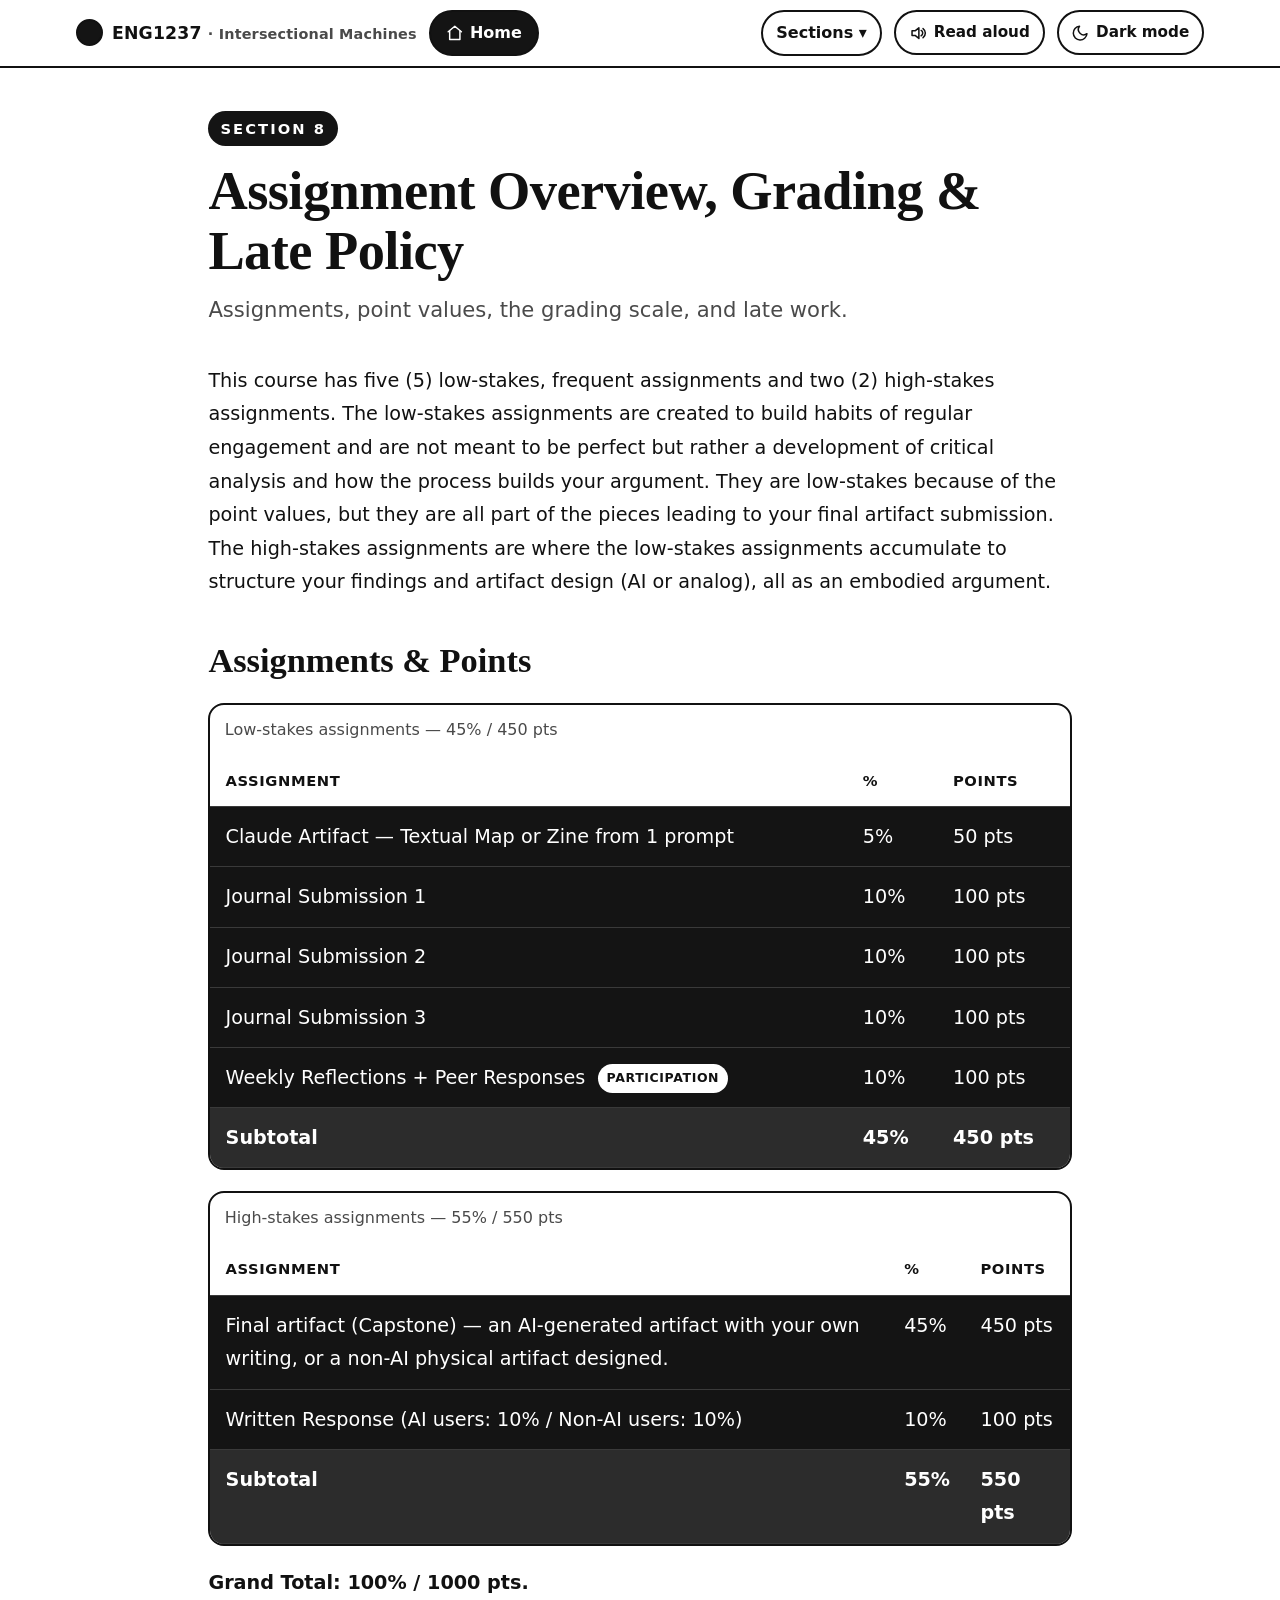
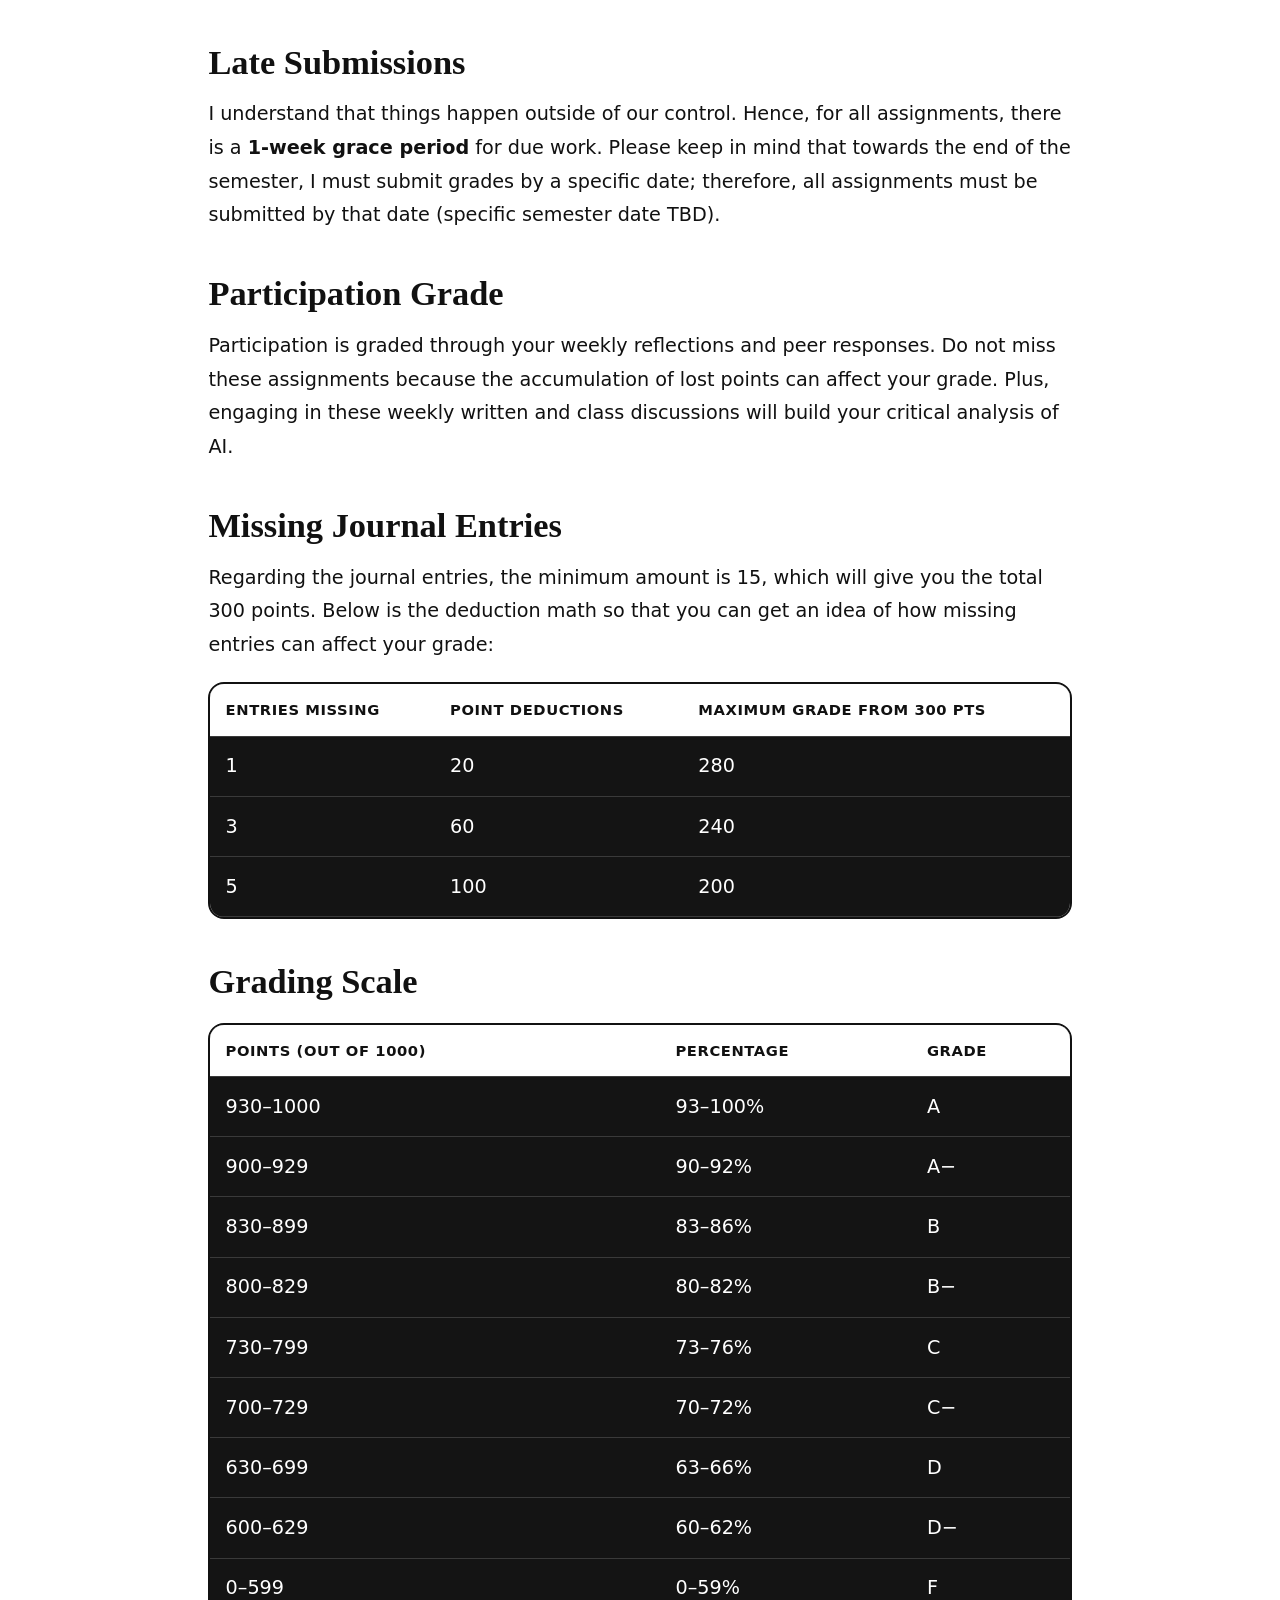
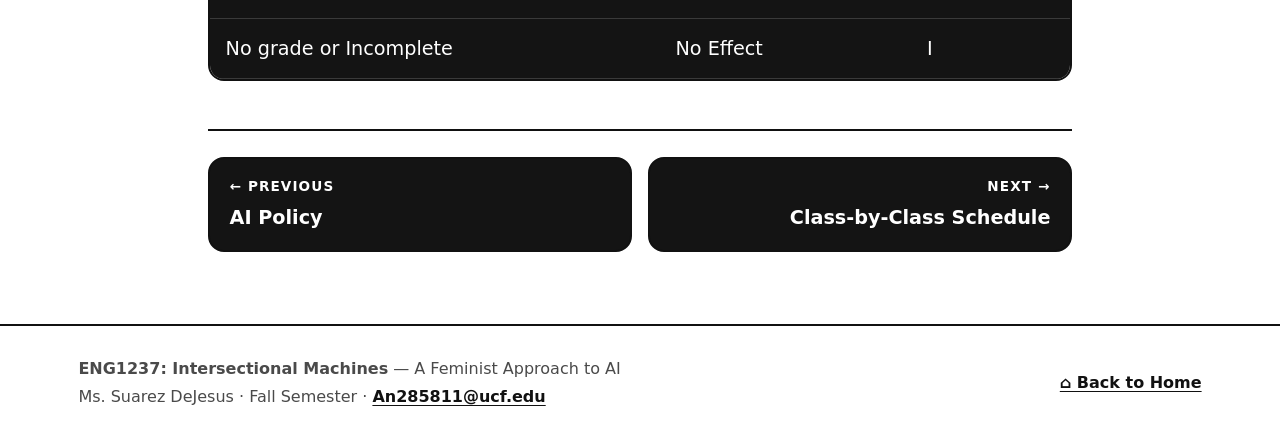
<file: section8.html>
<!DOCTYPE html>
<html lang="en" data-theme="">
<head>
<meta charset="utf-8">
<meta name="viewport" content="width=device-width, initial-scale=1">
<title>Section 8: Assignment Overview, Grading & Late Policy — ENG1237 Intersectional Machines</title>
<meta name="description" content="Interactive syllabus for ENG1237 Intersectional Machines: A Feminist Approach to AI.">
<link rel="preconnect" href="https://fonts.googleapis.com">
<link rel="stylesheet" href="assets/style.css?v=54cf5fe5">
<link rel="icon" href="data:image/svg+xml,%3Csvg xmlns='http://www.w3.org/2000/svg' viewBox='0 0 100 100'%3E%3Ccircle cx='50' cy='50' r='46' fill='%236b2d5c'/%3E%3Ctext x='50' y='68' font-size='54' text-anchor='middle' fill='%23fff' font-family='Georgia,serif'%3EIM%3C/text%3E%3C/svg%3E">
<script>
  // Set theme before paint to avoid a flash
  (function(){try{var t=localStorage.getItem('eng1237-theme');if(t==='light'||t==='dark')document.documentElement.setAttribute('data-theme',t);}catch(e){}})();
</script>
</head>
<body>
<a class="skip-link" href="#main">Skip to main content</a>

<div class="sticky-stack">
<header class="topbar">
  <div class="topbar-inner">
    <a class="brand" href="index.html">
      <span class="dot" aria-hidden="true"></span>
      <span>ENG1237 <small>&middot; Intersectional Machines</small></span>
    </a>
    <a class="home-tab" href="index.html"><svg viewBox="0 0 24 24" fill="none" stroke="currentColor" stroke-width="2" stroke-linecap="round" stroke-linejoin="round" aria-hidden="true"><path d="M3 10.5 12 3l9 7.5"/><path d="M5 9.5V21h14V9.5"/></svg><span>Home</span></a>
    <span class="nav-spacer"></span>

    <details class="menu" id="sections-menu">
      <summary aria-label="Jump to a section">Sections &#9662;</summary>
      <div class="menu-panel" role="menu">
        <a href="index.html"><span class="num">&#8962;</span><span>Home</span></a>
        <a href="section1.html"><span class="num">1</span><span>Instructor Contact &amp; Course Frequency</span></a>
          <a href="section2.html"><span class="num">2</span><span>Course Description</span></a>
          <a href="section3.html"><span class="num">3</span><span>Course Objectives</span></a>
          <a href="section4.html"><span class="num">4</span><span>Required Course Reading Materials</span></a>
          <a href="section5.html"><span class="num">5</span><span>AI Bias Supplemental Readings</span></a>
          <a href="section6.html"><span class="num">6</span><span>Required Course Software &amp; AI Materials</span></a>
          <a href="section7.html"><span class="num">7</span><span>AI Policy</span></a>
          <a href="section8.html" aria-current="page"><span class="num">8</span><span>Assignment Overview, Grading &amp; Late Policy</span></a>
          <a href="section9.html"><span class="num">9</span><span>Class-by-Class Schedule</span></a>
          <a href="section10.html"><span class="num">10</span><span>EXAMPLE of AGENTIC Textual Analysis</span></a>
      </div>
    </details>

    <button class="util-btn" id="read-aloud" type="button" aria-pressed="false"
            title="Read this page aloud">
      <svg viewBox="0 0 24 24" fill="none" stroke="currentColor" stroke-width="2" stroke-linecap="round" stroke-linejoin="round" aria-hidden="true"><path d="M4 9v6h4l5 4V5L8 9H4Z"/><path d="M16 8.5a4 4 0 0 1 0 7"/><path d="M18.5 6a7.5 7.5 0 0 1 0 12"/></svg><span class="label">Read aloud</span>
    </button>

    <button class="util-btn" id="theme-toggle" type="button" aria-pressed="false"
            title="Switch colour theme">
      <svg class="icon-sun" viewBox="0 0 24 24" fill="none" stroke="currentColor" stroke-width="2" stroke-linecap="round" stroke-linejoin="round" aria-hidden="true"><circle cx="12" cy="12" r="4"/><path d="M12 2v2M12 20v2M4.9 4.9l1.4 1.4M17.7 17.7l1.4 1.4M2 12h2M20 12h2M4.9 19.1l1.4-1.4M17.7 6.3l1.4-1.4"/></svg><svg class="icon-moon" viewBox="0 0 24 24" fill="none" stroke="currentColor" stroke-width="2" stroke-linecap="round" stroke-linejoin="round" aria-hidden="true"><path d="M21 12.8A9 9 0 1 1 11.2 3a7 7 0 0 0 9.8 9.8Z"/></svg><span class="label">Dark mode</span>
    </button>
  </div>
</header>

<div class="reader-bar" id="reader-bar" role="region" aria-label="Read aloud controls">
  <div class="reader-inner">
    <strong>&#128266; Reading aloud</strong>
    <button class="rbtn" id="reader-playpause" type="button">&#9208; Pause</button>
    <button class="rbtn" id="reader-restart" type="button">&#8635; Restart</button>
    <button class="rbtn" id="reader-stop" type="button">&#9632; Stop</button>
    <label>Voice
      <select id="reader-voice" aria-label="Choose a voice"></select>
    </label>
    <label>Speed
      <select id="reader-rate" aria-label="Reading speed">
        <option value="0.75">0.75&times;</option>
        <option value="0.9">0.9&times;</option>
        <option value="1" selected>1&times;</option>
        <option value="1.15">1.15&times;</option>
        <option value="1.35">1.35&times;</option>
      </select>
    </label>
    <span class="reader-status" id="reader-status" aria-live="polite"></span>
  </div>
</div>
</div>
<main id="main" tabindex="-1">
  <div class="wrap">
    <div class="page-head"><span class="eyebrow">Section 8</span><h1>Assignment Overview, Grading &amp; Late Policy</h1><p class="lede">Assignments, point values, the grading scale, and late work.</p></div>

    <p>This course has five (5) low-stakes, frequent assignments and two (2) high-stakes
    assignments. The low-stakes assignments are created to build habits of regular engagement
    and are not meant to be perfect but rather a development of critical analysis and how the
    process builds your argument. They are low-stakes because of the point values, but they are
    all part of the pieces leading to your final artifact submission. The high-stakes assignments
    are where the low-stakes assignments accumulate to structure your findings and artifact design
    (AI or analog), all as an embodied argument.</p>

    <h2>Assignments &amp; Points</h2>
    <div class="table-scroll">
      <table>
        <caption>Low-stakes assignments &mdash; 45% / 450 pts</caption>
        <thead><tr><th scope="col">Assignment</th><th scope="col">%</th><th scope="col">Points</th></tr></thead>
        <tbody>
          <tr><td>Claude Artifact &mdash; Textual Map or Zine from 1 prompt</td><td>5%</td><td>50 pts</td></tr>
          <tr><td>Journal Submission 1</td><td>10%</td><td>100 pts</td></tr>
          <tr><td>Journal Submission 2</td><td>10%</td><td>100 pts</td></tr>
          <tr><td>Journal Submission 3</td><td>10%</td><td>100 pts</td></tr>
          <tr><td>Weekly Reflections + Peer Responses <span class="badge">participation</span></td><td>10%</td><td>100 pts</td></tr>
          <tr class="subtotal"><td>Subtotal</td><td>45%</td><td>450 pts</td></tr>
        </tbody>
      </table>
    </div>

    <div class="table-scroll">
      <table>
        <caption>High-stakes assignments &mdash; 55% / 550 pts</caption>
        <thead><tr><th scope="col">Assignment</th><th scope="col">%</th><th scope="col">Points</th></tr></thead>
        <tbody>
          <tr><td>Final artifact (Capstone) &mdash; an AI-generated artifact with your own writing, or a non-AI physical artifact designed.</td><td>45%</td><td>450 pts</td></tr>
          <tr><td>Written Response (AI users: 10% / Non-AI users: 10%)</td><td>10%</td><td>100 pts</td></tr>
          <tr class="subtotal"><td>Subtotal</td><td>55%</td><td>550 pts</td></tr>
        </tbody>
      </table>
    </div>
    <p><strong>Grand Total: 100% / 1000 pts.</strong></p>

    <h2>Late Submissions</h2>
    <p>I understand that things happen outside of our control. Hence, for all assignments, there is
    a <strong>1-week grace period</strong> for due work. Please keep in mind that towards the end of
    the semester, I must submit grades by a specific date; therefore, all assignments must be
    submitted by that date (specific semester date TBD).</p>

    <h2>Participation Grade</h2>
    <p>Participation is graded through your weekly reflections and peer responses. Do not miss these
    assignments because the accumulation of lost points can affect your grade. Plus, engaging in these
    weekly written and class discussions will build your critical analysis of AI.</p>

    <h2>Missing Journal Entries</h2>
    <p>Regarding the journal entries, the minimum amount is 15, which will give you the total 300
    points. Below is the deduction math so that you can get an idea of how missing entries can affect
    your grade:</p>
    <div class="table-scroll">
      <table>
        <thead><tr><th scope="col">Entries Missing</th><th scope="col">Point Deductions</th><th scope="col">Maximum Grade from 300 pts</th></tr></thead>
        <tbody>
          <tr><td>1</td><td>20</td><td>280</td></tr>
          <tr><td>3</td><td>60</td><td>240</td></tr>
          <tr><td>5</td><td>100</td><td>200</td></tr>
        </tbody>
      </table>
    </div>

    <h2>Grading Scale</h2>
    <div class="table-scroll">
      <table>
        <thead><tr><th scope="col">Points (out of 1000)</th><th scope="col">Percentage</th><th scope="col">Grade</th></tr></thead>
        <tbody>
          <tr><td>930&ndash;1000</td><td>93&ndash;100%</td><td>A</td></tr>
          <tr><td>900&ndash;929</td><td>90&ndash;92%</td><td>A&minus;</td></tr>
          <tr><td>830&ndash;899</td><td>83&ndash;86%</td><td>B</td></tr>
          <tr><td>800&ndash;829</td><td>80&ndash;82%</td><td>B&minus;</td></tr>
          <tr><td>730&ndash;799</td><td>73&ndash;76%</td><td>C</td></tr>
          <tr><td>700&ndash;729</td><td>70&ndash;72%</td><td>C&minus;</td></tr>
          <tr><td>630&ndash;699</td><td>63&ndash;66%</td><td>D</td></tr>
          <tr><td>600&ndash;629</td><td>60&ndash;62%</td><td>D&minus;</td></tr>
          <tr><td>0&ndash;599</td><td>0&ndash;59%</td><td>F</td></tr>
          <tr><td>No grade or Incomplete</td><td>No Effect</td><td>I</td></tr>
        </tbody>
      </table>
    </div>
    <nav class="pager" aria-label="Section navigation"><a class="prev" href="section7.html"><span class="dir">&#8592; Previous</span><span class="ttl">AI Policy</span></a><a class="next" href="section9.html"><span class="dir">Next &#8594;</span><span class="ttl">Class-by-Class Schedule</span></a></nav>
  </div>
</main>

<footer class="site">
  <div class="foot-inner">
    <div>
      <strong>ENG1237: Intersectional Machines</strong> &mdash; A Feminist Approach to AI<br>
      Ms. Suarez DeJesus &middot; Fall Semester &middot;
      <a href="mailto:An285811@ucf.edu">An285811@ucf.edu</a>
    </div>
    <div><a href="index.html">&#8962; Back to Home</a></div>
  </div>
</footer>

<script src="assets/app.js?v=54cf5fe5"></script>
</body>
</html>
</file>
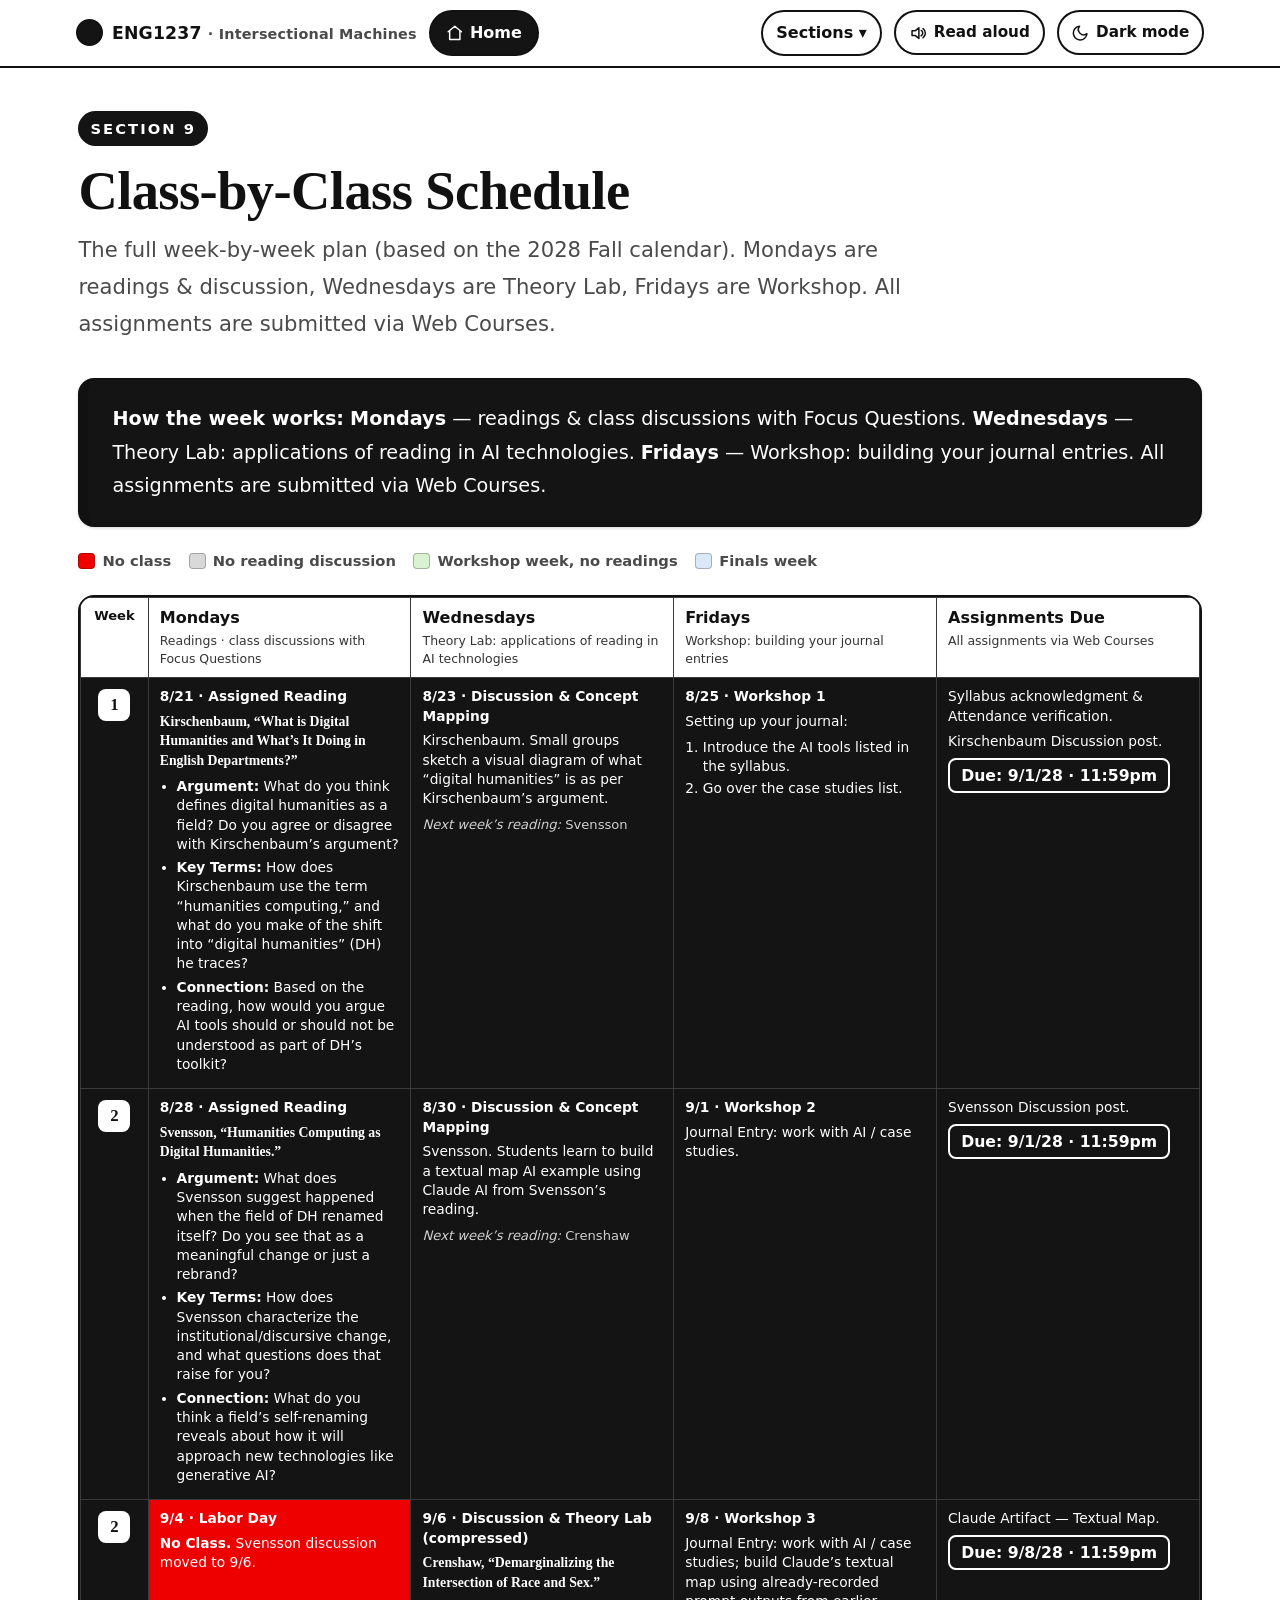
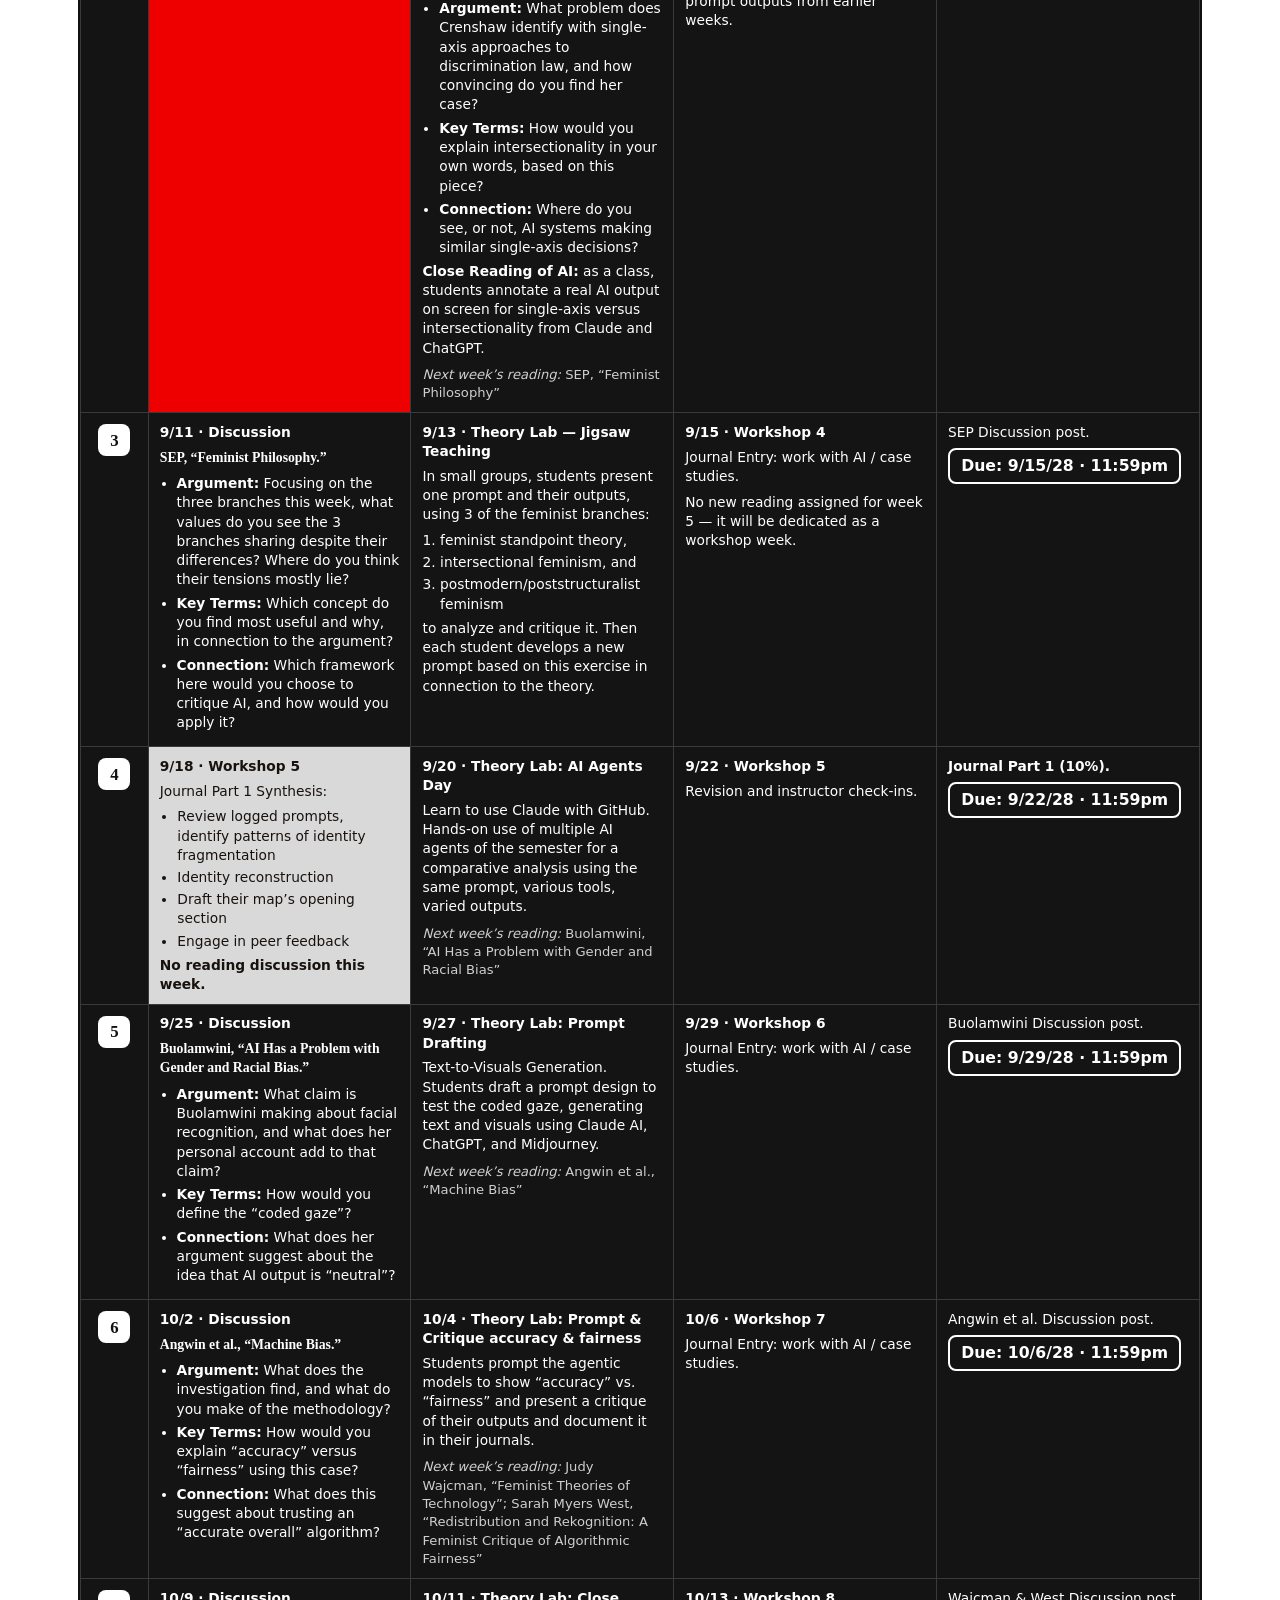
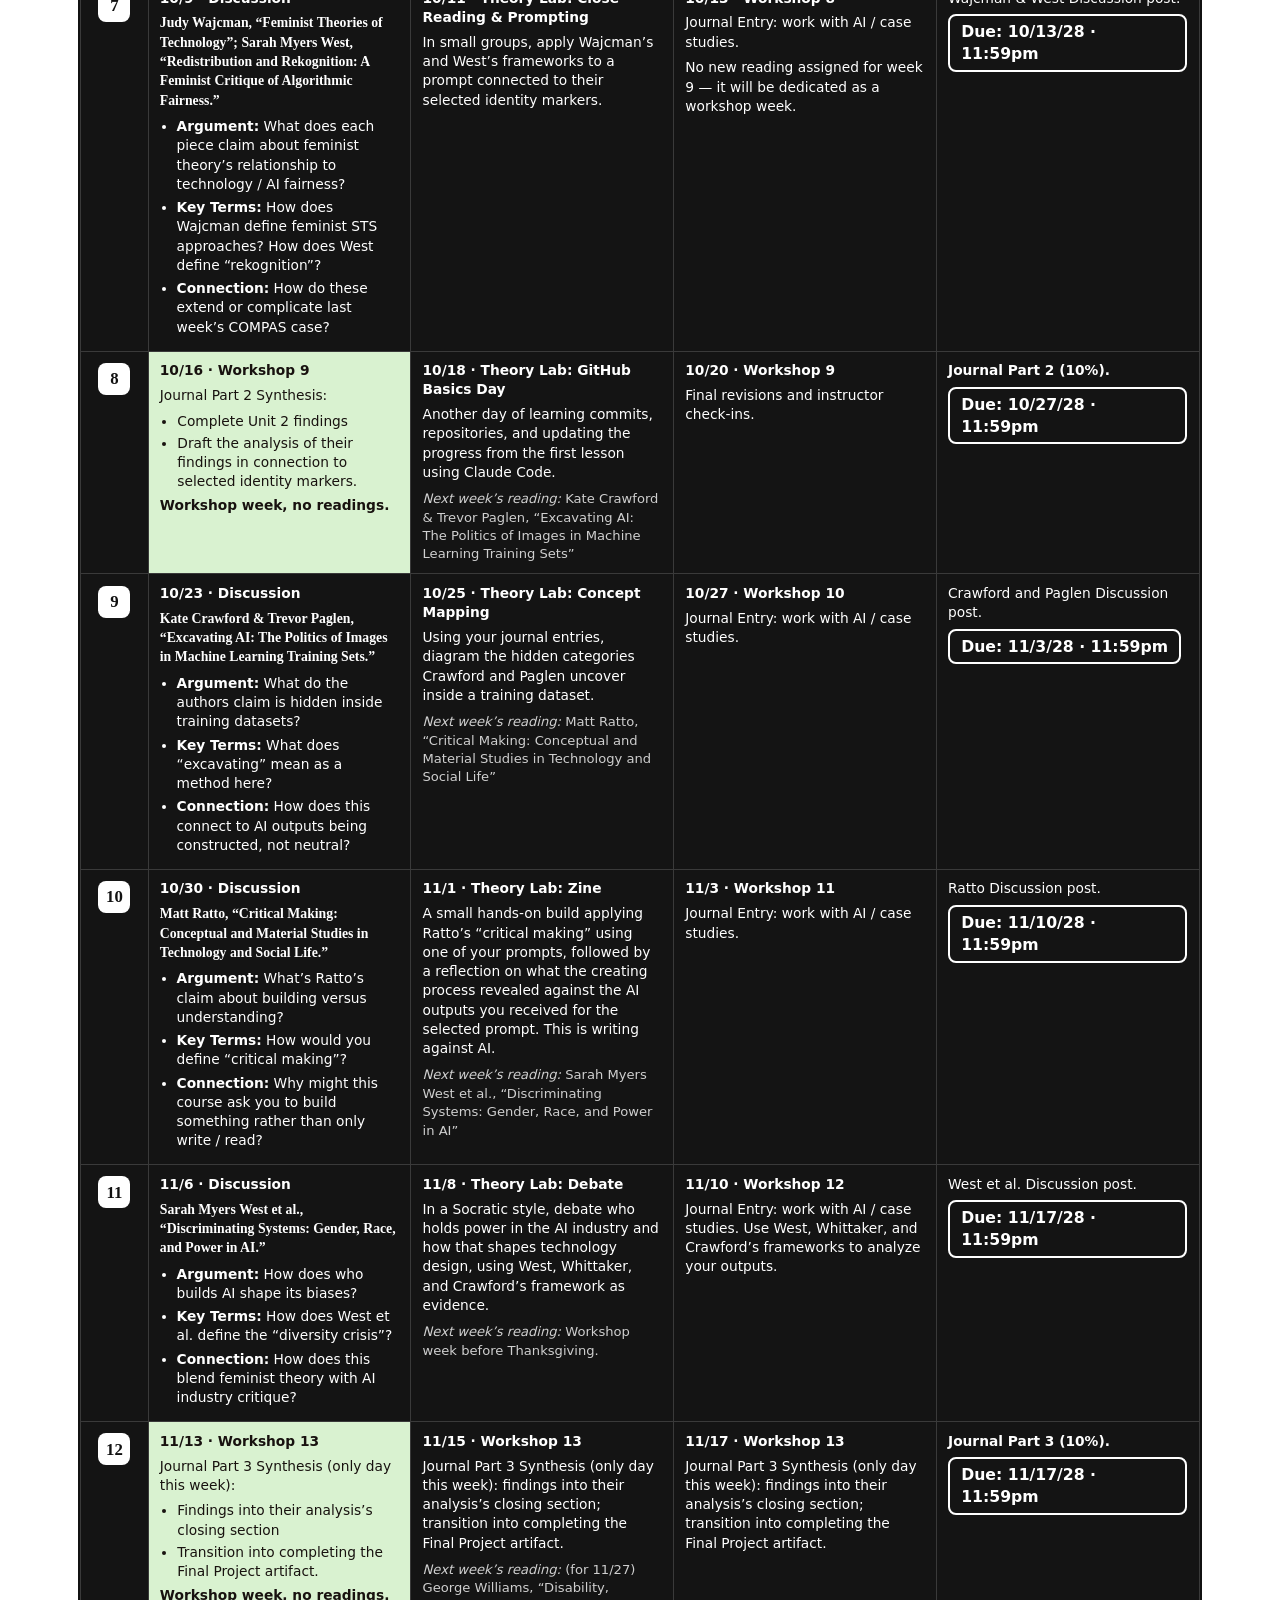
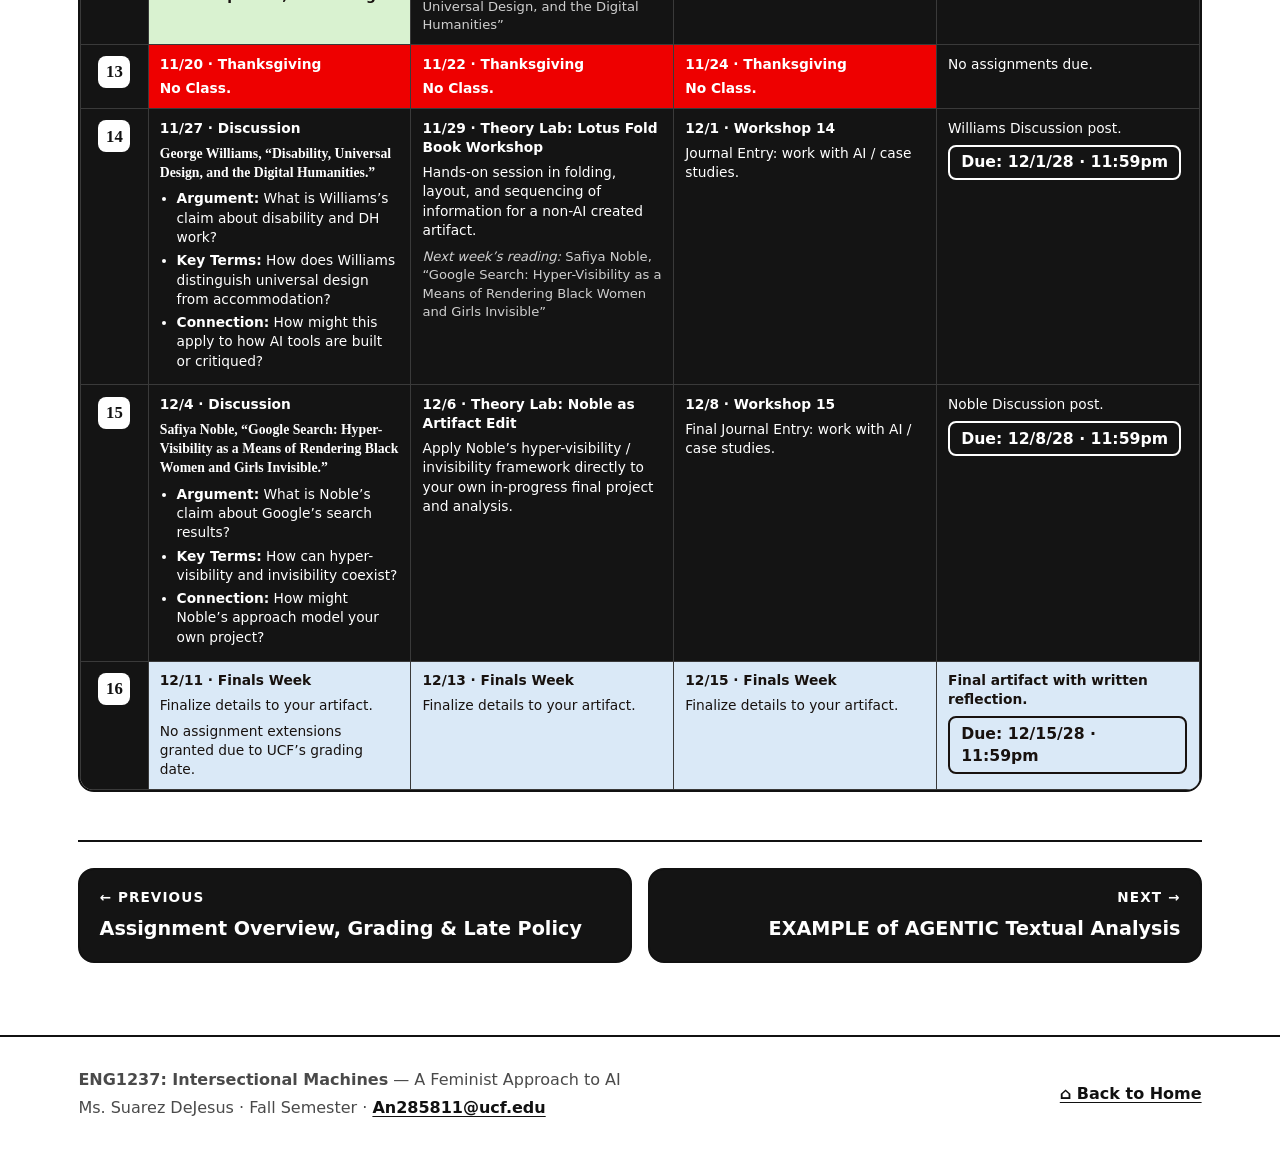
<file: section9.html>
<!DOCTYPE html>
<html lang="en" data-theme="">
<head>
<meta charset="utf-8">
<meta name="viewport" content="width=device-width, initial-scale=1">
<title>Section 9: Class-by-Class Schedule — ENG1237 Intersectional Machines</title>
<meta name="description" content="Interactive syllabus for ENG1237 Intersectional Machines: A Feminist Approach to AI.">
<link rel="preconnect" href="https://fonts.googleapis.com">
<link rel="stylesheet" href="assets/style.css?v=54cf5fe5">
<link rel="icon" href="data:image/svg+xml,%3Csvg xmlns='http://www.w3.org/2000/svg' viewBox='0 0 100 100'%3E%3Ccircle cx='50' cy='50' r='46' fill='%236b2d5c'/%3E%3Ctext x='50' y='68' font-size='54' text-anchor='middle' fill='%23fff' font-family='Georgia,serif'%3EIM%3C/text%3E%3C/svg%3E">
<script>
  // Set theme before paint to avoid a flash
  (function(){try{var t=localStorage.getItem('eng1237-theme');if(t==='light'||t==='dark')document.documentElement.setAttribute('data-theme',t);}catch(e){}})();
</script>
</head>
<body>
<a class="skip-link" href="#main">Skip to main content</a>

<div class="sticky-stack">
<header class="topbar">
  <div class="topbar-inner">
    <a class="brand" href="index.html">
      <span class="dot" aria-hidden="true"></span>
      <span>ENG1237 <small>&middot; Intersectional Machines</small></span>
    </a>
    <a class="home-tab" href="index.html"><svg viewBox="0 0 24 24" fill="none" stroke="currentColor" stroke-width="2" stroke-linecap="round" stroke-linejoin="round" aria-hidden="true"><path d="M3 10.5 12 3l9 7.5"/><path d="M5 9.5V21h14V9.5"/></svg><span>Home</span></a>
    <span class="nav-spacer"></span>

    <details class="menu" id="sections-menu">
      <summary aria-label="Jump to a section">Sections &#9662;</summary>
      <div class="menu-panel" role="menu">
        <a href="index.html"><span class="num">&#8962;</span><span>Home</span></a>
        <a href="section1.html"><span class="num">1</span><span>Instructor Contact &amp; Course Frequency</span></a>
          <a href="section2.html"><span class="num">2</span><span>Course Description</span></a>
          <a href="section3.html"><span class="num">3</span><span>Course Objectives</span></a>
          <a href="section4.html"><span class="num">4</span><span>Required Course Reading Materials</span></a>
          <a href="section5.html"><span class="num">5</span><span>AI Bias Supplemental Readings</span></a>
          <a href="section6.html"><span class="num">6</span><span>Required Course Software &amp; AI Materials</span></a>
          <a href="section7.html"><span class="num">7</span><span>AI Policy</span></a>
          <a href="section8.html"><span class="num">8</span><span>Assignment Overview, Grading &amp; Late Policy</span></a>
          <a href="section9.html" aria-current="page"><span class="num">9</span><span>Class-by-Class Schedule</span></a>
          <a href="section10.html"><span class="num">10</span><span>EXAMPLE of AGENTIC Textual Analysis</span></a>
      </div>
    </details>

    <button class="util-btn" id="read-aloud" type="button" aria-pressed="false"
            title="Read this page aloud">
      <svg viewBox="0 0 24 24" fill="none" stroke="currentColor" stroke-width="2" stroke-linecap="round" stroke-linejoin="round" aria-hidden="true"><path d="M4 9v6h4l5 4V5L8 9H4Z"/><path d="M16 8.5a4 4 0 0 1 0 7"/><path d="M18.5 6a7.5 7.5 0 0 1 0 12"/></svg><span class="label">Read aloud</span>
    </button>

    <button class="util-btn" id="theme-toggle" type="button" aria-pressed="false"
            title="Switch colour theme">
      <svg class="icon-sun" viewBox="0 0 24 24" fill="none" stroke="currentColor" stroke-width="2" stroke-linecap="round" stroke-linejoin="round" aria-hidden="true"><circle cx="12" cy="12" r="4"/><path d="M12 2v2M12 20v2M4.9 4.9l1.4 1.4M17.7 17.7l1.4 1.4M2 12h2M20 12h2M4.9 19.1l1.4-1.4M17.7 6.3l1.4-1.4"/></svg><svg class="icon-moon" viewBox="0 0 24 24" fill="none" stroke="currentColor" stroke-width="2" stroke-linecap="round" stroke-linejoin="round" aria-hidden="true"><path d="M21 12.8A9 9 0 1 1 11.2 3a7 7 0 0 0 9.8 9.8Z"/></svg><span class="label">Dark mode</span>
    </button>
  </div>
</header>

<div class="reader-bar" id="reader-bar" role="region" aria-label="Read aloud controls">
  <div class="reader-inner">
    <strong>&#128266; Reading aloud</strong>
    <button class="rbtn" id="reader-playpause" type="button">&#9208; Pause</button>
    <button class="rbtn" id="reader-restart" type="button">&#8635; Restart</button>
    <button class="rbtn" id="reader-stop" type="button">&#9632; Stop</button>
    <label>Voice
      <select id="reader-voice" aria-label="Choose a voice"></select>
    </label>
    <label>Speed
      <select id="reader-rate" aria-label="Reading speed">
        <option value="0.75">0.75&times;</option>
        <option value="0.9">0.9&times;</option>
        <option value="1" selected>1&times;</option>
        <option value="1.15">1.15&times;</option>
        <option value="1.35">1.35&times;</option>
      </select>
    </label>
    <span class="reader-status" id="reader-status" aria-live="polite"></span>
  </div>
</div>
</div>
<main id="main" tabindex="-1">
  <div class="wrap wide">
    <div class="page-head"><span class="eyebrow">Section 9</span><h1>Class-by-Class Schedule</h1><p class="lede">The full week-by-week plan (based on the 2028 Fall calendar). Mondays are readings &amp; discussion, Wednesdays are Theory Lab, Fridays are Workshop. All assignments are submitted via Web Courses.</p></div>
    <div class="callout"><p><strong>How the week works:</strong> <strong>Mondays</strong> &mdash; readings &amp; class discussions with Focus Questions. <strong>Wednesdays</strong> &mdash; Theory Lab: applications of reading in AI technologies. <strong>Fridays</strong> &mdash; Workshop: building your journal entries. All assignments are submitted via Web Courses.</p></div>
    <ul class="sched-legend" aria-label="Cell colour key">
      <li><span class="sw red"></span> No class</li>
      <li><span class="sw grey"></span> No reading discussion</li>
      <li><span class="sw green"></span> Workshop week, no readings</li>
      <li><span class="sw blue"></span> Finals week</li>
    </ul>
    <div class="table-scroll">
      <table class="schedule">
        <thead><tr><th scope="col" class="wk-col">Week</th><th scope="col"><span class="col-t">Mondays</span><span class="col-s">Readings &middot; class discussions with Focus Questions</span></th><th scope="col"><span class="col-t">Wednesdays</span><span class="col-s">Theory Lab: applications of reading in AI technologies</span></th><th scope="col"><span class="col-t">Fridays</span><span class="col-s">Workshop: building your journal entries</span></th><th scope="col"><span class="col-t">Assignments Due</span><span class="col-s">All assignments via Web Courses</span></th></tr></thead>
        <tbody>
          <tr>
            <td class="wk-col"><span class="wk-badge">1</span></td>
            <td><p class="dh">8/21 &middot; Assigned Reading</p><p class="rd">Kirschenbaum, &ldquo;What is Digital Humanities and What&rsquo;s It Doing in English Departments?&rdquo;</p><ul class="fq"><li><strong>Argument:</strong> What do you think defines digital humanities as a field? Do you agree or disagree with Kirschenbaum&rsquo;s argument?</li><li><strong>Key Terms:</strong> How does Kirschenbaum use the term &ldquo;humanities computing,&rdquo; and what do you make of the shift into &ldquo;digital humanities&rdquo; (DH) he traces?</li><li><strong>Connection:</strong> Based on the reading, how would you argue AI tools should or should not be understood as part of DH&rsquo;s toolkit?</li></ul></td>
            <td><p class="dh">8/23 &middot; Discussion &amp; Concept Mapping</p><p>Kirschenbaum. Small groups sketch a visual diagram of what &ldquo;digital humanities&rdquo; is as per Kirschenbaum&rsquo;s argument.</p><p class="nr"><em>Next week&rsquo;s reading:</em> Svensson</p></td>
            <td><p class="dh">8/25 &middot; Workshop 1</p><p>Setting up your journal:</p><ol class="clean sm"><li>Introduce the AI tools listed in the syllabus.</li><li>Go over the case studies list.</li></ol></td>
            <td><p>Syllabus acknowledgment &amp; Attendance verification.</p><p>Kirschenbaum Discussion post.</p><p class="due">Due: 9/1/28 &middot; 11:59pm</p></td>
          </tr>
          <tr>
            <td class="wk-col"><span class="wk-badge">2</span></td>
            <td><p class="dh">8/28 &middot; Assigned Reading</p><p class="rd">Svensson, &ldquo;Humanities Computing as Digital Humanities.&rdquo;</p><ul class="fq"><li><strong>Argument:</strong> What does Svensson suggest happened when the field of DH renamed itself? Do you see that as a meaningful change or just a rebrand?</li><li><strong>Key Terms:</strong> How does Svensson characterize the institutional/discursive change, and what questions does that raise for you?</li><li><strong>Connection:</strong> What do you think a field&rsquo;s self-renaming reveals about how it will approach new technologies like generative AI?</li></ul></td>
            <td><p class="dh">8/30 &middot; Discussion &amp; Concept Mapping</p><p>Svensson. Students learn to build a textual map AI example using Claude AI from Svensson&rsquo;s reading.</p><p class="nr"><em>Next week&rsquo;s reading:</em> Crenshaw</p></td>
            <td><p class="dh">9/1 &middot; Workshop 2</p><p>Journal Entry: work with AI / case studies.</p></td>
            <td><p>Svensson Discussion post.</p><p class="due">Due: 9/1/28 &middot; 11:59pm</p></td>
          </tr>
          <tr>
            <td class="wk-col"><span class="wk-badge">2</span></td>
            <td class="red"><p class="dh">9/4 &middot; Labor Day</p><p><strong>No Class.</strong> Svensson discussion moved to 9/6.</p></td>
            <td><p class="dh">9/6 &middot; Discussion &amp; Theory Lab (compressed)</p><p class="rd">Crenshaw, &ldquo;Demarginalizing the Intersection of Race and Sex.&rdquo;</p><ul class="fq"><li><strong>Argument:</strong> What problem does Crenshaw identify with single-axis approaches to discrimination law, and how convincing do you find her case?</li><li><strong>Key Terms:</strong> How would you explain intersectionality in your own words, based on this piece?</li><li><strong>Connection:</strong> Where do you see, or not, AI systems making similar single-axis decisions?</li></ul><p><strong>Close Reading of AI:</strong> as a class, students annotate a real AI output on screen for single-axis versus intersectionality from Claude and ChatGPT.</p><p class="nr"><em>Next week&rsquo;s reading:</em> SEP, &ldquo;Feminist Philosophy&rdquo;</p></td>
            <td><p class="dh">9/8 &middot; Workshop 3</p><p>Journal Entry: work with AI / case studies; build Claude&rsquo;s textual map using already-recorded prompt outputs from earlier weeks.</p></td>
            <td><p>Claude Artifact &mdash; Textual Map.</p><p class="due">Due: 9/8/28 &middot; 11:59pm</p></td>
          </tr>
          <tr>
            <td class="wk-col"><span class="wk-badge">3</span></td>
            <td><p class="dh">9/11 &middot; Discussion</p><p class="rd">SEP, &ldquo;Feminist Philosophy.&rdquo;</p><ul class="fq"><li><strong>Argument:</strong> Focusing on the three branches this week, what values do you see the 3 branches sharing despite their differences? Where do you think their tensions mostly lie?</li><li><strong>Key Terms:</strong> Which concept do you find most useful and why, in connection to the argument?</li><li><strong>Connection:</strong> Which framework here would you choose to critique AI, and how would you apply it?</li></ul></td>
            <td><p class="dh">9/13 &middot; Theory Lab &mdash; Jigsaw Teaching</p><p>In small groups, students present one prompt and their outputs, using 3 of the feminist branches:</p><ol class="clean sm"><li>feminist standpoint theory,</li><li>intersectional feminism, and</li><li>postmodern/poststructuralist feminism</li></ol><p>to analyze and critique it. Then each student develops a new prompt based on this exercise in connection to the theory.</p></td>
            <td><p class="dh">9/15 &middot; Workshop 4</p><p>Journal Entry: work with AI / case studies.</p><p>No new reading assigned for week 5 &mdash; it will be dedicated as a workshop week.</p></td>
            <td><p>SEP Discussion post.</p><p class="due">Due: 9/15/28 &middot; 11:59pm</p></td>
          </tr>
          <tr>
            <td class="wk-col"><span class="wk-badge">4</span></td>
            <td class="grey"><p class="dh">9/18 &middot; Workshop 5</p><p>Journal Part 1 Synthesis:</p><ul class="clean sm"><li>Review logged prompts, identify patterns of identity fragmentation</li><li>Identity reconstruction</li><li>Draft their map&rsquo;s opening section</li><li>Engage in peer feedback</li></ul><p><strong>No reading discussion this week.</strong></p></td>
            <td><p class="dh">9/20 &middot; Theory Lab: AI Agents Day</p><p>Learn to use Claude with GitHub. Hands-on use of multiple AI agents of the semester for a comparative analysis using the same prompt, various tools, varied outputs.</p><p class="nr"><em>Next week&rsquo;s reading:</em> Buolamwini, &ldquo;AI Has a Problem with Gender and Racial Bias&rdquo;</p></td>
            <td><p class="dh">9/22 &middot; Workshop 5</p><p>Revision and instructor check-ins.</p></td>
            <td><p><strong>Journal Part 1 (10%).</strong></p><p class="due">Due: 9/22/28 &middot; 11:59pm</p></td>
          </tr>
          <tr>
            <td class="wk-col"><span class="wk-badge">5</span></td>
            <td><p class="dh">9/25 &middot; Discussion</p><p class="rd">Buolamwini, &ldquo;AI Has a Problem with Gender and Racial Bias.&rdquo;</p><ul class="fq"><li><strong>Argument:</strong> What claim is Buolamwini making about facial recognition, and what does her personal account add to that claim?</li><li><strong>Key Terms:</strong> How would you define the &ldquo;coded gaze&rdquo;?</li><li><strong>Connection:</strong> What does her argument suggest about the idea that AI output is &ldquo;neutral&rdquo;?</li></ul></td>
            <td><p class="dh">9/27 &middot; Theory Lab: Prompt Drafting</p><p>Text-to-Visuals Generation. Students draft a prompt design to test the coded gaze, generating text and visuals using Claude AI, ChatGPT, and Midjourney.</p><p class="nr"><em>Next week&rsquo;s reading:</em> Angwin et al., &ldquo;Machine Bias&rdquo;</p></td>
            <td><p class="dh">9/29 &middot; Workshop 6</p><p>Journal Entry: work with AI / case studies.</p></td>
            <td><p>Buolamwini Discussion post.</p><p class="due">Due: 9/29/28 &middot; 11:59pm</p></td>
          </tr>
          <tr>
            <td class="wk-col"><span class="wk-badge">6</span></td>
            <td><p class="dh">10/2 &middot; Discussion</p><p class="rd">Angwin et al., &ldquo;Machine Bias.&rdquo;</p><ul class="fq"><li><strong>Argument:</strong> What does the investigation find, and what do you make of the methodology?</li><li><strong>Key Terms:</strong> How would you explain &ldquo;accuracy&rdquo; versus &ldquo;fairness&rdquo; using this case?</li><li><strong>Connection:</strong> What does this suggest about trusting an &ldquo;accurate overall&rdquo; algorithm?</li></ul></td>
            <td><p class="dh">10/4 &middot; Theory Lab: Prompt &amp; Critique accuracy &amp; fairness</p><p>Students prompt the agentic models to show &ldquo;accuracy&rdquo; vs. &ldquo;fairness&rdquo; and present a critique of their outputs and document it in their journals.</p><p class="nr"><em>Next week&rsquo;s reading:</em> Judy Wajcman, &ldquo;Feminist Theories of Technology&rdquo;; Sarah Myers West, &ldquo;Redistribution and Rekognition: A Feminist Critique of Algorithmic Fairness&rdquo;</p></td>
            <td><p class="dh">10/6 &middot; Workshop 7</p><p>Journal Entry: work with AI / case studies.</p></td>
            <td><p>Angwin et al. Discussion post.</p><p class="due">Due: 10/6/28 &middot; 11:59pm</p></td>
          </tr>
          <tr>
            <td class="wk-col"><span class="wk-badge">7</span></td>
            <td><p class="dh">10/9 &middot; Discussion</p><p class="rd">Judy Wajcman, &ldquo;Feminist Theories of Technology&rdquo;; Sarah Myers West, &ldquo;Redistribution and Rekognition: A Feminist Critique of Algorithmic Fairness.&rdquo;</p><ul class="fq"><li><strong>Argument:</strong> What does each piece claim about feminist theory&rsquo;s relationship to technology / AI fairness?</li><li><strong>Key Terms:</strong> How does Wajcman define feminist STS approaches? How does West define &ldquo;rekognition&rdquo;?</li><li><strong>Connection:</strong> How do these extend or complicate last week&rsquo;s COMPAS case?</li></ul></td>
            <td><p class="dh">10/11 &middot; Theory Lab: Close Reading &amp; Prompting</p><p>In small groups, apply Wajcman&rsquo;s and West&rsquo;s frameworks to a prompt connected to their selected identity markers.</p></td>
            <td><p class="dh">10/13 &middot; Workshop 8</p><p>Journal Entry: work with AI / case studies.</p><p>No new reading assigned for week 9 &mdash; it will be dedicated as a workshop week.</p></td>
            <td><p>Wajcman &amp; West Discussion post.</p><p class="due">Due: 10/13/28 &middot; 11:59pm</p></td>
          </tr>
          <tr>
            <td class="wk-col"><span class="wk-badge">8</span></td>
            <td class="green"><p class="dh">10/16 &middot; Workshop 9</p><p>Journal Part 2 Synthesis:</p><ul class="clean sm"><li>Complete Unit 2 findings</li><li>Draft the analysis of their findings in connection to selected identity markers.</li></ul><p><strong>Workshop week, no readings.</strong></p></td>
            <td><p class="dh">10/18 &middot; Theory Lab: GitHub Basics Day</p><p>Another day of learning commits, repositories, and updating the progress from the first lesson using Claude Code.</p><p class="nr"><em>Next week&rsquo;s reading:</em> Kate Crawford &amp; Trevor Paglen, &ldquo;Excavating AI: The Politics of Images in Machine Learning Training Sets&rdquo;</p></td>
            <td><p class="dh">10/20 &middot; Workshop 9</p><p>Final revisions and instructor check-ins.</p></td>
            <td><p><strong>Journal Part 2 (10%).</strong></p><p class="due">Due: 10/27/28 &middot; 11:59pm</p></td>
          </tr>
          <tr>
            <td class="wk-col"><span class="wk-badge">9</span></td>
            <td><p class="dh">10/23 &middot; Discussion</p><p class="rd">Kate Crawford &amp; Trevor Paglen, &ldquo;Excavating AI: The Politics of Images in Machine Learning Training Sets.&rdquo;</p><ul class="fq"><li><strong>Argument:</strong> What do the authors claim is hidden inside training datasets?</li><li><strong>Key Terms:</strong> What does &ldquo;excavating&rdquo; mean as a method here?</li><li><strong>Connection:</strong> How does this connect to AI outputs being constructed, not neutral?</li></ul></td>
            <td><p class="dh">10/25 &middot; Theory Lab: Concept Mapping</p><p>Using your journal entries, diagram the hidden categories Crawford and Paglen uncover inside a training dataset.</p><p class="nr"><em>Next week&rsquo;s reading:</em> Matt Ratto, &ldquo;Critical Making: Conceptual and Material Studies in Technology and Social Life&rdquo;</p></td>
            <td><p class="dh">10/27 &middot; Workshop 10</p><p>Journal Entry: work with AI / case studies.</p></td>
            <td><p>Crawford and Paglen Discussion post.</p><p class="due">Due: 11/3/28 &middot; 11:59pm</p></td>
          </tr>
          <tr>
            <td class="wk-col"><span class="wk-badge">10</span></td>
            <td><p class="dh">10/30 &middot; Discussion</p><p class="rd">Matt Ratto, &ldquo;Critical Making: Conceptual and Material Studies in Technology and Social Life.&rdquo;</p><ul class="fq"><li><strong>Argument:</strong> What&rsquo;s Ratto&rsquo;s claim about building versus understanding?</li><li><strong>Key Terms:</strong> How would you define &ldquo;critical making&rdquo;?</li><li><strong>Connection:</strong> Why might this course ask you to build something rather than only write / read?</li></ul></td>
            <td><p class="dh">11/1 &middot; Theory Lab: Zine</p><p>A small hands-on build applying Ratto&rsquo;s &ldquo;critical making&rdquo; using one of your prompts, followed by a reflection on what the creating process revealed against the AI outputs you received for the selected prompt. This is writing against AI.</p><p class="nr"><em>Next week&rsquo;s reading:</em> Sarah Myers West et al., &ldquo;Discriminating Systems: Gender, Race, and Power in AI&rdquo;</p></td>
            <td><p class="dh">11/3 &middot; Workshop 11</p><p>Journal Entry: work with AI / case studies.</p></td>
            <td><p>Ratto Discussion post.</p><p class="due">Due: 11/10/28 &middot; 11:59pm</p></td>
          </tr>
          <tr>
            <td class="wk-col"><span class="wk-badge">11</span></td>
            <td><p class="dh">11/6 &middot; Discussion</p><p class="rd">Sarah Myers West et al., &ldquo;Discriminating Systems: Gender, Race, and Power in AI.&rdquo;</p><ul class="fq"><li><strong>Argument:</strong> How does who builds AI shape its biases?</li><li><strong>Key Terms:</strong> How does West et al. define the &ldquo;diversity crisis&rdquo;?</li><li><strong>Connection:</strong> How does this blend feminist theory with AI industry critique?</li></ul></td>
            <td><p class="dh">11/8 &middot; Theory Lab: Debate</p><p>In a Socratic style, debate who holds power in the AI industry and how that shapes technology design, using West, Whittaker, and Crawford&rsquo;s framework as evidence.</p><p class="nr"><em>Next week&rsquo;s reading:</em> Workshop week before Thanksgiving.</p></td>
            <td><p class="dh">11/10 &middot; Workshop 12</p><p>Journal Entry: work with AI / case studies. Use West, Whittaker, and Crawford&rsquo;s frameworks to analyze your outputs.</p></td>
            <td><p>West et al. Discussion post.</p><p class="due">Due: 11/17/28 &middot; 11:59pm</p></td>
          </tr>
          <tr>
            <td class="wk-col"><span class="wk-badge">12</span></td>
            <td class="green"><p class="dh">11/13 &middot; Workshop 13</p><p>Journal Part 3 Synthesis (only day this week):</p><ul class="clean sm"><li>Findings into their analysis&rsquo;s closing section</li><li>Transition into completing the Final Project artifact.</li></ul><p><strong>Workshop week, no readings.</strong></p></td>
            <td><p class="dh">11/15 &middot; Workshop 13</p><p>Journal Part 3 Synthesis (only day this week): findings into their analysis&rsquo;s closing section; transition into completing the Final Project artifact.</p><p class="nr"><em>Next week&rsquo;s reading:</em> (for 11/27) George Williams, &ldquo;Disability, Universal Design, and the Digital Humanities&rdquo;</p></td>
            <td><p class="dh">11/17 &middot; Workshop 13</p><p>Journal Part 3 Synthesis (only day this week): findings into their analysis&rsquo;s closing section; transition into completing the Final Project artifact.</p></td>
            <td><p><strong>Journal Part 3 (10%).</strong></p><p class="due">Due: 11/17/28 &middot; 11:59pm</p></td>
          </tr>
          <tr>
            <td class="wk-col"><span class="wk-badge">13</span></td>
            <td class="red"><p class="dh">11/20 &middot; Thanksgiving</p><p><strong>No Class.</strong></p></td>
            <td class="red"><p class="dh">11/22 &middot; Thanksgiving</p><p><strong>No Class.</strong></p></td>
            <td class="red"><p class="dh">11/24 &middot; Thanksgiving</p><p><strong>No Class.</strong></p></td>
            <td><p>No assignments due.</p></td>
          </tr>
          <tr>
            <td class="wk-col"><span class="wk-badge">14</span></td>
            <td><p class="dh">11/27 &middot; Discussion</p><p class="rd">George Williams, &ldquo;Disability, Universal Design, and the Digital Humanities.&rdquo;</p><ul class="fq"><li><strong>Argument:</strong> What is Williams&rsquo;s claim about disability and DH work?</li><li><strong>Key Terms:</strong> How does Williams distinguish universal design from accommodation?</li><li><strong>Connection:</strong> How might this apply to how AI tools are built or critiqued?</li></ul></td>
            <td><p class="dh">11/29 &middot; Theory Lab: Lotus Fold Book Workshop</p><p>Hands-on session in folding, layout, and sequencing of information for a non-AI created artifact.</p><p class="nr"><em>Next week&rsquo;s reading:</em> Safiya Noble, &ldquo;Google Search: Hyper-Visibility as a Means of Rendering Black Women and Girls Invisible&rdquo;</p></td>
            <td><p class="dh">12/1 &middot; Workshop 14</p><p>Journal Entry: work with AI / case studies.</p></td>
            <td><p>Williams Discussion post.</p><p class="due">Due: 12/1/28 &middot; 11:59pm</p></td>
          </tr>
          <tr>
            <td class="wk-col"><span class="wk-badge">15</span></td>
            <td><p class="dh">12/4 &middot; Discussion</p><p class="rd">Safiya Noble, &ldquo;Google Search: Hyper-Visibility as a Means of Rendering Black Women and Girls Invisible.&rdquo;</p><ul class="fq"><li><strong>Argument:</strong> What is Noble&rsquo;s claim about Google&rsquo;s search results?</li><li><strong>Key Terms:</strong> How can hyper-visibility and invisibility coexist?</li><li><strong>Connection:</strong> How might Noble&rsquo;s approach model your own project?</li></ul></td>
            <td><p class="dh">12/6 &middot; Theory Lab: Noble as Artifact Edit</p><p>Apply Noble&rsquo;s hyper-visibility / invisibility framework directly to your own in-progress final project and analysis.</p></td>
            <td><p class="dh">12/8 &middot; Workshop 15</p><p>Final Journal Entry: work with AI / case studies.</p></td>
            <td><p>Noble Discussion post.</p><p class="due">Due: 12/8/28 &middot; 11:59pm</p></td>
          </tr>
          <tr>
            <td class="wk-col"><span class="wk-badge">16</span></td>
            <td class="blue"><p class="dh">12/11 &middot; Finals Week</p><p>Finalize details to your artifact.</p><p>No assignment extensions granted due to UCF&rsquo;s grading date.</p></td>
            <td class="blue"><p class="dh">12/13 &middot; Finals Week</p><p>Finalize details to your artifact.</p></td>
            <td class="blue"><p class="dh">12/15 &middot; Finals Week</p><p>Finalize details to your artifact.</p></td>
            <td class="blue"><p><strong>Final artifact with written reflection.</strong></p><p class="due">Due: 12/15/28 &middot; 11:59pm</p></td>
          </tr>
        </tbody>
      </table>
    </div>
    <nav class="pager" aria-label="Section navigation"><a class="prev" href="section8.html"><span class="dir">&#8592; Previous</span><span class="ttl">Assignment Overview, Grading &amp; Late Policy</span></a><a class="next" href="section10.html"><span class="dir">Next &#8594;</span><span class="ttl">EXAMPLE of AGENTIC Textual Analysis</span></a></nav>
  </div>
</main>

<footer class="site">
  <div class="foot-inner">
    <div>
      <strong>ENG1237: Intersectional Machines</strong> &mdash; A Feminist Approach to AI<br>
      Ms. Suarez DeJesus &middot; Fall Semester &middot;
      <a href="mailto:An285811@ucf.edu">An285811@ucf.edu</a>
    </div>
    <div><a href="index.html">&#8962; Back to Home</a></div>
  </div>
</footer>

<script src="assets/app.js?v=54cf5fe5"></script>
</body>
</html>
</file>
<file: assets/style.css>
/* ================================================================
   ENG1237 — Intersectional Machines
   Interactive syllabus — shared stylesheet
   Monochrome, high-contrast, inverted-container design.
   Light mode : white page, black containers with white text.
   Dark  mode : dark page, white containers with black text.
   ================================================================ */

:root {
  --font-sans: "Segoe UI", system-ui, -apple-system, Roboto, Helvetica, Arial, sans-serif;
  --font-serif: "Iowan Old Style", "Palatino Linotype", Palatino, Georgia, "Times New Roman", serif;

  /* ---- Light theme (default): white page, black containers ---- */
  --bg: #ffffff;
  --text: #111111;          /* text directly on the page */
  --text-soft: #4a4a4a;
  --line: #111111;          /* hairlines on the page */

  --card: #141414;          /* container background */
  --card-text: #ffffff;     /* container text */
  --card-soft: #cfcfcf;     /* muted text on containers */
  --card-line: #3a3a3a;     /* dividers inside containers */
  --card-chip-bg: #ffffff;  /* inverted chip inside a container */
  --card-chip-text: #111111;

  --focus: #1a73e8;
  --shadow: 0 2px 6px rgba(0,0,0,.14), 0 14px 40px rgba(0,0,0,.16);
  --shadow-sm: 0 1px 3px rgba(0,0,0,.16);
  --ok-bg: #ffffff;
  --ok-text: #0b6b3a;
  --radius: 16px;
  --maxw: 900px;
}

:root[data-theme="dark"] {
  --bg: #0e0e11;
  --text: #f4f4f5;
  --text-soft: #b6b6ba;
  --line: #f4f4f5;

  --card: #ffffff;
  --card-text: #111111;
  --card-soft: #565660;
  --card-line: #d8d8de;
  --card-chip-bg: #111111;
  --card-chip-text: #ffffff;

  --focus: #7db1ff;
  --shadow: 0 2px 6px rgba(0,0,0,.5), 0 16px 44px rgba(0,0,0,.55);
  --shadow-sm: 0 1px 3px rgba(0,0,0,.5);
  --ok-bg: #ffffff;
  --ok-text: #0b6b3a;
}

@media (prefers-color-scheme: dark) {
  :root:not([data-theme="light"]) {
    --bg: #0e0e11;
    --text: #f4f4f5;
    --text-soft: #b6b6ba;
    --line: #f4f4f5;
    --card: #ffffff;
    --card-text: #111111;
    --card-soft: #565660;
    --card-line: #d8d8de;
    --card-chip-bg: #111111;
    --card-chip-text: #ffffff;
    --focus: #7db1ff;
    --shadow: 0 2px 6px rgba(0,0,0,.5), 0 16px 44px rgba(0,0,0,.55);
    --shadow-sm: 0 1px 3px rgba(0,0,0,.5);
  }
}

* { box-sizing: border-box; }

html { scroll-behavior: smooth; }
@media (prefers-reduced-motion: reduce) {
  html { scroll-behavior: auto; }
  * { animation-duration: .001ms !important; transition-duration: .001ms !important; }
}

body {
  margin: 0;
  background: var(--bg);
  color: var(--text);
  font-family: var(--font-sans);
  font-size: 1.2rem;           /* larger base type */
  line-height: 1.75;
  -webkit-font-smoothing: antialiased;
  text-rendering: optimizeLegibility;
}

/* ---- Skip link ---- */
.skip-link {
  position: absolute;
  left: -999px;
  top: 0;
  z-index: 200;
  background: var(--card);
  color: var(--card-text);
  padding: .7rem 1.1rem;
  border-radius: 0 0 var(--radius) 0;
  font-weight: 700;
}
.skip-link:focus { left: 0; }

/* ---- Focus visibility ---- */
a:focus-visible,
button:focus-visible,
summary:focus-visible,
[tabindex]:focus-visible {
  outline: 3px solid var(--focus);
  outline-offset: 2px;
  border-radius: 4px;
}

/* ================= Top navigation ================= */
.sticky-stack { position: sticky; top: 0; z-index: 100; }
.topbar {
  background: var(--bg);
  border-bottom: 2px solid var(--line);
}
.topbar-inner {
  max-width: 1160px;
  margin: 0 auto;
  padding: .6rem 1rem;
  display: flex;
  align-items: center;
  gap: .75rem;
  flex-wrap: wrap;
}
.brand {
  display: inline-flex;
  align-items: center;
  gap: .55rem;
  font-weight: 800;
  color: var(--text);
  text-decoration: none;
  letter-spacing: .01em;
  font-size: 1.08rem;
}
.brand .dot {
  width: 1.7rem; height: 1.7rem;
  border-radius: 50%;
  background: var(--card);
  border: 2px solid var(--line);
  display: inline-block;
  flex: none;
}
.brand small { color: var(--text-soft); font-weight: 600; }

.home-tab {
  display: inline-flex;
  align-items: center;
  gap: .4rem;
  text-decoration: none;
  font-weight: 800;
  color: var(--card-text);
  background: var(--card);
  padding: .45rem .95rem;
  border-radius: 999px;
  font-size: 1rem;
  border: 2px solid var(--line);
}
.home-tab:hover { filter: contrast(1.1); }
.home-tab:visited { color: var(--card-text); }
.home-tab svg { width: 1.1em; height: 1.1em; }

.nav-spacer { flex: 1 1 auto; }

/* Sections dropdown */
.menu { position: relative; }
.menu > summary {
  list-style: none;
  cursor: pointer;
  display: inline-flex;
  align-items: center;
  gap: .35rem;
  padding: .45rem .85rem;
  border: 2px solid var(--line);
  border-radius: 999px;
  background: var(--bg);
  color: var(--text);
  font-weight: 700;
  font-size: 1rem;
}
.menu > summary::-webkit-details-marker { display: none; }
.menu[open] > summary { background: var(--card); color: var(--card-text); }
.menu-panel {
  position: absolute;
  right: 0;
  margin-top: .5rem;
  width: min(360px, 88vw);
  background: var(--card);
  color: var(--card-text);
  border: 2px solid var(--line);
  border-radius: var(--radius);
  box-shadow: var(--shadow);
  padding: .4rem;
  z-index: 120;
}
.menu-panel a {
  display: flex;
  gap: .6rem;
  align-items: center;
  padding: .55rem .65rem;
  border-radius: 10px;
  text-decoration: none;
  color: var(--card-text);
}
.menu-panel a:visited { color: var(--card-text); }
.menu-panel a:hover { background: color-mix(in srgb, var(--card-text) 14%, transparent); }
.menu-panel a[aria-current="page"] { background: color-mix(in srgb, var(--card-text) 18%, transparent); font-weight: 800; }
.menu-panel .num {
  flex: none;
  width: 1.8rem; height: 1.8rem;
  display: inline-grid; place-items: center;
  background: var(--card-chip-bg);
  color: var(--card-chip-text);
  border-radius: 7px;
  font-weight: 800;
  font-size: .9rem;
}

/* Utility buttons (theme + read aloud) */
.util-btn {
  display: inline-flex;
  align-items: center;
  gap: .4rem;
  padding: .45rem .8rem;
  border: 2px solid var(--line);
  border-radius: 999px;
  background: var(--bg);
  color: var(--text);
  font: inherit;
  font-size: .95rem;
  font-weight: 700;
  cursor: pointer;
}
.util-btn:hover { background: var(--card); color: var(--card-text); }
.util-btn svg { width: 1.2em; height: 1.2em; flex: none; }
.util-btn .label { white-space: nowrap; }
@media (max-width: 620px) {
  .util-btn .label { display: none; }
}

/* ================= Read-aloud control bar ================= */
.reader-bar { display: none; background: var(--card); color: var(--card-text); border-bottom: 2px solid var(--line); }
.reader-bar.active { display: block; }
.reader-inner {
  max-width: 1160px;
  margin: 0 auto;
  padding: .55rem 1rem;
  display: flex;
  align-items: center;
  gap: .6rem;
  flex-wrap: wrap;
}
.reader-inner strong { font-size: 1rem; }
.reader-inner .rbtn {
  background: transparent;
  border: 2px solid var(--card-text);
  color: var(--card-text);
  border-radius: 999px;
  padding: .3rem .85rem;
  font: inherit;
  font-weight: 700;
  font-size: .95rem;
  cursor: pointer;
}
.reader-inner .rbtn:hover { background: var(--card-text); color: var(--card); }
.reader-inner label { font-size: .92rem; display: inline-flex; align-items: center; gap: .35rem; }
.reader-inner select {
  background: var(--card);
  color: var(--card-text);
  border: 2px solid var(--card-text);
  border-radius: 8px;
  padding: .2rem .4rem;
  font: inherit;
  font-size: .92rem;
}
.reader-status { margin-left: auto; font-size: .9rem; }

/* text-to-speech reading highlight */
.tts-reading {
  outline: 3px solid var(--focus);
  outline-offset: 3px;
  border-radius: 4px;
}

/* ================= Layout ================= */
.wrap { max-width: var(--maxw); margin: 0 auto; padding: 2.2rem 1.15rem 4.5rem; }
.wrap.wide { max-width: 1160px; }
main:focus { outline: none; }

/* keep anchored targets clear of the sticky header */
:target, [id] { scroll-margin-top: 96px; }

/* ---- Page header ---- */
.page-head { margin: .5rem 0 2.2rem; }
.eyebrow {
  display: inline-block;
  font-size: .92rem;
  letter-spacing: .14em;
  text-transform: uppercase;
  font-weight: 800;
  color: var(--card-text);
  background: var(--card);
  padding: .3rem .75rem;
  border-radius: 999px;
  margin-bottom: 1rem;
}
h1 {
  font-family: var(--font-serif);
  font-size: clamp(2.3rem, 5vw, 3.4rem);
  line-height: 1.1;
  margin: 0 0 .6rem;
  letter-spacing: -.01em;
}
.lede { font-size: 1.32rem; color: var(--text-soft); margin: .4rem 0 0; max-width: 62ch; }

h2 {
  font-family: var(--font-serif);
  font-size: clamp(1.7rem, 3.4vw, 2.15rem);
  margin: 2.6rem 0 .9rem;
  line-height: 1.2;
}
h3 {
  font-size: 1.18rem;
  text-transform: uppercase;
  letter-spacing: .08em;
  margin: 2rem 0 .7rem;
}
p { margin: 0 0 1.15rem; }

a { color: var(--text); text-underline-offset: 3px; text-decoration-thickness: 1px; }
a:visited { color: var(--text); }

/* cross-reference "see section" links */
.xref {
  font-weight: 800;
  white-space: nowrap;
  background: var(--card);
  color: var(--card-text);
  padding: .05em .45em;
  border-radius: 6px;
  text-decoration: none;
}
.xref::after { content: " \2197"; font-size: .82em; }
.xref:hover { filter: contrast(1.15); }
.xref:visited { color: var(--card-text); }

/* ================= Lotus fold book (home hero) ================= */
/* A concentric, blooming lotus. The whole flower lives inside an 820px
   coordinate box that is scaled to fit any viewport, so radii and petal
   sizes never need media queries. Centre = 410,410. */
.lotus-intro { text-align: center; max-width: 66ch; margin: 0 auto 1.2rem; }

.lotus-stage { position: relative; width: 100%; margin: 1rem auto 1.5rem; }
/* --U is the flower's diameter; every radius, size and font scales from it,
   so the whole lotus stays proportional with no media queries. */
.lotus-fit {
  --U: min(1000px, calc(100vw - 8rem), calc(100vh - 15rem));
  position: relative;
  width: var(--U);
  aspect-ratio: 1 / 1;
  margin: 0 auto;
  overflow: visible;   /* let the vines + identity markers sit past the petals */
}
/* home page = just the big flower, centred */
.home-flower { display: grid; place-items: center; }
.home-flower .lotus-stage { margin: 0 auto; }
.lotus { position: absolute; inset: 0; }

/* Two layers of teardrop petals, each anchored by its base at the flower
   centre and radiating outward (2D). They overlap near the middle -> the
   lotus look -> but their tips fan apart, where the labels sit upright and
   legible. Inner petals are shorter; outer petals longer. */
.ring { display: contents; }
.ring0 { --ph: calc(.32 * var(--U)); --pw: calc(.225 * var(--U)); --z: 22; }
.ring1 { --ph: calc(.47 * var(--U)); --pw: calc(.205 * var(--U)); --z: 14; }
/* Section 10 petal: identical in size to the outer ring, seated just behind
   it (z below .ring1) so it sits cleanly in the notch between sections 9 and 4. */
.ring-back { --ph: calc(.47 * var(--U)); --pw: calc(.205 * var(--U)); --z: 13; }

/* central seed pod (the heart of the flower / the closed bud's cover) */
.lotus-center {
  position: absolute;
  left: 50%; top: 50%;
  transform: translate(-50%, -50%);
  width: calc(.17 * var(--U));
  height: calc(.17 * var(--U));
  border-radius: 50%;
  background: var(--card);
  color: var(--card-text);
  border: 3px solid var(--line);
  display: grid;
  place-items: center;
  text-align: center;
  padding: calc(.012 * var(--U));
  z-index: 60;
  box-shadow: var(--shadow);
  cursor: pointer;
  font: inherit;
}
.lotus-center .lc-course { font-size: calc(.012 * var(--U)); letter-spacing: .08em; text-transform: uppercase; font-weight: 800; }
.lotus-center .lc-title { font-family: var(--font-serif); font-size: calc(.018 * var(--U)); line-height: 1.0; margin: calc(.004 * var(--U)) 0; }
.lotus-center .lc-hint { font-size: calc(.011 * var(--U)); color: var(--card-soft); }
.lotus-center:hover { filter: contrast(1.08); }

/* petals — a teardrop whose base (bottom) sits at the flower centre and
   whose rounded tip points outward at angle --ang. */
.petal {
  position: absolute;
  left: 50%; top: 50%;
  width: var(--pw); height: var(--ph);
  margin-left: calc(var(--pw) / -2);
  margin-top: calc(var(--ph) * -1);
  transform-origin: 50% 100%;
  display: flex;
  align-items: flex-start;      /* label rides the outer bulb, clear of centre */
  justify-content: center;
  padding: calc(.055 * var(--U)) calc(.03 * var(--U)) 0;
  font-size: calc(.0185 * var(--U));
  text-align: center;
  text-decoration: none;
  background: var(--pc, var(--card));
  color: #23161f;               /* dark ink reads on every pastel + both themes */
  border: 2px solid rgba(20,10,16,.20);
  /* teardrop: wide rounded tip, tapering to the base at the centre */
  border-radius: 50% 50% 50% 50% / 40% 40% 62% 62%;
  box-shadow: var(--shadow-sm);
  /* closed bud: petals collapsed into the centre (a clenched fist) */
  transform: rotateZ(var(--ang)) scale(.05);
  opacity: 0;
  pointer-events: none;
  z-index: var(--z);
  transition: transform .85s cubic-bezier(.22,1,.36,1), opacity .5s ease, box-shadow .2s ease;
}
.petal:visited { color: #23161f; }
/* label counter-rotated so it stays upright, and width-capped so long
   titles wrap *inside* the petal instead of spilling past its edges */
.petal .p-inner {
  display: flex; flex-direction: column; align-items: center; gap: .3em;
  max-width: 84%;
  transform: rotateZ(calc(-1 * var(--ang)));
}
.petal .p-num {
  font-family: var(--font-serif); font-weight: 800; font-size: 1.2em; line-height: 1;
  width: 1.7em; height: 1.7em; display: grid; place-items: center;
  border-radius: 50%; background: rgba(255,255,255,.92); color: #23161f;
  box-shadow: 0 1px 2px rgba(0,0,0,.18);
}
.petal .p-title {
  font-weight: 800; font-size: .92em; line-height: 1.16;
  overflow-wrap: break-word; hyphens: auto;
  text-shadow: 0 1px 0 rgba(255,255,255,.45);
}

/* bloomed state — the flower opens; petals grow out from the centre to
   full size, like fingers unclenching from a fist */
.lotus-stage[data-open] .petal {
  opacity: 1;
  pointer-events: auto;
  transform: rotateZ(var(--ang)) scale(1);
}
.lotus-stage[data-open] .petal:hover {
  z-index: 45; box-shadow: var(--shadow);
  transform: rotateZ(var(--ang)) scale(1.04);
}
/* bloom petal by petal */
.petal:nth-of-type(2) { transition-delay: .05s; }
.petal:nth-of-type(3) { transition-delay: .10s; }
.petal:nth-of-type(4) { transition-delay: .15s; }
.petal:nth-of-type(5) { transition-delay: .20s; }
.petal:nth-of-type(6) { transition-delay: .25s; }

/* ---- decorative veined leaves (behind the petals, never covering titles) ---- */
.leaves { position: absolute; inset: 0; }
.leaf {
  position: absolute;
  left: 50%; top: 50%;
  --lw: calc(.115 * var(--U));
  --lh: calc(.5 * var(--U));
  width: var(--lw); height: var(--lh);
  margin-left: calc(var(--lw) / -2);
  margin-top: calc(var(--lh) * -1);
  transform-origin: 50% 100%;
  z-index: 3;                    /* below every petal (petals are z 14-22) */
  opacity: 0;
  pointer-events: none;
  transform: rotateZ(var(--ang)) scale(.05);
  transition: transform .95s cubic-bezier(.22,1,.36,1), opacity .55s ease;
  filter: drop-shadow(0 2px 3px rgba(0,0,0,.18));
}
.leaf-svg { width: 100%; height: 100%; display: block; }
.lotus-stage[data-open] .leaf {
  opacity: 1;
  transform: rotateZ(var(--ang)) scale(1);
}

/* ---- vines: identity markers that grow from the core into the gaps ---- */
.vines {
  position: absolute; inset: 0;
  width: 100%; height: 100%;
  overflow: visible;
  z-index: 5;                    /* above leaves, below petals */
  color: #4f9a5b;               /* leaflet fill via currentColor */
  opacity: 0;
  transform: scale(.15);
  transform-origin: 50% 50%;
  transition: transform 1s cubic-bezier(.22,1,.36,1), opacity .6s ease;
  pointer-events: none;
}
.vine-stem, .vine-curl {
  stroke: #4f9a5b; stroke-width: 1.1; fill: none;
  stroke-linecap: round;
}
.vine-curl { stroke-width: .9; }
.vine-leaflet { fill: #5da65f; }
.vine-bud { fill: #e6c3ef; stroke: #4f9a5b; stroke-width: .5; }
.lotus-stage[data-open] .vines { opacity: 1; transform: scale(1); }

/* identity-marker word tags, riding the tips of the vines just past the petals */
.id-markers { position: absolute; inset: 0; }
.id-marker {
  position: absolute;
  left: 50%; top: 50%;
  --imh: calc(.56 * var(--U));
  width: calc(.2 * var(--U)); height: var(--imh);
  margin-left: calc(.1 * var(--U) * -1);
  margin-top: calc(var(--imh) * -1);
  transform-origin: 50% 100%;
  display: flex; align-items: flex-start; justify-content: center;
  z-index: 40;                   /* above petals so the words stay readable */
  opacity: 0;
  pointer-events: none;
  transform: rotateZ(var(--ang)) scale(.05);
  transition: transform 1s cubic-bezier(.22,1,.36,1), opacity .6s ease;
}
.id-marker .idm-inner {
  transform: rotateZ(calc(-1 * var(--ang)));
  font-family: var(--font-sans);
  font-weight: 800;
  font-size: calc(.016 * var(--U));
  letter-spacing: .04em;
  text-transform: lowercase;
  color: var(--card-text);
  background: var(--card);
  border: 1.5px solid var(--line);
  border-radius: 999px;
  padding: calc(.006 * var(--U)) calc(.014 * var(--U));
  white-space: nowrap;
  box-shadow: var(--shadow-sm);
}
.lotus-stage[data-open] .id-marker {
  opacity: 1;
  transform: rotateZ(var(--ang)) scale(1);
}

/* ======= Home = just the flower, on the plain page background ======= */
.home-flower .lotus-fit { --U: min(880px, calc(100vw - 4rem), calc(100vh - 12rem)); }

/* ======= Concept leaves (veined, clickable; terms ride the tip) ======= */
.pads { position: absolute; inset: 0; z-index: 8; }  /* behind the petals */
.pad {
  position: absolute;
  left: 50%; top: 50%;
  --rad: calc(.52 * var(--U));
  height: var(--rad); width: calc(.26 * var(--U));
  margin-left: calc(.13 * var(--U) * -1);
  margin-top: calc(var(--rad) * -1);
  transform-origin: 50% 100%;
  transform: rotateZ(var(--ang));
  background: none; border: 0; padding: 0; cursor: pointer; font: inherit;
}
.pad-leaf { position: absolute; inset: 0; filter: drop-shadow(0 2px 3px rgba(0,0,0,.22)); }
.pad-leaf svg { width: 100%; height: 100%; display: block; }
/* the term sits just past the leaf tip, upright */
.pad-label {
  position: absolute; left: 50%; top: calc(-.03 * var(--U));
  transform: translateX(-50%);
}
.pad-label-in {
  display: inline-block;
  transform: rotateZ(calc(-1 * var(--ang)));
  font-family: var(--font-sans); font-weight: 800;
  font-size: calc(.0155 * var(--U));
  letter-spacing: .01em; text-transform: lowercase;
  white-space: nowrap;
  color: var(--card-text);
  background: var(--card);
  border: 1.5px solid var(--line);
  border-radius: 999px;
  padding: calc(.006 * var(--U)) calc(.014 * var(--U));
  box-shadow: var(--shadow-sm);
  transition: filter .15s ease, transform .15s ease;
}
.pad:hover .pad-label-in { transform: rotateZ(calc(-1 * var(--ang))) scale(1.06); }
.pad:focus-visible { outline: none; }
.pad:focus-visible .pad-label-in { outline: 3px solid var(--focus); outline-offset: 2px; }
.pad[aria-expanded="true"] .pad-label-in {
  background: var(--card-text); color: var(--card);
}

/* ======= Popup bubble (theories & authors) ======= */
.bubble-sources { display: none; }
.concept-bubble {
  position: fixed; z-index: 200;
  width: max-content;
  max-width: min(17rem, calc(100vw - 20px));
  background: var(--card);
  color: var(--card-text);
  border: 2px solid var(--line);
  border-radius: 12px;
  padding: .6rem .75rem .65rem;
  box-shadow: var(--shadow);
  animation: bubble-in .14s ease-out;
}
.concept-bubble[hidden] { display: none; }
@keyframes bubble-in { from { opacity: 0; transform: translateY(4px) scale(.98); } to { opacity: 1; transform: none; } }
.bubble-close {
  position: absolute; top: .35rem; right: .4rem;
  width: 1.4rem; height: 1.4rem; line-height: 1;
  border-radius: 50%; cursor: pointer;
  background: transparent; color: var(--card-text);
  border: 1.5px solid var(--card-text); font: inherit; font-size: .9rem; font-weight: 800;
}
.bubble-close:hover { background: var(--card-text); color: var(--card); }
.bubble-body h3 {
  margin: 0 1.3rem .25rem 0; font-size: .98rem; text-transform: capitalize;
  color: var(--card-text); letter-spacing: 0;
}
.bubble-body .take { margin: .2rem 0 .35rem; font-weight: 700; font-size: .86rem; line-height: 1.35; }
.bubble-body .fits { margin: 0; font-size: .82rem; line-height: 1.35; color: var(--card-soft); }
.bubble-body .fits-h { font-weight: 800; color: var(--card-text); }

/* ---- Drill-down panels (petals 4/5/9) ---- */
.drill-panel {
  max-width: 720px;
  margin: 1rem auto 0;
  background: var(--card);
  color: var(--card-text);
  border: 2px solid var(--line);
  border-radius: var(--radius);
  padding: 1.1rem 1.3rem 1.3rem;
  box-shadow: var(--shadow);
  scroll-margin-top: 96px;
}
.drill-panel[hidden] { display: none; }
.drill-head { display: flex; align-items: flex-start; gap: 1rem; }
.drill-head h3 { margin: 0; color: var(--card-text); text-transform: none; letter-spacing: 0; font-size: 1.15rem; }
.drill-close {
  margin-left: auto; flex: none;
  width: 2rem; height: 2rem; line-height: 1;
  border-radius: 50%; cursor: pointer;
  background: transparent; color: var(--card-text);
  border: 2px solid var(--card-text); font: inherit; font-size: 1.2rem; font-weight: 800;
}
.drill-close:hover { background: var(--card-text); color: var(--card); }
.drill-links {
  display: grid;
  grid-template-columns: repeat(auto-fill, minmax(180px, 1fr));
  gap: .5rem;
  margin: .9rem 0 1rem;
}
.drill-link {
  display: block;
  text-decoration: none;
  font-weight: 700;
  color: var(--card-text);
  border: 1.5px solid var(--card-line);
  border-radius: 10px;
  padding: .55rem .7rem;
  background: color-mix(in srgb, var(--card-text) 6%, transparent);
}
.drill-link:hover { border-color: var(--card-text); }
.drill-link:visited { color: var(--card-text); }
.drill-open {
  display: inline-block; font-weight: 800; text-decoration: underline;
  color: var(--card-text);
}
.drill-open:visited { color: var(--card-text); }

/* bloomed state — the ring's layer is open; petals settle on their ring */
.ring.open .petal {
  opacity: 1;
  pointer-events: auto;
  transform: translate(
      calc(-50% + (var(--R) * var(--cx))),
      calc(-50% + (var(--R) * var(--cy)))
    ) scale(1);
}
.ring.open .petal:hover {
  box-shadow: var(--shadow);
  z-index: 50;
  transform: translate(
      calc(-50% + (var(--R) * var(--cx))),
      calc(-50% + (var(--R) * var(--cy)))
    ) scale(1.06);
}
/* stagger petals within a ring so the layer unfurls petal by petal */
.petal:nth-of-type(2) { transition-delay: .06s; }
.petal:nth-of-type(3) { transition-delay: .12s; }
.petal:nth-of-type(4) { transition-delay: .18s; }

/* ---- unfold controls + layer stepper ---- */
.lotus-note { text-align: center; margin-top: .4rem; display: flex; gap: .6rem; justify-content: center; flex-wrap: wrap; }
.lotus-status { text-align: center; color: var(--text-soft); font-size: .95rem; margin: .5rem 0 .2rem; }
.btn[disabled] { opacity: .4; cursor: default; filter: none; }

.lotus-legend {
  list-style: none; padding: 0;
  display: flex; flex-wrap: wrap; gap: .5rem; justify-content: center;
  margin: .5rem auto 0; max-width: 70ch;
}
.lotus-step {
  display: inline-flex; align-items: center; gap: .5rem;
  border: 2px solid var(--line); border-radius: 999px;
  padding: .3rem .8rem; cursor: pointer;
  background: var(--bg); color: var(--text); font: inherit; font-size: .95rem;
}
.lotus-step .dot {
  width: 1.5rem; height: 1.5rem; flex: none; border-radius: 50%;
  display: inline-grid; place-items: center; font-weight: 800; font-size: .85rem;
  background: var(--bg); color: var(--text); border: 2px solid var(--line);
}
.lotus-step.reached { background: var(--card); color: var(--card-text); border-color: var(--line); }
.lotus-step.reached .dot { background: var(--card-chip-bg); color: var(--card-chip-text); border-color: transparent; }
.lotus-step[aria-current="step"] { outline: 3px solid var(--focus); outline-offset: 2px; }

/* Big call-to-action button */
.btn {
  display: inline-flex;
  align-items: center;
  gap: .5rem;
  font: inherit;
  font-weight: 800;
  font-size: 1.05rem;
  cursor: pointer;
  background: var(--card);
  color: var(--card-text);
  border: 2px solid var(--line);
  padding: .6rem 1.2rem;
  border-radius: 999px;
}
.btn:hover { filter: contrast(1.1); }

/* ---- Cards grid (used on home fallback + elsewhere) ---- */
.card-grid {
  display: grid;
  grid-template-columns: repeat(auto-fill, minmax(260px, 1fr));
  gap: 1rem;
  margin: 1.5rem 0;
}
.card {
  display: flex;
  flex-direction: column;
  gap: .5rem;
  padding: 1.3rem 1.35rem 1.4rem;
  background: var(--card);
  color: var(--card-text);
  border: 2px solid var(--line);
  border-radius: var(--radius);
  text-decoration: none;
  box-shadow: var(--shadow-sm);
  transition: transform .18s ease, box-shadow .18s ease;
}
.card:hover { transform: translateY(-3px); box-shadow: var(--shadow); }
.card:visited { color: var(--card-text); }
.card .num {
  width: 2.3rem; height: 2.3rem;
  display: grid; place-items: center;
  background: var(--card-chip-bg);
  color: var(--card-chip-text);
  font-weight: 800;
  border-radius: 10px;
  font-family: var(--font-serif);
}
.card h3 { color: var(--card-text); text-transform: none; letter-spacing: 0; font-size: 1.2rem; margin: .1rem 0 0; }
.card p { color: var(--card-soft); font-size: 1.02rem; margin: 0; }
.card .go { color: var(--card-text); font-weight: 800; font-size: .98rem; margin-top: auto; }

/* ---- Content blocks ---- */
.block, .callout {
  background: var(--card);
  color: var(--card-text);
  border: 2px solid var(--line);
  border-radius: var(--radius);
  padding: 1.4rem 1.5rem;
  margin: 1.3rem 0;
  box-shadow: var(--shadow-sm);
}
.callout { border-left-width: 10px; }
.callout p:last-child, .block p:last-child { margin-bottom: 0; }
.block a, .callout a { color: var(--card-text); }
.block a:visited, .callout a:visited { color: var(--card-text); }

ul.clean, ol.clean { padding-left: 1.4rem; margin: 0 0 1.2rem; }
ul.clean li, ol.clean li { margin-bottom: .6rem; }

/* ---- Info list (instructor details) ---- */
.info-list {
  display: block;
  margin: 1.2rem 0;
  background: var(--card);
  color: var(--card-text);
  border: 2px solid var(--line);
  border-radius: var(--radius);
  padding: .6rem 1.3rem;
  box-shadow: var(--shadow-sm);
}
.info-list .row {
  display: grid;
  grid-template-columns: 240px 1fr;
  gap: 1rem;
  padding: .95rem 0;
  border-bottom: 1px solid var(--card-line);
}
.info-list .row:last-child { border-bottom: none; }
.info-list dt { font-weight: 800; }
.info-list dd { margin: 0; }
.info-list a, .info-list a:visited { color: var(--card-text); }
@media (max-width: 560px) {
  .info-list .row { grid-template-columns: 1fr; gap: .2rem; }
}

/* ---- Reading list ---- */
.reading-group { margin: 1.8rem 0; }
.reading-group > h3 { margin-top: 0; }
.reading {
  display: block;
  padding: 1.15rem 1.25rem;
  border: 2px solid var(--line);
  border-radius: 14px;
  margin: .8rem 0;
  background: var(--card);
  color: var(--card-text);
  box-shadow: var(--shadow-sm);
}
.reading .cite { display: block; margin-bottom: .6rem; }
.reading .cite .title { font-weight: 800; }
.reading em { color: var(--card-text); }
.reading .actions { display: flex; flex-wrap: wrap; gap: .5rem; align-items: center; }
.reading .open {
  display: inline-flex;
  align-items: center;
  gap: .35rem;
  text-decoration: none;
  font-weight: 800;
  font-size: 1rem;
  color: var(--card);
  background: var(--card-text);
  border: 2px solid var(--card-text);
  padding: .35rem .85rem;
  border-radius: 999px;
}
.reading .open:hover { filter: contrast(1.1); }
.reading .open:visited { color: var(--card); }
.reading .note { font-size: .92rem; color: var(--card-soft); }

.badge {
  display: inline-block;
  font-size: .78rem;
  font-weight: 800;
  letter-spacing: .05em;
  text-transform: uppercase;
  padding: .22rem .55rem;
  border-radius: 999px;
  background: var(--card-chip-bg);
  color: var(--card-chip-text);
  margin-left: .4rem;
  vertical-align: middle;
}

/* ---- Tables ---- */
.table-scroll { overflow-x: auto; margin: 1.3rem 0; border-radius: var(--radius); border: 2px solid var(--line); }
table { width: 100%; border-collapse: collapse; min-width: 480px; background: var(--card); color: var(--card-text); }
caption { text-align: left; color: var(--text-soft); font-size: 1rem; padding: .7rem .9rem; }
th, td { padding: .8rem .95rem; text-align: left; border-bottom: 1px solid var(--card-line); vertical-align: top; }
thead th { background: var(--card-chip-bg); color: var(--card-chip-text); font-size: .92rem; text-transform: uppercase; letter-spacing: .04em; }
tbody tr:hover { background: color-mix(in srgb, var(--card-text) 8%, transparent); }
tr.subtotal { font-weight: 800; background: color-mix(in srgb, var(--card-text) 10%, transparent); }

/* ---- Class-by-class schedule chart (Section 9) ---- */
.sched-legend {
  list-style: none; padding: 0; margin: 1rem 0 .4rem;
  display: flex; flex-wrap: wrap; gap: .4rem 1.1rem;
  font-size: .92rem; color: var(--text-soft); font-weight: 600;
}
.sched-legend li { display: inline-flex; align-items: center; gap: .45rem; }
.sched-legend .sw { width: 1.05rem; height: 1.05rem; border-radius: 4px; border: 1px solid rgba(0,0,0,.25); }
.sw.red { background: #EE0000; } .sw.grey { background: #D9D9D9; }
.sw.green { background: #D9F2D0; } .sw.blue { background: #DAE9F7; }

table.schedule {
  table-layout: fixed;
  min-width: 940px;
  border-collapse: collapse;
  font-size: .86rem;
}
table.schedule col { }
table.schedule th, table.schedule td {
  border: 1px solid var(--card-line);   /* every cell is its own container */
  padding: .6rem .7rem;
  vertical-align: top;
  line-height: 1.4;
}
table.schedule thead th {
  text-transform: none; letter-spacing: 0;
  background: var(--card-chip-bg); color: var(--card-chip-text);
  position: sticky; top: 0; z-index: 2;
}
table.schedule .wk-col { width: 4.2rem; text-align: center; }
table.schedule thead th.wk-col { font-size: .82rem; }
table.schedule col.c-day { width: 24%; }
.schedule .col-t { display: block; font-size: 1rem; font-weight: 800; }
.schedule .col-s { display: block; font-size: .78rem; font-weight: 500; opacity: .85; margin-top: .15rem; text-transform: none; letter-spacing: 0; }
.schedule tbody tr:hover { background: transparent; }
.schedule .wk-badge {
  display: inline-grid; place-items: center;
  width: 2rem; height: 2rem; margin: .1rem auto;
  background: var(--card-chip-bg); color: var(--card-chip-text);
  border-radius: 8px; font-family: var(--font-serif); font-weight: 800; font-size: 1.05rem;
}
.schedule .dh { margin: 0 0 .35rem; font-weight: 800; color: var(--card-text); }
.schedule .rd {
  margin: 0 0 .45rem; font-family: var(--font-serif);
  font-weight: 700; color: var(--card-text);
}
.schedule .nr { margin: .5rem 0 0; font-size: .82rem; color: var(--card-soft); }
.schedule td > p { margin: 0 0 .4rem; }
.schedule td > p:last-child { margin-bottom: 0; }
.schedule ul.fq { margin: .2rem 0 0; padding-left: 1.05rem; }
.schedule ul.fq li { margin: .25rem 0; }
.schedule .clean.sm { margin: .2rem 0 .3rem; padding-left: 1.1rem; }
.schedule .clean.sm li { margin: .18rem 0; }
.schedule ol.clean.sm { list-style: decimal; }
.schedule ul.clean.sm { list-style: disc; }

/* "Examples to look at" boxes — the instructor's own demo projects */
.schedule .examples {
  margin: .55rem 0 .2rem;
  padding: .5rem .6rem .55rem;
  border: 1px dashed var(--card-line);
  border-radius: 10px;
  background: color-mix(in srgb, var(--card-text) 6%, transparent);
}
.schedule .examples .ex-h {
  margin: 0 0 .3rem; font-weight: 800; font-size: .82rem;
  text-transform: uppercase; letter-spacing: .04em; color: var(--card-soft);
}
.schedule .examples ul.clean.sm { margin: 0; padding-left: 1.05rem; }
.schedule .examples a { font-weight: 700; color: var(--card-text); text-decoration: underline; }
.schedule .examples a:visited { color: var(--card-text); }
/* keep the boxes readable inside coloured cells */
.schedule td.grey .examples, .schedule td.green .examples, .schedule td.blue .examples {
  border-color: rgba(0,0,0,.28); background: rgba(255,255,255,.45);
}
.schedule td.grey .examples a, .schedule td.green .examples a, .schedule td.blue .examples a,
.schedule td.grey .examples .ex-h, .schedule td.green .examples .ex-h, .schedule td.blue .examples .ex-h {
  color: #18120f;
}

/* the instructor's cell colours — fixed in both themes */
.schedule td.red  { background: #EE0000; color: #fff; }
.schedule td.red .dh, .schedule td.red strong { color: #fff; }
.schedule td.grey  { background: #D9D9D9; }
.schedule td.green { background: #D9F2D0; }
.schedule td.blue  { background: #DAE9F7; }
.schedule td.grey, .schedule td.grey .dh, .schedule td.grey strong,
.schedule td.green, .schedule td.green .dh, .schedule td.green strong,
.schedule td.blue, .schedule td.blue .dh, .schedule td.blue strong { color: #18120f; }
.schedule td.blue .due, .schedule td.green .due, .schedule td.grey .due {
  color: #18120f; border-color: #18120f;
}

/* ---- Schedule (weeks) ---- */
.week {
  border: 2px solid var(--line);
  border-radius: var(--radius);
  margin: 1.1rem 0;
  overflow: hidden;
  background: var(--card);
  color: var(--card-text);
  box-shadow: var(--shadow-sm);
}
.week > summary {
  list-style: none;
  cursor: pointer;
  display: flex;
  align-items: center;
  gap: .85rem;
  padding: 1.1rem 1.3rem;
  font-weight: 700;
}
.week > summary::-webkit-details-marker { display: none; }
.week > summary::after { content: "\25BE"; margin-left: auto; transition: transform .2s ease; }
.week[open] > summary::after { transform: rotate(180deg); }
.week > summary:hover { background: color-mix(in srgb, var(--card-text) 8%, transparent); }
.week .wk-num {
  flex: none;
  width: 2.7rem; height: 2.7rem;
  display: grid; place-items: center;
  background: var(--card-chip-bg);
  color: var(--card-chip-text);
  border-radius: 10px;
  font-family: var(--font-serif);
  font-weight: 800;
  font-size: 1.15rem;
}
.week .wk-title { display: flex; flex-direction: column; }
.week .wk-title .dates { font-size: .9rem; color: var(--card-soft); font-weight: 600; }
.week-body { padding: 0 1.3rem 1.3rem; display: grid; gap: 1rem; }
.day { border-top: 1px solid var(--card-line); padding-top: 1rem; }
.day h4 { margin: 0 0 .35rem; font-size: 1.05rem; }
.day .meta { font-size: .95rem; color: var(--card-soft); }
.due {
  display: inline-block;
  margin-top: .5rem;
  font-size: .98rem;
  font-weight: 800;
  color: var(--card-text);
  border: 2px solid var(--card-text);
  padding: .3rem .7rem;
  border-radius: 8px;
}
.unit-band {
  margin: 2rem 0 .5rem;
  padding: 1rem 1.3rem;
  background: var(--card);
  color: var(--card-text);
  border: 3px solid var(--line);
  border-radius: var(--radius);
}
.unit-band .u-label { font-size: .85rem; letter-spacing: .16em; text-transform: uppercase; font-weight: 800; color: var(--card-soft); }
.unit-band h2 { margin: .2rem 0 .3rem; color: var(--card-text); }
.unit-band p { margin: 0; color: var(--card-soft); }

/* ---- Prev / next ---- */
.pager { display: flex; gap: 1rem; margin-top: 3rem; border-top: 2px solid var(--line); padding-top: 1.6rem; }
.pager a {
  flex: 1;
  text-decoration: none;
  color: var(--card-text);
  background: var(--card);
  border: 2px solid var(--line);
  border-radius: var(--radius);
  padding: 1rem 1.2rem;
}
.pager a:visited { color: var(--card-text); }
.pager a:hover { filter: contrast(1.08); }
.pager a.next { text-align: right; }
.pager a span { display: block; }
.pager a .dir { font-size: .85rem; text-transform: uppercase; letter-spacing: .08em; font-weight: 800; }
.pager a .ttl { font-weight: 700; margin-top: .15rem; }
.pager a.disabled { opacity: .4; pointer-events: none; }

/* ---- Footer ---- */
footer.site { border-top: 2px solid var(--line); background: var(--bg); color: var(--text-soft); font-size: 1rem; }
footer.site .foot-inner {
  max-width: 1160px;
  margin: 0 auto;
  padding: 1.8rem 1.15rem;
  display: flex;
  flex-wrap: wrap;
  gap: 1rem;
  justify-content: space-between;
  align-items: center;
}
footer.site a, footer.site a:visited { color: var(--text); font-weight: 700; }

.visually-hidden {
  position: absolute !important;
  width: 1px; height: 1px;
  padding: 0; margin: -1px;
  overflow: hidden; clip: rect(0 0 0 0);
  white-space: nowrap; border: 0;
}
</file>
